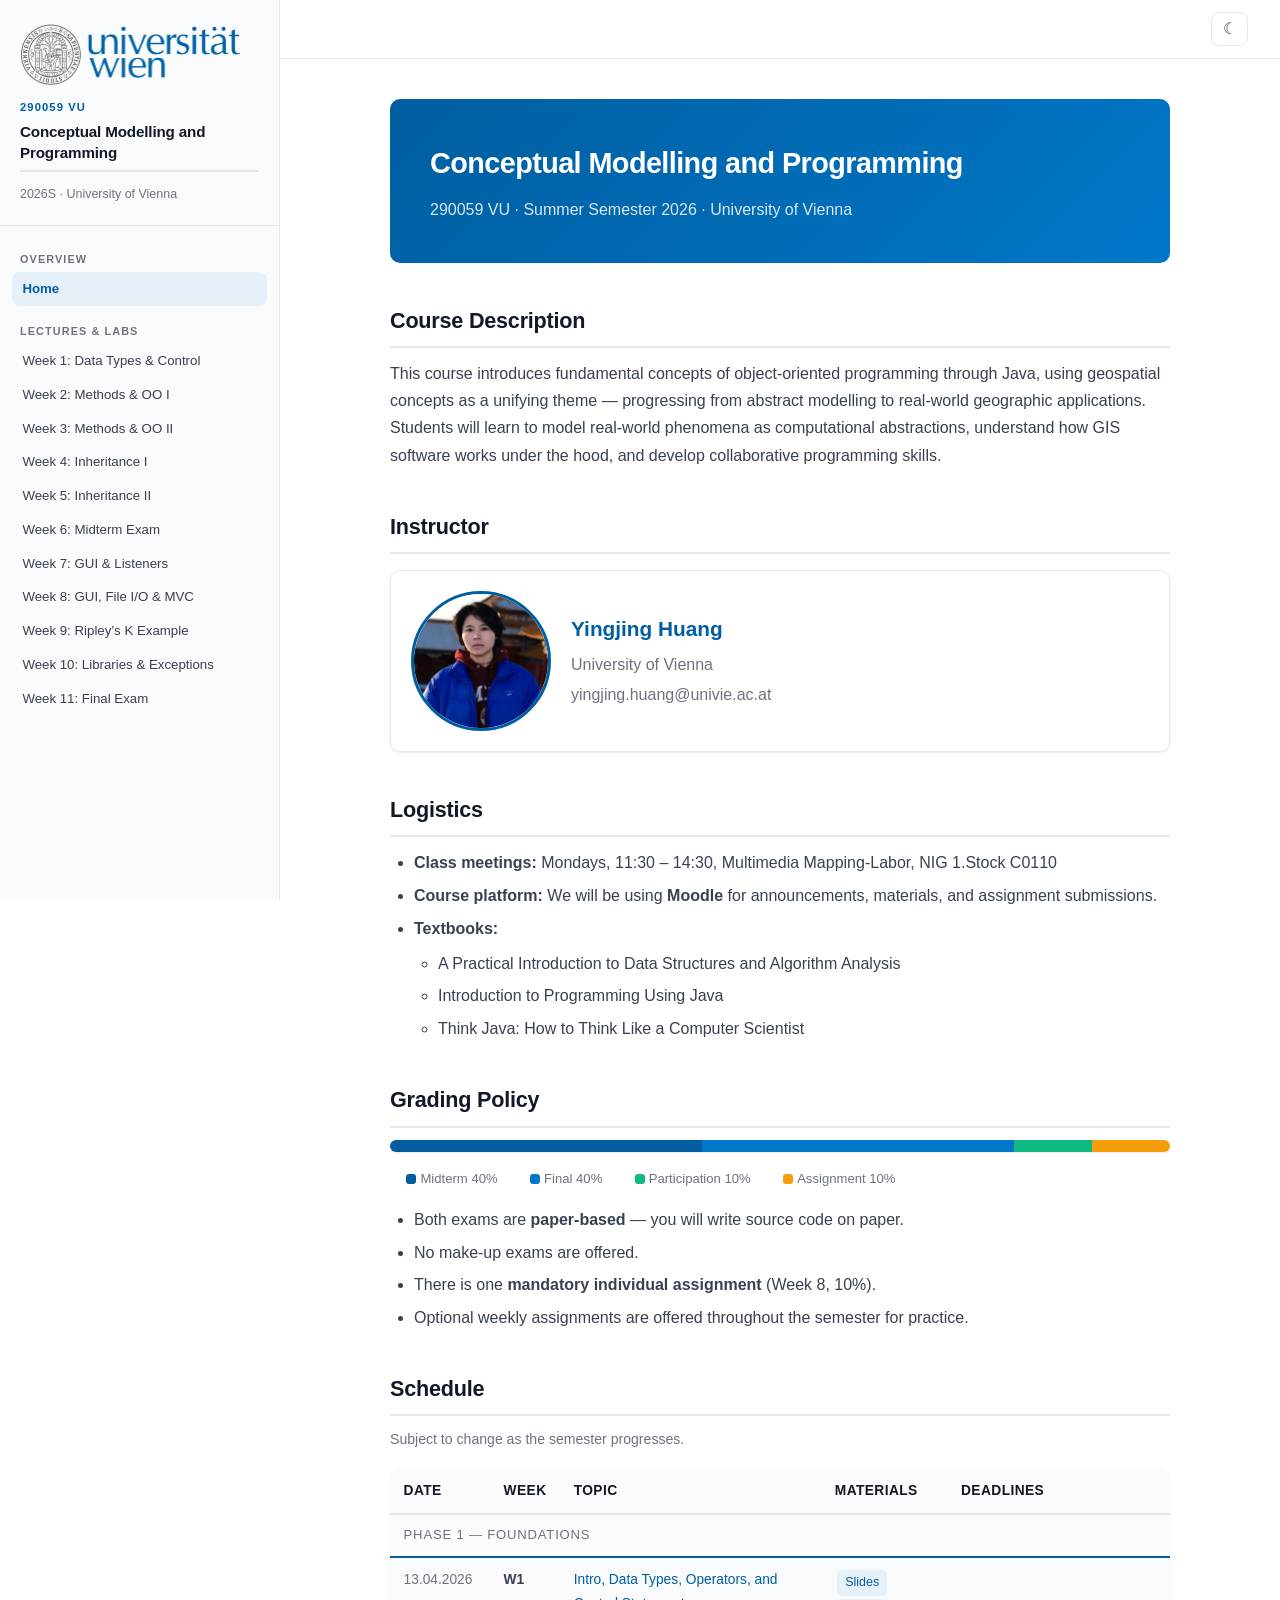
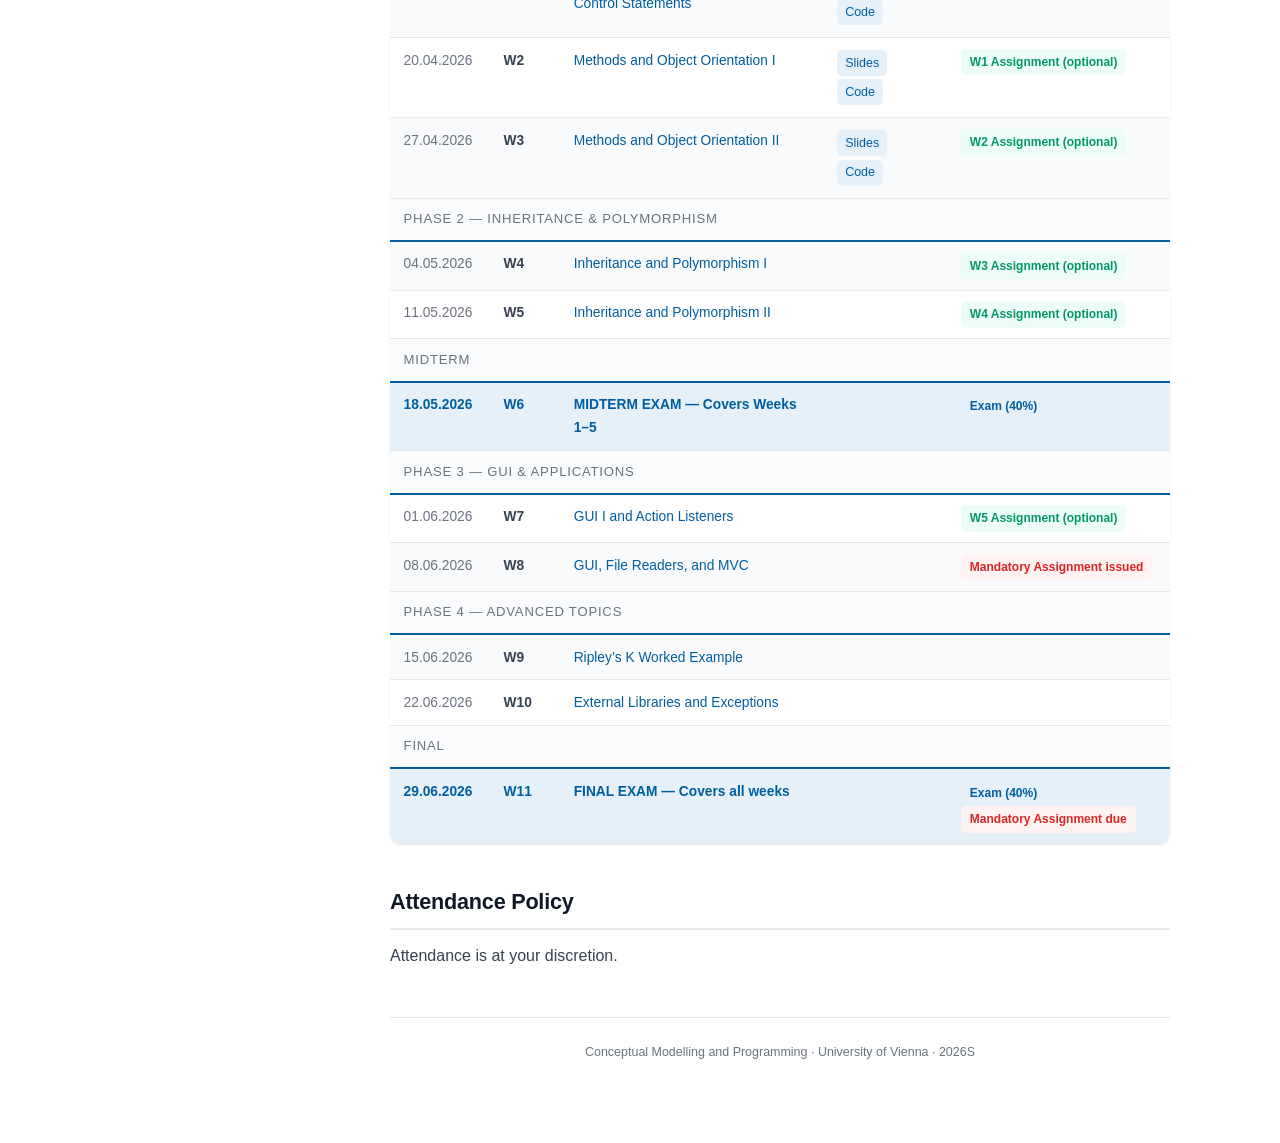
<file: index.html>
<!DOCTYPE html>
<html lang="en">
<head>
  <meta charset="UTF-8">
  <meta name="viewport" content="width=device-width, initial-scale=1.0">
  <title>Conceptual Modelling and Programming (2026S)</title>
  <link rel="stylesheet" href="style.css">
  <style>
    .instructor-card {
      display: flex;
      align-items: center;
      gap: 1.25rem;
      padding: 1.25rem;
      border: 1px solid var(--border);
      border-radius: var(--radius);
      background: var(--bg);
      box-shadow: var(--card-shadow);
      margin: 1rem 0 1.5rem;
    }
    .instructor-card img {
      width: 140px;
      height: 140px;
      border-radius: 50%;
      object-fit: cover;
      border: 3px solid var(--accent);
    }
    .instructor-card .instructor-info h4 {
      font-size: 1.3rem;
      color: var(--heading);
      margin-bottom: 0.3rem;
    }
    .instructor-card .instructor-info p {
      font-size: 1rem;
      color: var(--text-muted);
      margin-bottom: 0.15rem;
    }
    .schedule-table th,
    .schedule-table td {
      vertical-align: top;
      font-size: 0.86rem;
    }
    .schedule-table td:first-child {
      white-space: nowrap;
      font-weight: 500;
      color: var(--text-muted);
      width: 100px;
    }
    .schedule-table td:nth-child(2) {
      white-space: nowrap;
      width: 50px;
      font-weight: 600;
    }
    .phase-header td {
      background: var(--bg-sidebar);
      font-weight: 700;
      font-size: 0.82rem;
      text-transform: uppercase;
      letter-spacing: 0.06em;
      color: var(--accent);
      padding: 0.6rem 0.85rem;
      border-bottom: 2px solid var(--accent);
    }
    .schedule-table .lecture-row td:nth-child(3) {
      color: var(--heading);
      font-weight: 500;
    }
    .schedule-table .exam-row td {
      background: var(--tag-bg);
      font-weight: 600;
      color: var(--accent);
    }
    .material-link {
      display: inline-block;
      font-size: 0.78rem;
      padding: 0.15rem 0.5rem;
      border-radius: 5px;
      background: var(--accent-light);
      color: var(--accent);
      font-weight: 500;
      margin: 0.1rem 0.15rem;
      transition: all 0.15s;
    }
    .material-link:hover {
      background: var(--accent);
      color: white;
      text-decoration: none;
    }
    .deadline-tag {
      display: inline-block;
      font-size: 0.75rem;
      padding: 0.2rem 0.55rem;
      border-radius: 5px;
      font-weight: 600;
    }
    .deadline-optional {
      background: #ecfdf5;
      color: #059669;
    }
    [data-theme="dark"] .deadline-optional {
      background: #022c22;
      color: #6ee7b7;
    }
    .deadline-mandatory {
      background: #fef2f2;
      color: #dc2626;
    }
    [data-theme="dark"] .deadline-mandatory {
      background: #450a0a;
      color: #fca5a5;
    }
    .deadline-exam {
      background: var(--tag-bg);
      color: var(--accent);
    }
  </style>
</head>
<body>

<!-- Sidebar -->
<aside class="sidebar" id="sidebar">
  <div class="sidebar-header">
    <img src="img/uni_logo.png" alt="University of Vienna" class="sidebar-logo">
    <div class="course-id">290059 VU</div>
    <h2>Conceptual Modelling and Programming</h2>
    <div class="semester">2026S &middot; University of Vienna</div>
  </div>
  <nav>
    <div class="nav-section">
      <div class="nav-section-title">Overview</div>
      <a href="index.html" class="active">Home</a>
    </div>
    <div class="nav-section">
      <div class="nav-section-title">Lectures &amp; Labs</div>
      <a href="week1.html">Week 1: Data Types &amp; Control</a>
      <a href="week2.html">Week 2: Methods &amp; OO I</a>
      <a href="week3.html">Week 3: Methods &amp; OO II</a>
      <a href="week4.html">Week 4: Inheritance I</a>
      <a href="week5.html">Week 5: Inheritance II</a>
      <a href="week6.html">Week 6: Midterm Exam</a>
      <a href="week7.html">Week 7: GUI &amp; Listeners</a>
      <a href="week8.html">Week 8: GUI, File I/O &amp; MVC</a>
      <a href="week9.html">Week 9: Ripley&rsquo;s K Example</a>
      <a href="week10.html">Week 10: Libraries &amp; Exceptions</a>
      <a href="week11.html">Week 11: Final Exam</a>
    </div>
  </nav>
</aside>

<!-- Backdrop for mobile -->
<div class="sidebar-backdrop" id="backdrop"></div>

<!-- Main -->
<div class="main">
  <div class="topbar">
    <button class="menu-toggle" id="menuToggle" aria-label="Toggle sidebar">&#9776;</button>
    <button class="theme-toggle" id="themeToggle" aria-label="Toggle dark mode">&#9790;</button>
  </div>

  <div class="content">

    <div class="hero">
      <h1>Conceptual Modelling and Programming</h1>
      <p class="subtitle">290059 VU &middot; Summer Semester 2026 &middot; University of Vienna</p>
    </div>

    <!-- Course Description -->
    <h2>Course Description</h2>
    <p>This course introduces fundamental concepts of object-oriented programming through Java, using geospatial concepts as a unifying theme &mdash; progressing from abstract modelling to real-world geographic applications. Students will learn to model real-world phenomena as computational abstractions, understand how GIS software works under the hood, and develop collaborative programming skills.</p>

    <!-- Instructor -->
    <h2>Instructor</h2>
    <div class="instructor-card">
      <img src="img/Yingjing.jpg" alt="Yingjing Huang">
      <div class="instructor-info">
        <h4><a href="https://yingjinghuang.github.io/" target="_blank">Yingjing Huang</a></h4>
        <p>University of Vienna</p>
        <p>yingjing.huang@univie.ac.at</p>
      </div>
    </div>

    <!-- Logistics -->
    <h2>Logistics</h2>
    <ul>
      <li><strong>Class meetings:</strong> Mondays, 11:30 &ndash; 14:30, Multimedia Mapping-Labor, NIG 1.Stock C0110</li>
      <li><strong>Course platform:</strong> We will be using <strong>Moodle</strong> for announcements, materials, and assignment submissions.</li>
      <li><strong>Textbooks:</strong>
        <ul>
          <li>A Practical Introduction to Data Structures and Algorithm Analysis</li>
          <li>Introduction to Programming Using Java</li>
          <li>Think Java: How to Think Like a Computer Scientist</li>
        </ul>
      </li>
    </ul>

    <!-- Grading Policy -->
    <h2>Grading Policy</h2>
    <div class="grading-bar">
      <div style="width:40%; background:#005ea0;"></div>
      <div style="width:40%; background:#0077c8;"></div>
      <div style="width:10%; background:#10b981;"></div>
      <div style="width:10%; background:#f59e0b;"></div>
    </div>
    <div class="grading-legend">
      <span><span style="background:#005ea0;display:inline-block;width:10px;height:10px;border-radius:3px;margin-right:4px;vertical-align:middle;"></span>Midterm 40%</span>
      <span><span style="background:#0077c8;display:inline-block;width:10px;height:10px;border-radius:3px;margin-right:4px;vertical-align:middle;"></span>Final 40%</span>
      <span><span style="background:#10b981;display:inline-block;width:10px;height:10px;border-radius:3px;margin-right:4px;vertical-align:middle;"></span>Participation 10%</span>
      <span><span style="background:#f59e0b;display:inline-block;width:10px;height:10px;border-radius:3px;margin-right:4px;vertical-align:middle;"></span>Assignment 10%</span>
    </div>
    <ul style="margin-top:1rem;">
      <li>Both exams are <strong>paper-based</strong> &mdash; you will write source code on paper.</li>
      <li>No make-up exams are offered.</li>
      <li>There is one <strong>mandatory individual assignment</strong> (Week 8, 10%).</li>
      <li>Optional weekly assignments are offered throughout the semester for practice.</li>
    </ul>

    <!-- Schedule -->
    <h2>Schedule</h2>
    <p style="font-size:0.88rem; color:var(--text-muted);">Subject to change as the semester progresses.</p>

    <table class="schedule-table">
      <thead>
        <tr>
          <th>Date</th>
          <th>Week</th>
          <th>Topic</th>
          <th>Materials</th>
          <th>Deadlines</th>
        </tr>
      </thead>
      <tbody>
        <tr class="phase-header">
          <td colspan="5">Phase 1 &mdash; Foundations</td>
        </tr>
        <tr class="lecture-row">
          <td>13.04.2026</td>
          <td>W1</td>
          <td><a href="week1.html">Intro, Data Types, Operators, and Control Statements</a></td>
          <td>
            <a href="slides/Week1.pdf" class="material-link" target="_blank">Slides</a>
            <a href="code/week1/Week1.zip" class="material-link" target="_blank">Code</a>
          </td>
          <td></td>
        </tr>
        <tr class="lecture-row">
          <td>20.04.2026</td>
          <td>W2</td>
          <td><a href="week2.html">Methods and Object Orientation I</a></td>
          <td>
            <a href="slides/Week2.pdf" class="material-link" target="_blank">Slides</a>
            <a href="code/week2/Week2.zip" class="material-link" target="_blank">Code</a>
          </td>
          <td><span class="deadline-tag deadline-optional">W1 Assignment (optional)</span></td>
        </tr>
        <tr class="lecture-row">
          <td>27.04.2026</td>
          <td>W3</td>
          <td><a href="week3.html">Methods and Object Orientation II</a></td>
          <td>
            <a href="slides/Week3.pdf" class="material-link" target="_blank">Slides</a>
            <a href="code/week3/Week3.zip" class="material-link" target="_blank">Code</a>
          </td>
          <td><span class="deadline-tag deadline-optional">W2 Assignment (optional)</span></td>
        </tr>

        <tr class="phase-header">
          <td colspan="5">Phase 2 &mdash; Inheritance &amp; Polymorphism</td>
        </tr>
        <tr class="lecture-row">
          <td>04.05.2026</td>
          <td>W4</td>
          <td><a href="week4.html">Inheritance and Polymorphism I</a></td>
          <td></td>
          <td><span class="deadline-tag deadline-optional">W3 Assignment (optional)</span></td>
        </tr>
        <tr class="lecture-row">
          <td>11.05.2026</td>
          <td>W5</td>
          <td><a href="week5.html">Inheritance and Polymorphism II</a></td>
          <td></td>
          <td><span class="deadline-tag deadline-optional">W4 Assignment (optional)</span></td>
        </tr>

        <tr class="phase-header">
          <td colspan="5">Midterm</td>
        </tr>
        <tr class="exam-row">
          <td>18.05.2026</td>
          <td>W6</td>
          <td><a href="week6.html"><strong>MIDTERM EXAM</strong></a> &mdash; Covers Weeks 1&ndash;5</td>
          <td></td>
          <td><span class="deadline-tag deadline-exam">Exam (40%)</span></td>
        </tr>

        <tr class="phase-header">
          <td colspan="5">Phase 3 &mdash; GUI &amp; Applications</td>
        </tr>
        <tr class="lecture-row">
          <td>01.06.2026</td>
          <td>W7</td>
          <td><a href="week7.html">GUI I and Action Listeners</a></td>
          <td></td>
          <td><span class="deadline-tag deadline-optional">W5 Assignment (optional)</span></td>
        </tr>
        <tr class="lecture-row">
          <td>08.06.2026</td>
          <td>W8</td>
          <td><a href="week8.html">GUI, File Readers, and MVC</a></td>
          <td></td>
          <td><span class="deadline-tag deadline-mandatory">Mandatory Assignment issued</span></td>
        </tr>

        <tr class="phase-header">
          <td colspan="5">Phase 4 &mdash; Advanced Topics</td>
        </tr>
        <tr class="lecture-row">
          <td>15.06.2026</td>
          <td>W9</td>
          <td><a href="week9.html">Ripley&rsquo;s K Worked Example</a></td>
          <td></td>
          <td></td>
        </tr>
        <tr class="lecture-row">
          <td>22.06.2026</td>
          <td>W10</td>
          <td><a href="week10.html">External Libraries and Exceptions</a></td>
          <td></td>
          <td></td>
        </tr>

        <tr class="phase-header">
          <td colspan="5">Final</td>
        </tr>
        <tr class="exam-row">
          <td>29.06.2026</td>
          <td>W11</td>
          <td><a href="week11.html"><strong>FINAL EXAM</strong></a> &mdash; Covers all weeks</td>
          <td></td>
          <td><span class="deadline-tag deadline-exam">Exam (40%)</span> <span class="deadline-tag deadline-mandatory">Mandatory Assignment due</span></td>
        </tr>
      </tbody>
    </table>

    <!-- Attendance -->
    <h2>Attendance Policy</h2>
    <p>Attendance is at your discretion.</p>

    <div class="footer">
      <p>Conceptual Modelling and Programming &middot; University of Vienna &middot; 2026S</p>
    </div>
  </div>
</div>

<script src="script.js"></script>
</body>
</html>
</file>
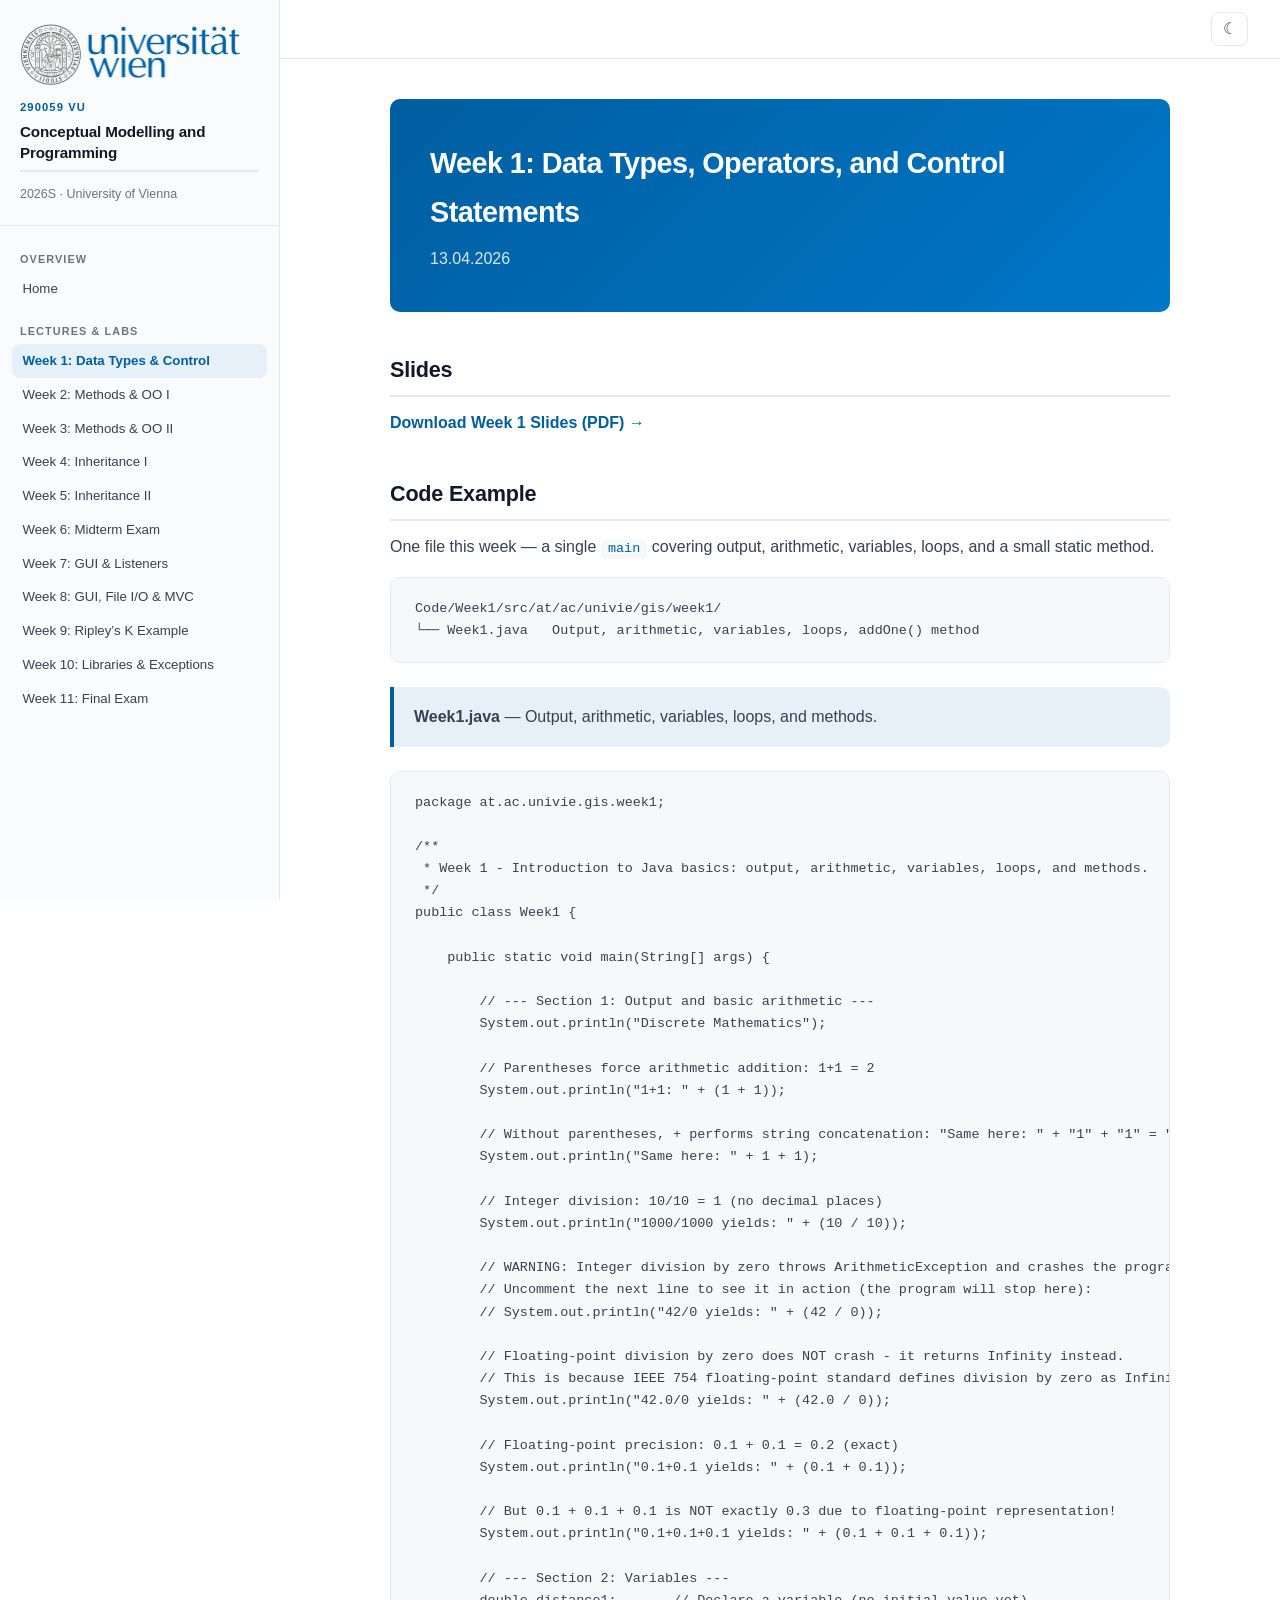
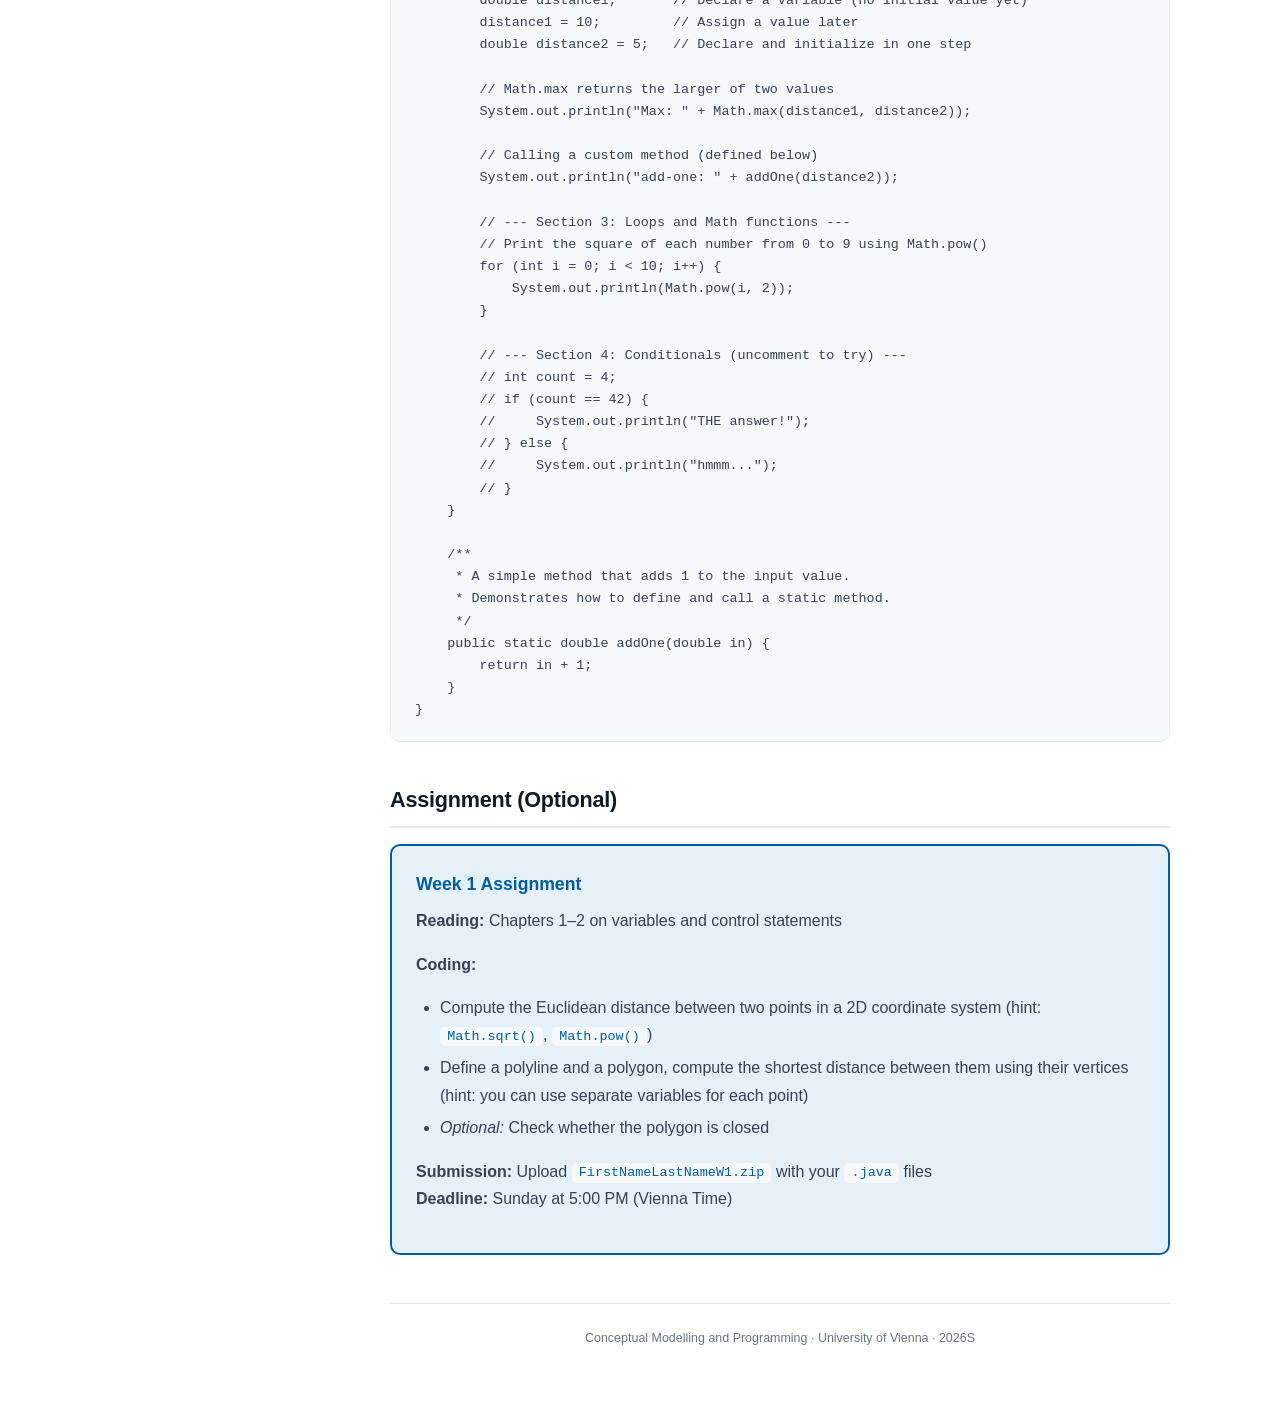
<file: week1.html>
<!DOCTYPE html>
<html lang="en">
<head>
  <meta charset="UTF-8">
  <meta name="viewport" content="width=device-width, initial-scale=1.0">
  <title>Week 1: Data Types, Operators &amp; Control Statements - CMP 2026S</title>
  <link rel="stylesheet" href="style.css">
</head>
<body>

<aside class="sidebar" id="sidebar">
  <div class="sidebar-header">
    <img src="img/uni_logo.png" alt="University of Vienna" class="sidebar-logo">
    <div class="course-id">290059 VU</div>
    <h2>Conceptual Modelling and Programming</h2>
    <div class="semester">2026S &middot; University of Vienna</div>
  </div>
  <nav>
    <div class="nav-section">
      <div class="nav-section-title">Overview</div>
      <a href="index.html">Home</a>
    </div>
    <div class="nav-section">
      <div class="nav-section-title">Lectures &amp; Labs</div>
      <a href="week1.html" class="active">Week 1: Data Types &amp; Control</a>
      <a href="week2.html">Week 2: Methods &amp; OO I</a>
      <a href="week3.html">Week 3: Methods &amp; OO II</a>
      <a href="week4.html">Week 4: Inheritance I</a>
      <a href="week5.html">Week 5: Inheritance II</a>
      <a href="week6.html">Week 6: Midterm Exam</a>
      <a href="week7.html">Week 7: GUI &amp; Listeners</a>
      <a href="week8.html">Week 8: GUI, File I/O &amp; MVC</a>
      <a href="week9.html">Week 9: Ripley&rsquo;s K Example</a>
      <a href="week10.html">Week 10: Libraries &amp; Exceptions</a>
      <a href="week11.html">Week 11: Final Exam</a>
    </div>
  </nav>
</aside>

<div class="sidebar-backdrop" id="backdrop"></div>

<div class="main">
  <div class="topbar">
    <button class="menu-toggle" id="menuToggle" aria-label="Toggle sidebar">&#9776;</button>
    <button class="theme-toggle" id="themeToggle" aria-label="Toggle dark mode">&#9790;</button>
  </div>

  <div class="content">

    <div class="hero">
      <h1>Week 1: Data Types, Operators, and Control Statements</h1>
      <p class="subtitle">13.04.2026</p>
    </div>

    <h2>Slides</h2>
    <p><a href="slides/Week1.pdf" style="font-weight:600;" target="_blank">Download Week 1 Slides (PDF) &rarr;</a></p>

    <h2>Code Example</h2>

    <p>One file this week &mdash; a single <code>main</code> covering output, arithmetic, variables, loops, and a small static method.</p>

    <pre><code>Code/Week1/src/at/ac/univie/gis/week1/
└── Week1.java   Output, arithmetic, variables, loops, addOne() method</code></pre>

    <div class="info-box">
      <p><strong>Week1.java</strong> &mdash; Output, arithmetic, variables, loops, and methods.</p>
    </div>

    <pre><code>package at.ac.univie.gis.week1;

/**
 * Week 1 - Introduction to Java basics: output, arithmetic, variables, loops, and methods.
 */
public class Week1 {

    public static void main(String[] args) {

        // --- Section 1: Output and basic arithmetic ---
        System.out.println("Discrete Mathematics");

        // Parentheses force arithmetic addition: 1+1 = 2
        System.out.println("1+1: " + (1 + 1));

        // Without parentheses, + performs string concatenation: "Same here: " + "1" + "1" = "Same here: 11"
        System.out.println("Same here: " + 1 + 1);

        // Integer division: 10/10 = 1 (no decimal places)
        System.out.println("1000/1000 yields: " + (10 / 10));

        // WARNING: Integer division by zero throws ArithmeticException and crashes the program!
        // Uncomment the next line to see it in action (the program will stop here):
        // System.out.println("42/0 yields: " + (42 / 0));

        // Floating-point division by zero does NOT crash - it returns Infinity instead.
        // This is because IEEE 754 floating-point standard defines division by zero as Infinity.
        System.out.println("42.0/0 yields: " + (42.0 / 0));

        // Floating-point precision: 0.1 + 0.1 = 0.2 (exact)
        System.out.println("0.1+0.1 yields: " + (0.1 + 0.1));

        // But 0.1 + 0.1 + 0.1 is NOT exactly 0.3 due to floating-point representation!
        System.out.println("0.1+0.1+0.1 yields: " + (0.1 + 0.1 + 0.1));

        // --- Section 2: Variables ---
        double distance1;       // Declare a variable (no initial value yet)
        distance1 = 10;         // Assign a value later
        double distance2 = 5;   // Declare and initialize in one step

        // Math.max returns the larger of two values
        System.out.println("Max: " + Math.max(distance1, distance2));

        // Calling a custom method (defined below)
        System.out.println("add-one: " + addOne(distance2));

        // --- Section 3: Loops and Math functions ---
        // Print the square of each number from 0 to 9 using Math.pow()
        for (int i = 0; i &lt; 10; i++) {
            System.out.println(Math.pow(i, 2));
        }

        // --- Section 4: Conditionals (uncomment to try) ---
        // int count = 4;
        // if (count == 42) {
        //     System.out.println("THE answer!");
        // } else {
        //     System.out.println("hmmm...");
        // }
    }

    /**
     * A simple method that adds 1 to the input value.
     * Demonstrates how to define and call a static method.
     */
    public static double addOne(double in) {
        return in + 1;
    }
}</code></pre>

    <h2>Assignment (Optional)</h2>
    <div class="assignment-box">
      <h3>Week 1 Assignment</h3>
      <p><strong>Reading:</strong> Chapters 1&ndash;2 on variables and control statements</p>
      <p><strong>Coding:</strong></p>
      <ul>
        <li>Compute the Euclidean distance between two points in a 2D coordinate system (hint: <code>Math.sqrt()</code>, <code>Math.pow()</code>)</li>
        <li>Define a polyline and a polygon, compute the shortest distance between them using their vertices (hint: you can use separate variables for each point)</li>
        <li><em>Optional:</em> Check whether the polygon is closed</li>
      </ul>
      <p><strong>Submission:</strong> Upload <code>FirstNameLastNameW1.zip</code> with your <code>.java</code> files<br>
      <strong>Deadline:</strong> Sunday at 5:00 PM (Vienna Time)</p>
    </div>

    <div class="footer">
      <p>Conceptual Modelling and Programming &middot; University of Vienna &middot; 2026S</p>
    </div>
  </div>
</div>

<script src="script.js"></script>
</body>
</html>
</file>
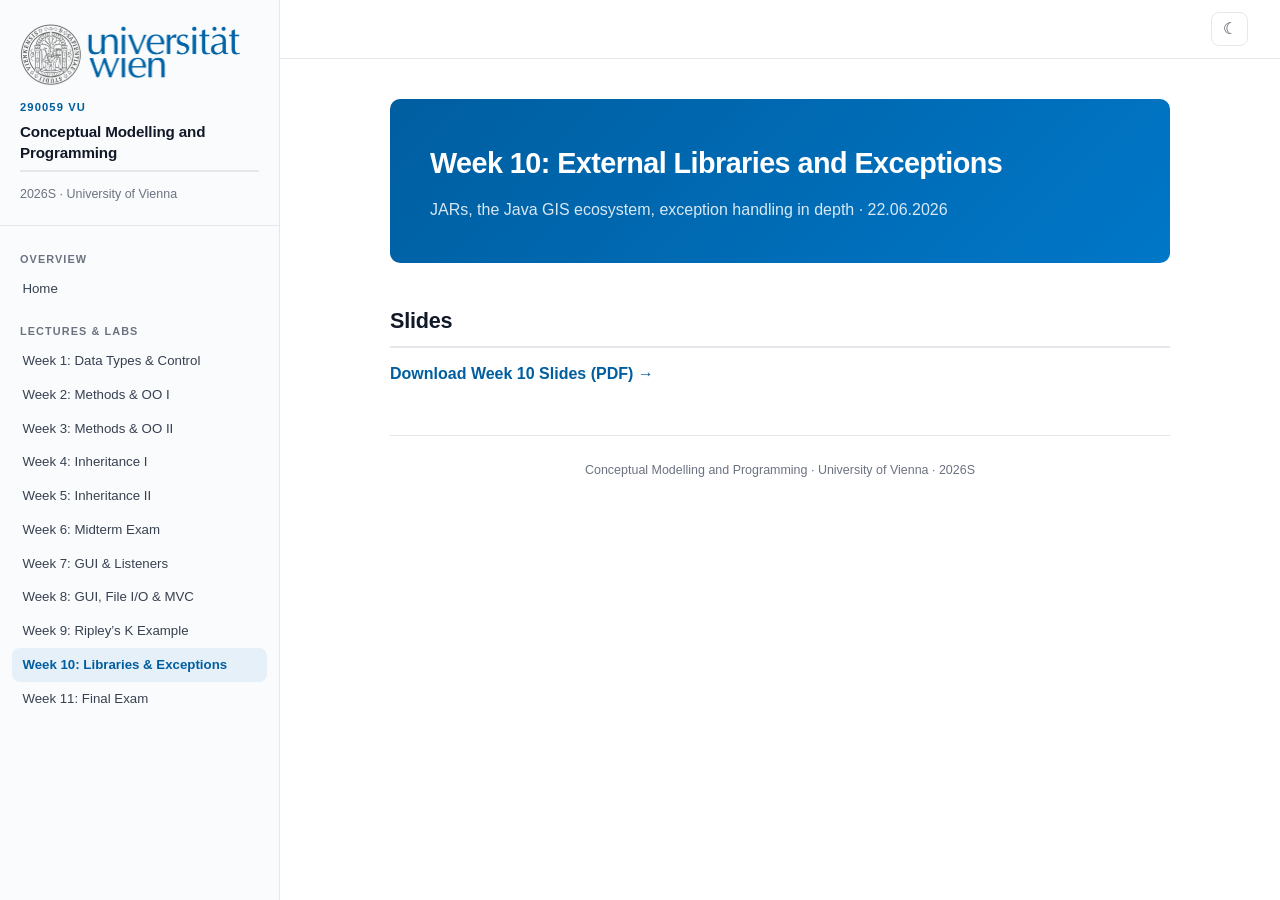
<file: week10.html>
<!DOCTYPE html>
<html lang="en">
<head>
  <meta charset="UTF-8">
  <meta name="viewport" content="width=device-width, initial-scale=1.0">
  <title>Week 10: External Libraries and Exceptions - CMP 2026S</title>
  <link rel="stylesheet" href="style.css">
</head>
<body>

<aside class="sidebar" id="sidebar">
  <div class="sidebar-header">
    <img src="img/uni_logo.png" alt="University of Vienna" class="sidebar-logo">
    <div class="course-id">290059 VU</div>
    <h2>Conceptual Modelling and Programming</h2>
    <div class="semester">2026S &middot; University of Vienna</div>
  </div>
  <nav>
    <div class="nav-section">
      <div class="nav-section-title">Overview</div>
      <a href="index.html">Home</a>
    </div>
    <div class="nav-section">
      <div class="nav-section-title">Lectures &amp; Labs</div>
      <a href="week1.html">Week 1: Data Types &amp; Control</a>
      <a href="week2.html">Week 2: Methods &amp; OO I</a>
      <a href="week3.html">Week 3: Methods &amp; OO II</a>
      <a href="week4.html">Week 4: Inheritance I</a>
      <a href="week5.html">Week 5: Inheritance II</a>
      <a href="week6.html">Week 6: Midterm Exam</a>
      <a href="week7.html">Week 7: GUI &amp; Listeners</a>
      <a href="week8.html">Week 8: GUI, File I/O &amp; MVC</a>
      <a href="week9.html">Week 9: Ripley&rsquo;s K Example</a>
      <a href="week10.html" class="active">Week 10: Libraries &amp; Exceptions</a>
      <a href="week11.html">Week 11: Final Exam</a>
    </div>
  </nav>
</aside>

<div class="sidebar-backdrop" id="backdrop"></div>

<div class="main">
  <div class="topbar">
    <button class="menu-toggle" id="menuToggle" aria-label="Toggle sidebar">&#9776;</button>
    <button class="theme-toggle" id="themeToggle" aria-label="Toggle dark mode">&#9790;</button>
  </div>

  <div class="content">

    <div class="hero">
      <h1>Week 10: External Libraries and Exceptions</h1>
      <p class="subtitle">JARs, the Java GIS ecosystem, exception handling in depth &middot; 22.06.2026</p>
    </div>

    <h2>Slides</h2>
    <p><a href="slides/Week10.pdf" style="font-weight:600;" target="_blank">Download Week 10 Slides (PDF) &rarr;</a></p>

    <!--
    Outline to fill in closer to the lecture date:

    <h2>Topics</h2>
    <ul>
      <li>OpenCSV — reading structured data files into domain objects.</li>
      <li>JMapViewer — geographic data on an OpenStreetMap background.</li>
      <li>Exception handling in depth — Throwable hierarchy, checked vs unchecked,
          try-with-resources, recovery patterns revisited.</li>
      <li>Final exam preview — see week11.html.</li>
    </ul>

    Note on assignments: no separate W10 assignment. The mandatory SIR
    assignment (W8) is due W11, on the day of the final exam.
    -->

    <div class="footer">
      <p>Conceptual Modelling and Programming &middot; University of Vienna &middot; 2026S</p>
    </div>
  </div>
</div>

<script src="script.js"></script>
</body>
</html>
</file>
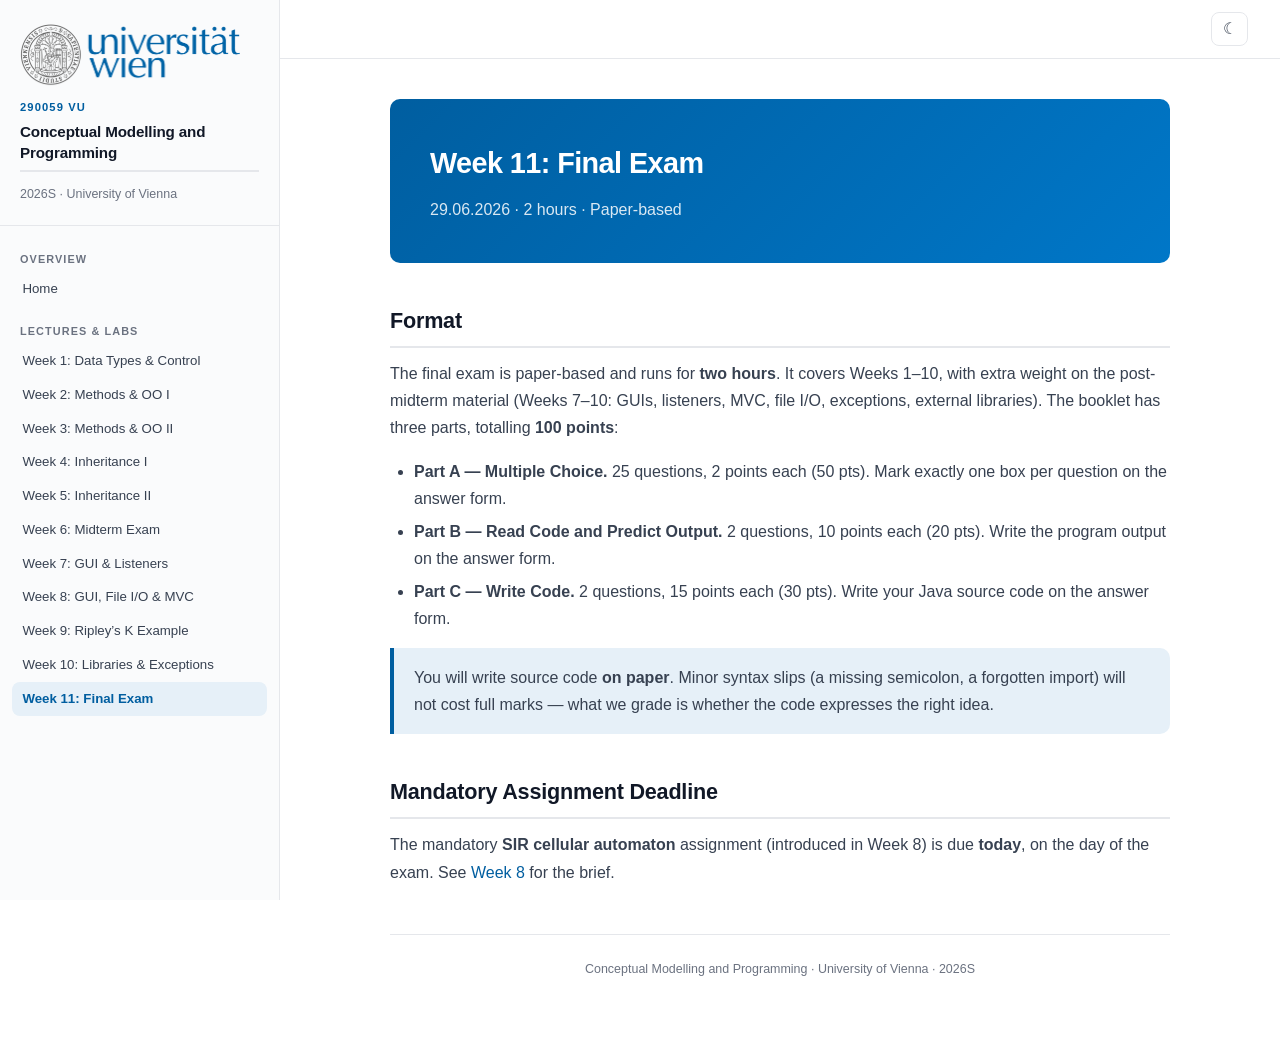
<file: week11.html>
<!DOCTYPE html>
<html lang="en">
<head>
  <meta charset="UTF-8">
  <meta name="viewport" content="width=device-width, initial-scale=1.0">
  <title>Week 11: Final Exam - CMP 2026S</title>
  <link rel="stylesheet" href="style.css">
</head>
<body>

<aside class="sidebar" id="sidebar">
  <div class="sidebar-header">
    <img src="img/uni_logo.png" alt="University of Vienna" class="sidebar-logo">
    <div class="course-id">290059 VU</div>
    <h2>Conceptual Modelling and Programming</h2>
    <div class="semester">2026S &middot; University of Vienna</div>
  </div>
  <nav>
    <div class="nav-section">
      <div class="nav-section-title">Overview</div>
      <a href="index.html">Home</a>
    </div>
    <div class="nav-section">
      <div class="nav-section-title">Lectures &amp; Labs</div>
      <a href="week1.html">Week 1: Data Types &amp; Control</a>
      <a href="week2.html">Week 2: Methods &amp; OO I</a>
      <a href="week3.html">Week 3: Methods &amp; OO II</a>
      <a href="week4.html">Week 4: Inheritance I</a>
      <a href="week5.html">Week 5: Inheritance II</a>
      <a href="week6.html">Week 6: Midterm Exam</a>
      <a href="week7.html">Week 7: GUI &amp; Listeners</a>
      <a href="week8.html">Week 8: GUI, File I/O &amp; MVC</a>
      <a href="week9.html">Week 9: Ripley&rsquo;s K Example</a>
      <a href="week10.html">Week 10: Libraries &amp; Exceptions</a>
      <a href="week11.html" class="active">Week 11: Final Exam</a>
    </div>
  </nav>
</aside>

<div class="sidebar-backdrop" id="backdrop"></div>

<div class="main">
  <div class="topbar">
    <button class="menu-toggle" id="menuToggle" aria-label="Toggle sidebar">&#9776;</button>
    <button class="theme-toggle" id="themeToggle" aria-label="Toggle dark mode">&#9790;</button>
  </div>

  <div class="content">

    <div class="hero">
      <h1>Week 11: Final Exam</h1>
      <p class="subtitle">29.06.2026 &middot; 2 hours &middot; Paper-based</p>
    </div>

    <h2>Format</h2>
    <p>The final exam is paper-based and runs for <strong>two hours</strong>. It covers Weeks 1&ndash;10, with extra weight on the post-midterm material (Weeks 7&ndash;10: GUIs, listeners, MVC, file I/O, exceptions, external libraries). The booklet has three parts, totalling <strong>100 points</strong>:</p>

    <ul>
      <li><strong>Part A &mdash; Multiple Choice.</strong> 25 questions, 2 points each (50 pts). Mark exactly one box per question on the answer form.</li>
      <li><strong>Part B &mdash; Read Code and Predict Output.</strong> 2 questions, 10 points each (20 pts). Write the program output on the answer form.</li>
      <li><strong>Part C &mdash; Write Code.</strong> 2 questions, 15 points each (30 pts). Write your Java source code on the answer form.</li>
    </ul>

    <div class="info-box">
      <p>You will write source code <strong>on paper</strong>. Minor syntax slips (a missing semicolon, a forgotten import) will not cost full marks &mdash; what we grade is whether the code expresses the right idea.</p>
    </div>

    <h2>Mandatory Assignment Deadline</h2>
    <p>The mandatory <strong>SIR cellular automaton</strong> assignment (introduced in Week 8) is due <strong>today</strong>, on the day of the exam. See <a href="week8.html">Week 8</a> for the brief.</p>

    <div class="footer">
      <p>Conceptual Modelling and Programming &middot; University of Vienna &middot; 2026S</p>
    </div>
  </div>
</div>

<script src="script.js"></script>
</body>
</html>
</file>
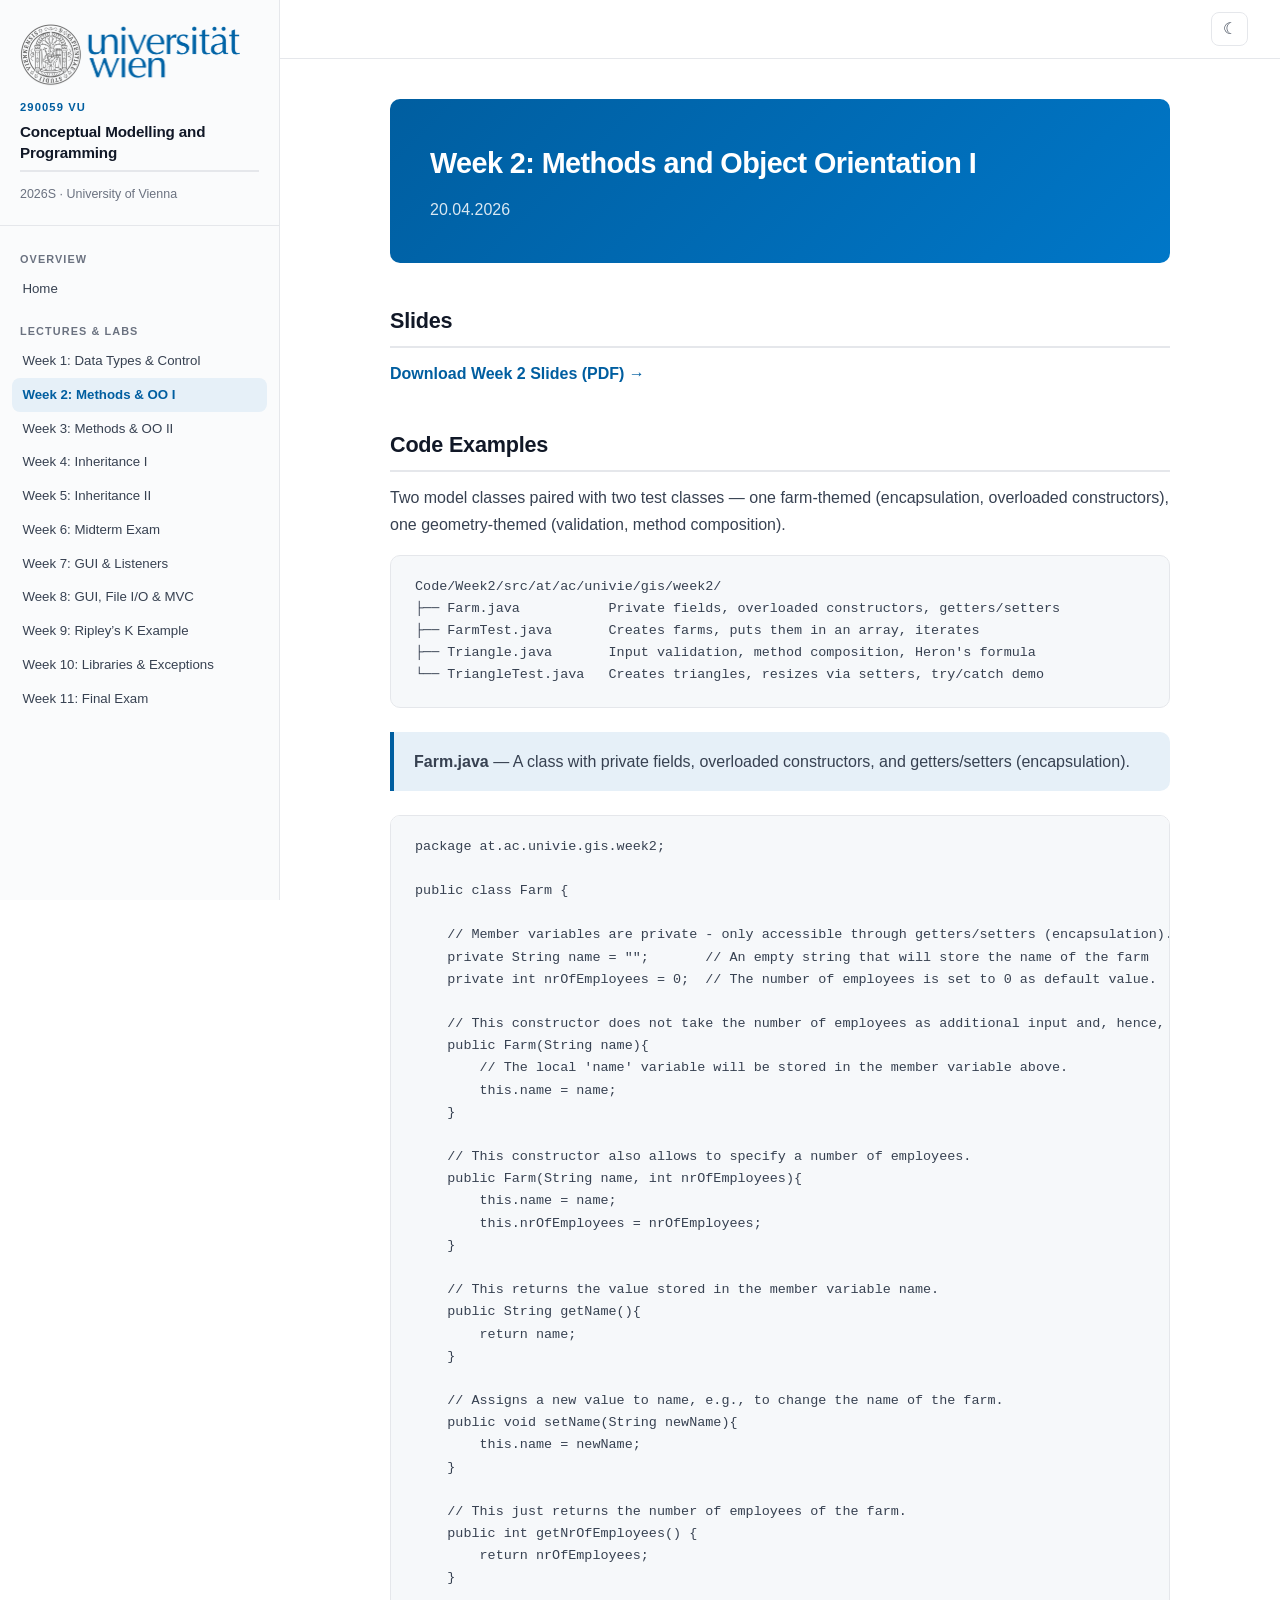
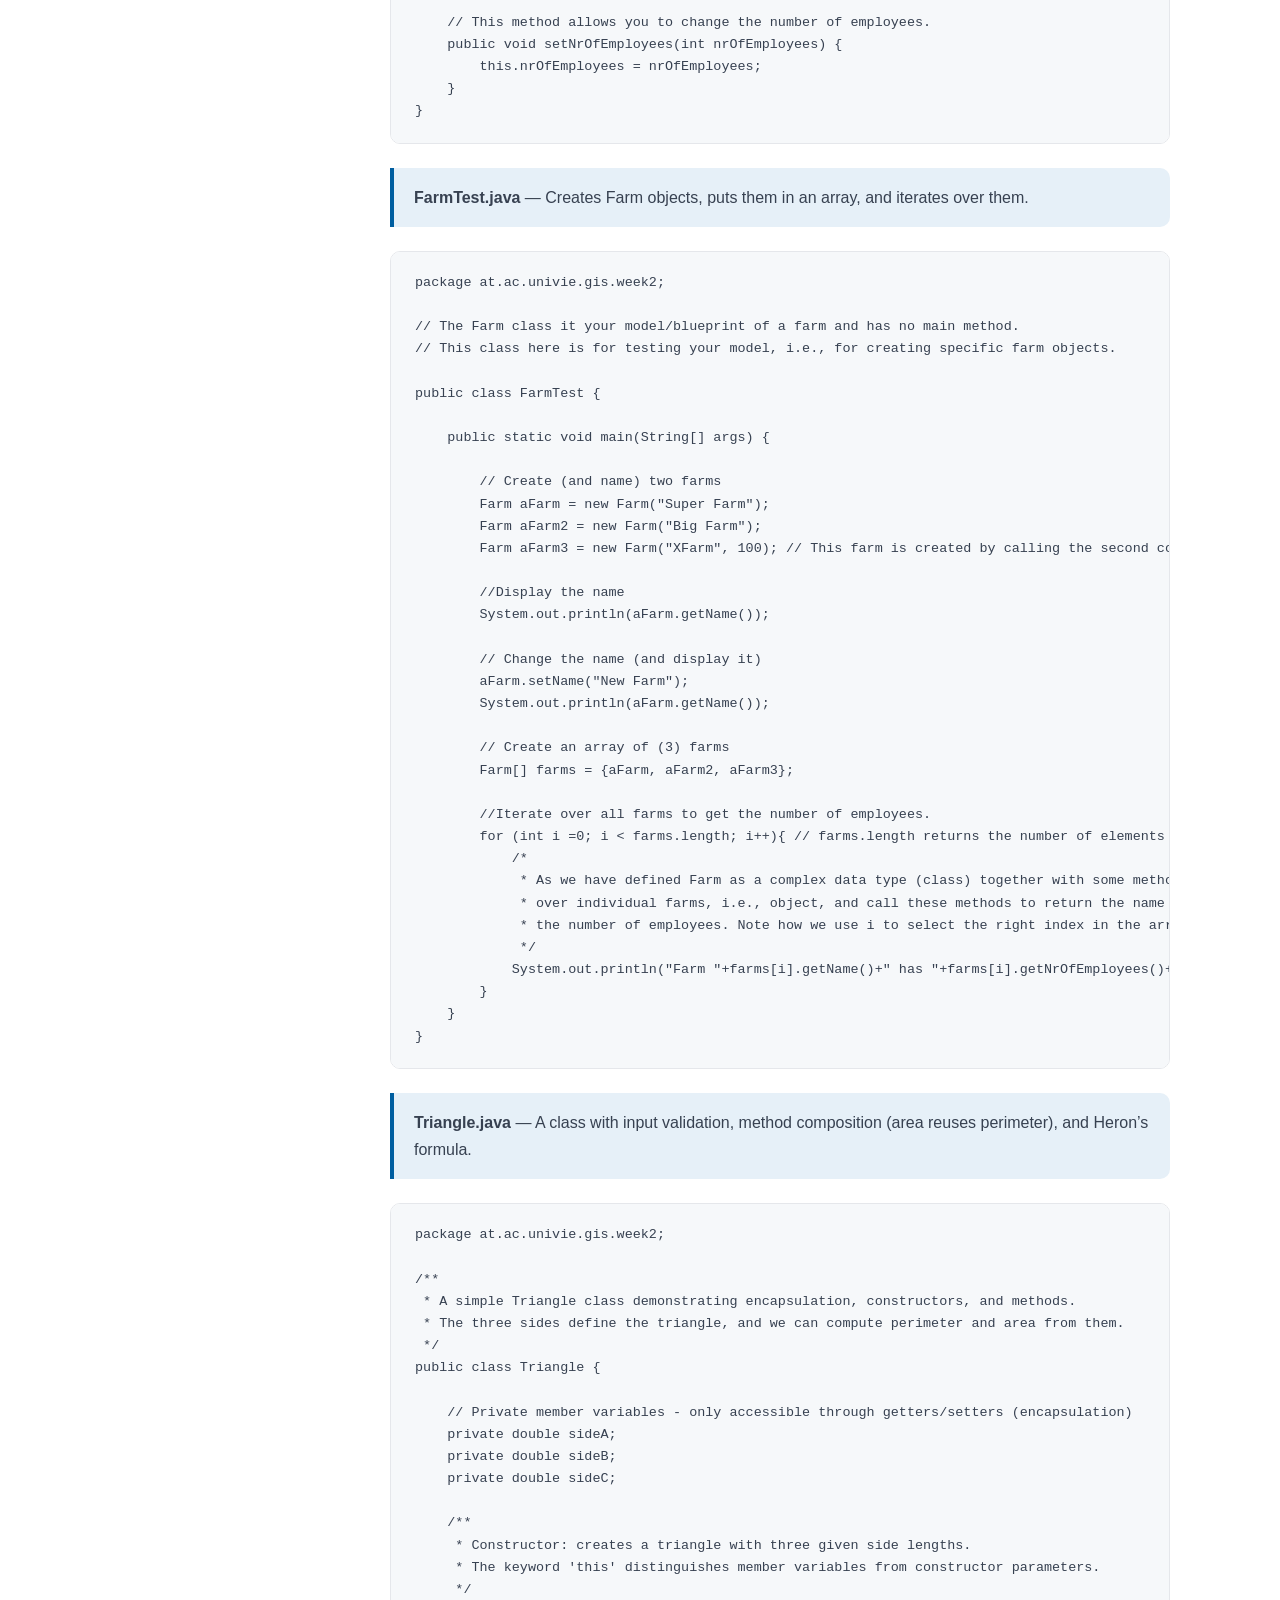
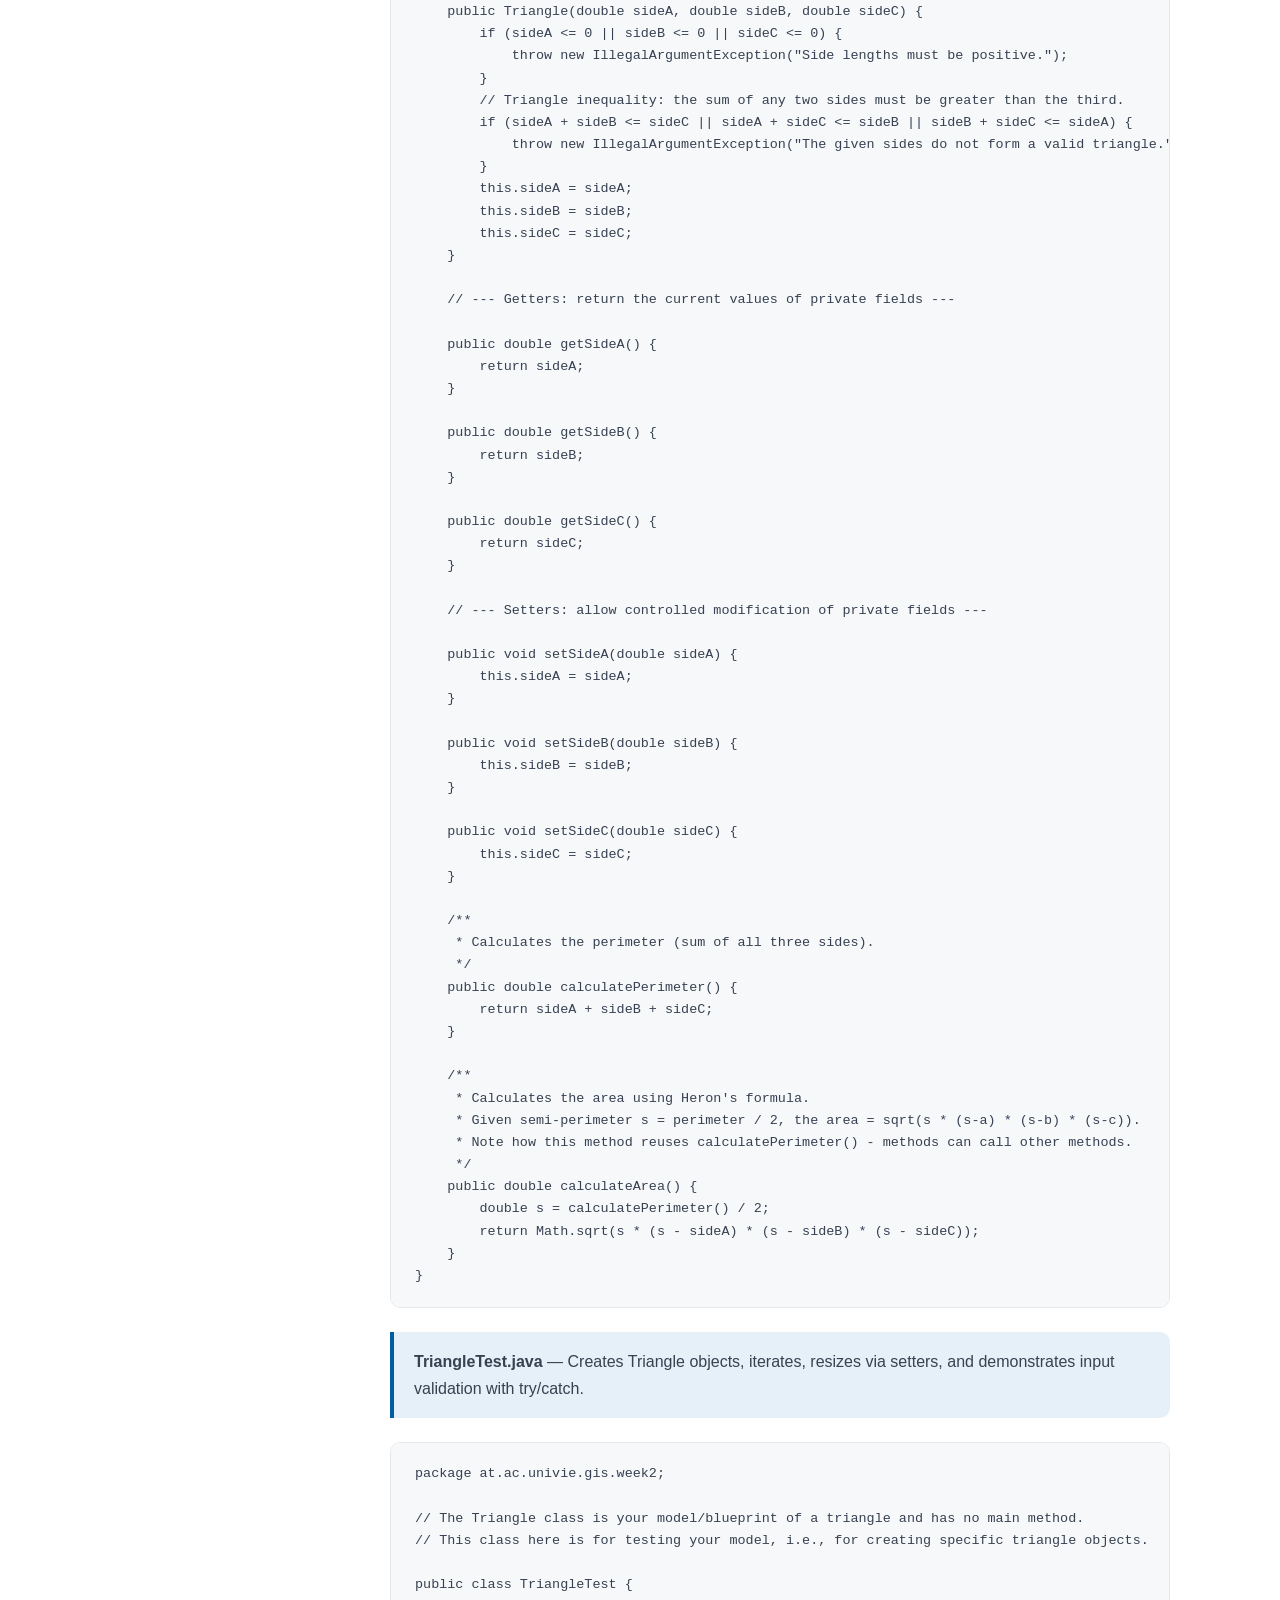
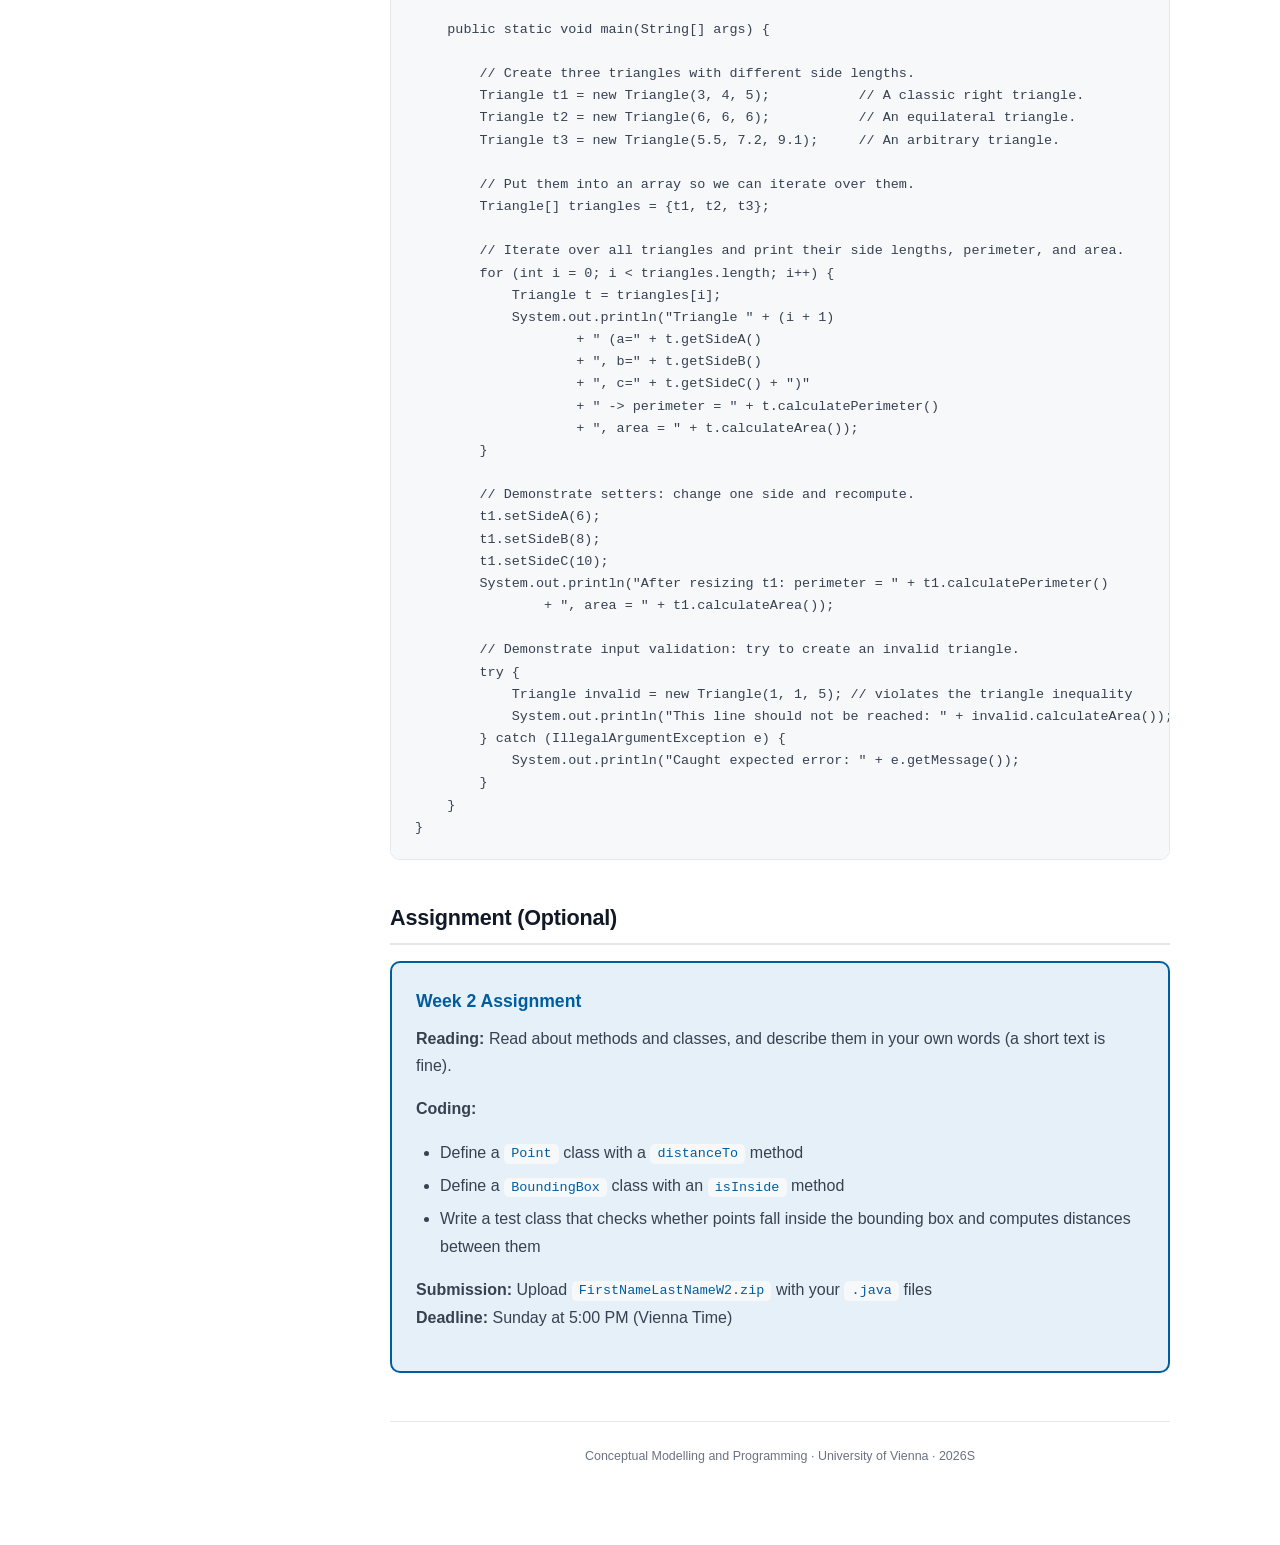
<file: week2.html>
<!DOCTYPE html>
<html lang="en">
<head>
  <meta charset="UTF-8">
  <meta name="viewport" content="width=device-width, initial-scale=1.0">
  <title>Week 2: Methods and Object Orientation I - CMP 2026S</title>
  <link rel="stylesheet" href="style.css">
</head>
<body>

<aside class="sidebar" id="sidebar">
  <div class="sidebar-header">
    <img src="img/uni_logo.png" alt="University of Vienna" class="sidebar-logo">
    <div class="course-id">290059 VU</div>
    <h2>Conceptual Modelling and Programming</h2>
    <div class="semester">2026S &middot; University of Vienna</div>
  </div>
  <nav>
    <div class="nav-section">
      <div class="nav-section-title">Overview</div>
      <a href="index.html">Home</a>
    </div>
    <div class="nav-section">
      <div class="nav-section-title">Lectures &amp; Labs</div>
      <a href="week1.html">Week 1: Data Types &amp; Control</a>
      <a href="week2.html" class="active">Week 2: Methods &amp; OO I</a>
      <a href="week3.html">Week 3: Methods &amp; OO II</a>
      <a href="week4.html">Week 4: Inheritance I</a>
      <a href="week5.html">Week 5: Inheritance II</a>
      <a href="week6.html">Week 6: Midterm Exam</a>
      <a href="week7.html">Week 7: GUI &amp; Listeners</a>
      <a href="week8.html">Week 8: GUI, File I/O &amp; MVC</a>
      <a href="week9.html">Week 9: Ripley&rsquo;s K Example</a>
      <a href="week10.html">Week 10: Libraries &amp; Exceptions</a>
      <a href="week11.html">Week 11: Final Exam</a>
    </div>
  </nav>
</aside>

<div class="sidebar-backdrop" id="backdrop"></div>

<div class="main">
  <div class="topbar">
    <button class="menu-toggle" id="menuToggle" aria-label="Toggle sidebar">&#9776;</button>
    <button class="theme-toggle" id="themeToggle" aria-label="Toggle dark mode">&#9790;</button>
  </div>

  <div class="content">

    <div class="hero">
      <h1>Week 2: Methods and Object Orientation I</h1>
      <p class="subtitle">20.04.2026</p>
    </div>

    <h2>Slides</h2>
    <p><a href="slides/Week2.pdf" style="font-weight:600;" target="_blank">Download Week 2 Slides (PDF) &rarr;</a></p>

    <h2>Code Examples</h2>

    <p>Two model classes paired with two test classes &mdash; one farm-themed (encapsulation, overloaded constructors), one geometry-themed (validation, method composition).</p>

    <pre><code>Code/Week2/src/at/ac/univie/gis/week2/
├── Farm.java           Private fields, overloaded constructors, getters/setters
├── FarmTest.java       Creates farms, puts them in an array, iterates
├── Triangle.java       Input validation, method composition, Heron's formula
└── TriangleTest.java   Creates triangles, resizes via setters, try/catch demo</code></pre>

    <div class="info-box">
      <p><strong>Farm.java</strong> &mdash; A class with private fields, overloaded constructors, and getters/setters (encapsulation).</p>
    </div>

    <pre><code>package at.ac.univie.gis.week2;

public class Farm {

    // Member variables are private - only accessible through getters/setters (encapsulation).
    private String name = "";       // An empty string that will store the name of the farm
    private int nrOfEmployees = 0;  // The number of employees is set to 0 as default value.

    // This constructor does not take the number of employees as additional input and, hence, it will remain 0.
    public Farm(String name){
        // The local 'name' variable will be stored in the member variable above.
        this.name = name;
    }

    // This constructor also allows to specify a number of employees.
    public Farm(String name, int nrOfEmployees){
        this.name = name;
        this.nrOfEmployees = nrOfEmployees;
    }

    // This returns the value stored in the member variable name.
    public String getName(){
        return name;
    }

    // Assigns a new value to name, e.g., to change the name of the farm.
    public void setName(String newName){
        this.name = newName;
    }

    // This just returns the number of employees of the farm.
    public int getNrOfEmployees() {
        return nrOfEmployees;
    }

    // This method allows you to change the number of employees.
    public void setNrOfEmployees(int nrOfEmployees) {
        this.nrOfEmployees = nrOfEmployees;
    }
}</code></pre>

    <div class="info-box">
      <p><strong>FarmTest.java</strong> &mdash; Creates Farm objects, puts them in an array, and iterates over them.</p>
    </div>

    <pre><code>package at.ac.univie.gis.week2;

// The Farm class it your model/blueprint of a farm and has no main method.
// This class here is for testing your model, i.e., for creating specific farm objects.

public class FarmTest {

    public static void main(String[] args) {

        // Create (and name) two farms
        Farm aFarm = new Farm("Super Farm");
        Farm aFarm2 = new Farm("Big Farm");
        Farm aFarm3 = new Farm("XFarm", 100); // This farm is created by calling the second constructor.

        //Display the name
        System.out.println(aFarm.getName());

        // Change the name (and display it)
        aFarm.setName("New Farm");
        System.out.println(aFarm.getName());

        // Create an array of (3) farms
        Farm[] farms = {aFarm, aFarm2, aFarm3};

        //Iterate over all farms to get the number of employees.
        for (int i =0; i &lt; farms.length; i++){ // farms.length returns the number of elements in the array
            /*
             * As we have defined Farm as a complex data type (class) together with some method, we can iterate
             * over individual farms, i.e., object, and call these methods to return the name of the farms and
             * the number of employees. Note how we use i to select the right index in the array of farms.
             */
            System.out.println("Farm "+farms[i].getName()+" has "+farms[i].getNrOfEmployees()+" employees.");
        }
    }
}</code></pre>

    <div class="info-box">
      <p><strong>Triangle.java</strong> &mdash; A class with input validation, method composition (area reuses perimeter), and Heron&rsquo;s formula.</p>
    </div>

    <pre><code>package at.ac.univie.gis.week2;

/**
 * A simple Triangle class demonstrating encapsulation, constructors, and methods.
 * The three sides define the triangle, and we can compute perimeter and area from them.
 */
public class Triangle {

    // Private member variables - only accessible through getters/setters (encapsulation)
    private double sideA;
    private double sideB;
    private double sideC;

    /**
     * Constructor: creates a triangle with three given side lengths.
     * The keyword 'this' distinguishes member variables from constructor parameters.
     */
    public Triangle(double sideA, double sideB, double sideC) {
        if (sideA &lt;= 0 || sideB &lt;= 0 || sideC &lt;= 0) {
            throw new IllegalArgumentException("Side lengths must be positive.");
        }
        // Triangle inequality: the sum of any two sides must be greater than the third.
        if (sideA + sideB &lt;= sideC || sideA + sideC &lt;= sideB || sideB + sideC &lt;= sideA) {
            throw new IllegalArgumentException("The given sides do not form a valid triangle.");
        }
        this.sideA = sideA;
        this.sideB = sideB;
        this.sideC = sideC;
    }

    // --- Getters: return the current values of private fields ---

    public double getSideA() {
        return sideA;
    }

    public double getSideB() {
        return sideB;
    }

    public double getSideC() {
        return sideC;
    }

    // --- Setters: allow controlled modification of private fields ---

    public void setSideA(double sideA) {
        this.sideA = sideA;
    }

    public void setSideB(double sideB) {
        this.sideB = sideB;
    }

    public void setSideC(double sideC) {
        this.sideC = sideC;
    }

    /**
     * Calculates the perimeter (sum of all three sides).
     */
    public double calculatePerimeter() {
        return sideA + sideB + sideC;
    }

    /**
     * Calculates the area using Heron's formula.
     * Given semi-perimeter s = perimeter / 2, the area = sqrt(s * (s-a) * (s-b) * (s-c)).
     * Note how this method reuses calculatePerimeter() - methods can call other methods.
     */
    public double calculateArea() {
        double s = calculatePerimeter() / 2;
        return Math.sqrt(s * (s - sideA) * (s - sideB) * (s - sideC));
    }
}</code></pre>

    <div class="info-box">
      <p><strong>TriangleTest.java</strong> &mdash; Creates Triangle objects, iterates, resizes via setters, and demonstrates input validation with try/catch.</p>
    </div>

    <pre><code>package at.ac.univie.gis.week2;

// The Triangle class is your model/blueprint of a triangle and has no main method.
// This class here is for testing your model, i.e., for creating specific triangle objects.

public class TriangleTest {

    public static void main(String[] args) {

        // Create three triangles with different side lengths.
        Triangle t1 = new Triangle(3, 4, 5);           // A classic right triangle.
        Triangle t2 = new Triangle(6, 6, 6);           // An equilateral triangle.
        Triangle t3 = new Triangle(5.5, 7.2, 9.1);     // An arbitrary triangle.

        // Put them into an array so we can iterate over them.
        Triangle[] triangles = {t1, t2, t3};

        // Iterate over all triangles and print their side lengths, perimeter, and area.
        for (int i = 0; i &lt; triangles.length; i++) {
            Triangle t = triangles[i];
            System.out.println("Triangle " + (i + 1)
                    + " (a=" + t.getSideA()
                    + ", b=" + t.getSideB()
                    + ", c=" + t.getSideC() + ")"
                    + " -> perimeter = " + t.calculatePerimeter()
                    + ", area = " + t.calculateArea());
        }

        // Demonstrate setters: change one side and recompute.
        t1.setSideA(6);
        t1.setSideB(8);
        t1.setSideC(10);
        System.out.println("After resizing t1: perimeter = " + t1.calculatePerimeter()
                + ", area = " + t1.calculateArea());

        // Demonstrate input validation: try to create an invalid triangle.
        try {
            Triangle invalid = new Triangle(1, 1, 5); // violates the triangle inequality
            System.out.println("This line should not be reached: " + invalid.calculateArea());
        } catch (IllegalArgumentException e) {
            System.out.println("Caught expected error: " + e.getMessage());
        }
    }
}</code></pre>

    <h2>Assignment (Optional)</h2>
    <div class="assignment-box">
      <h3>Week 2 Assignment</h3>
      <p><strong>Reading:</strong> Read about methods and classes, and describe them in your own words (a short text is fine).</p>
      <p><strong>Coding:</strong></p>
      <ul>
        <li>Define a <code>Point</code> class with a <code>distanceTo</code> method</li>
        <li>Define a <code>BoundingBox</code> class with an <code>isInside</code> method</li>
        <li>Write a test class that checks whether points fall inside the bounding box and computes distances between them</li>
      </ul>
      <p><strong>Submission:</strong> Upload <code>FirstNameLastNameW2.zip</code> with your <code>.java</code> files<br>
      <strong>Deadline:</strong> Sunday at 5:00 PM (Vienna Time)</p>
    </div>

    <div class="footer">
      <p>Conceptual Modelling and Programming &middot; University of Vienna &middot; 2026S</p>
    </div>
  </div>
</div>

<script src="script.js"></script>
</body>
</html>
</file>
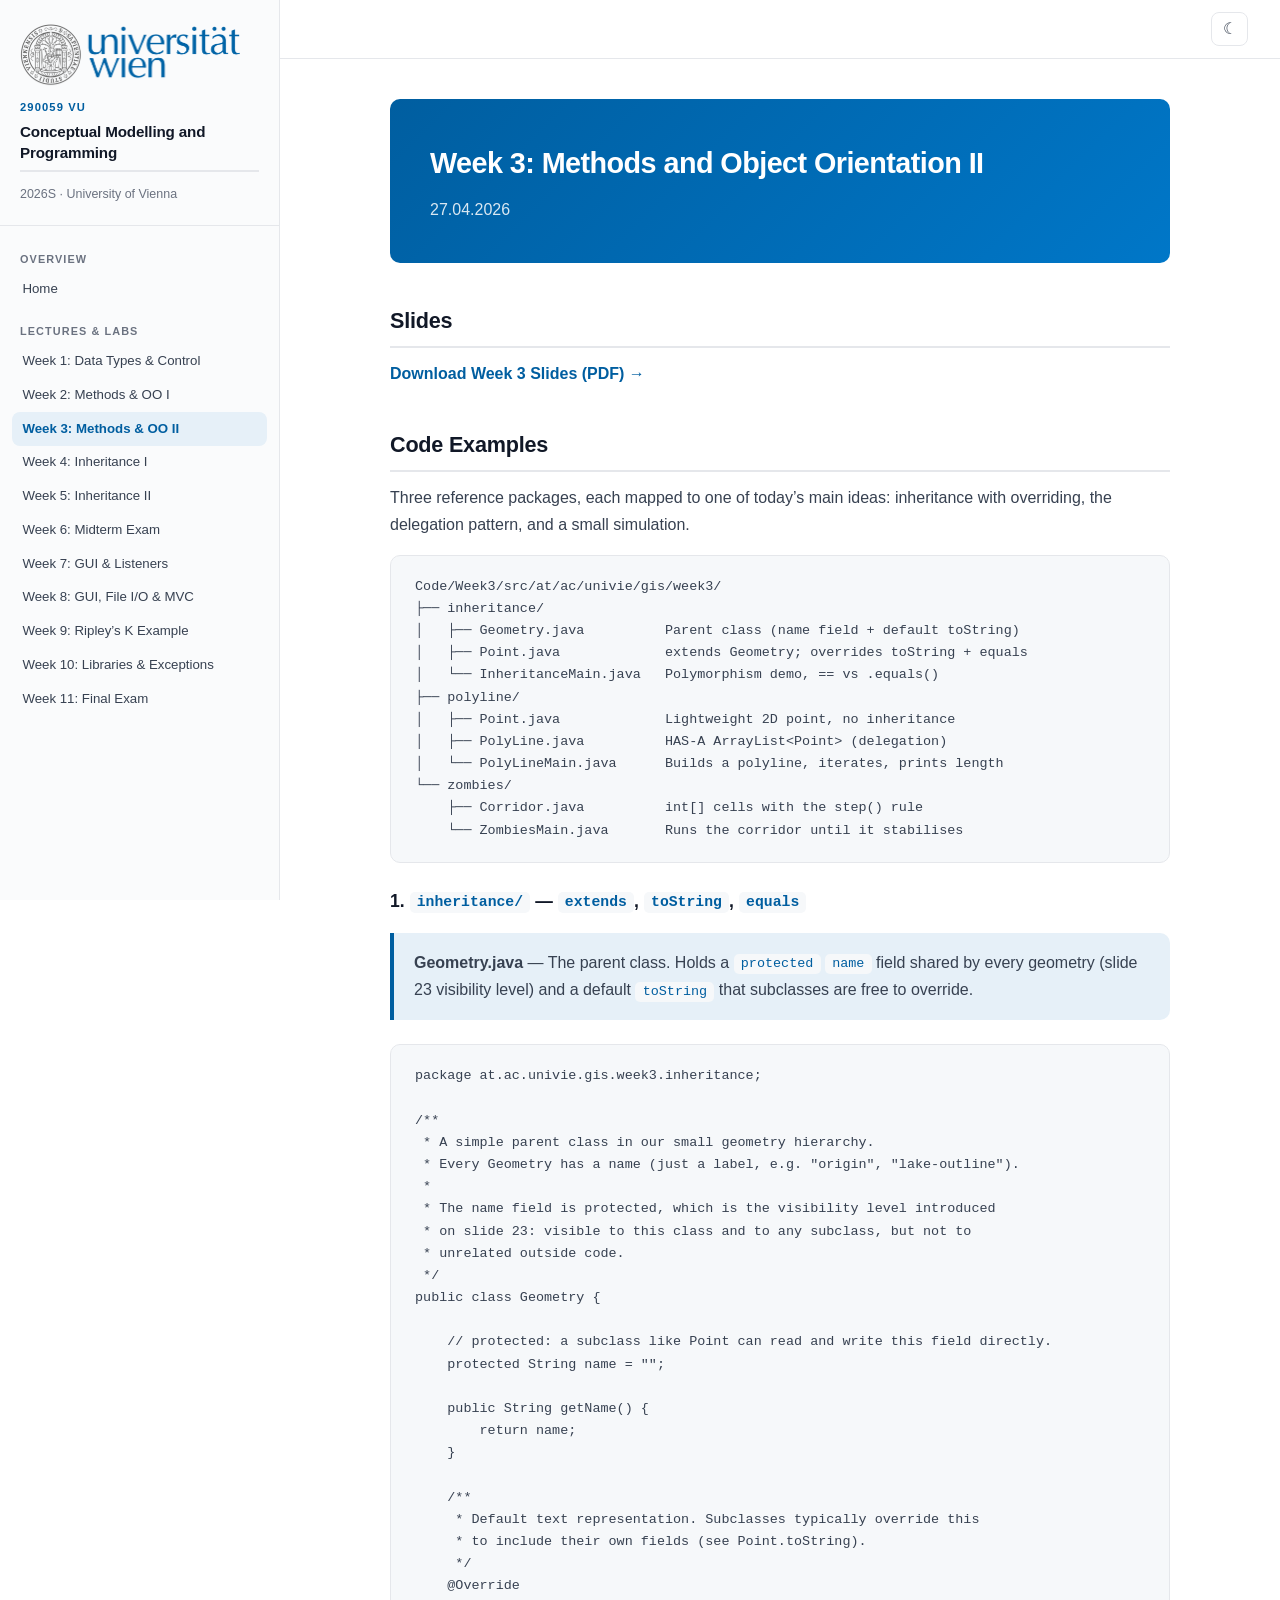
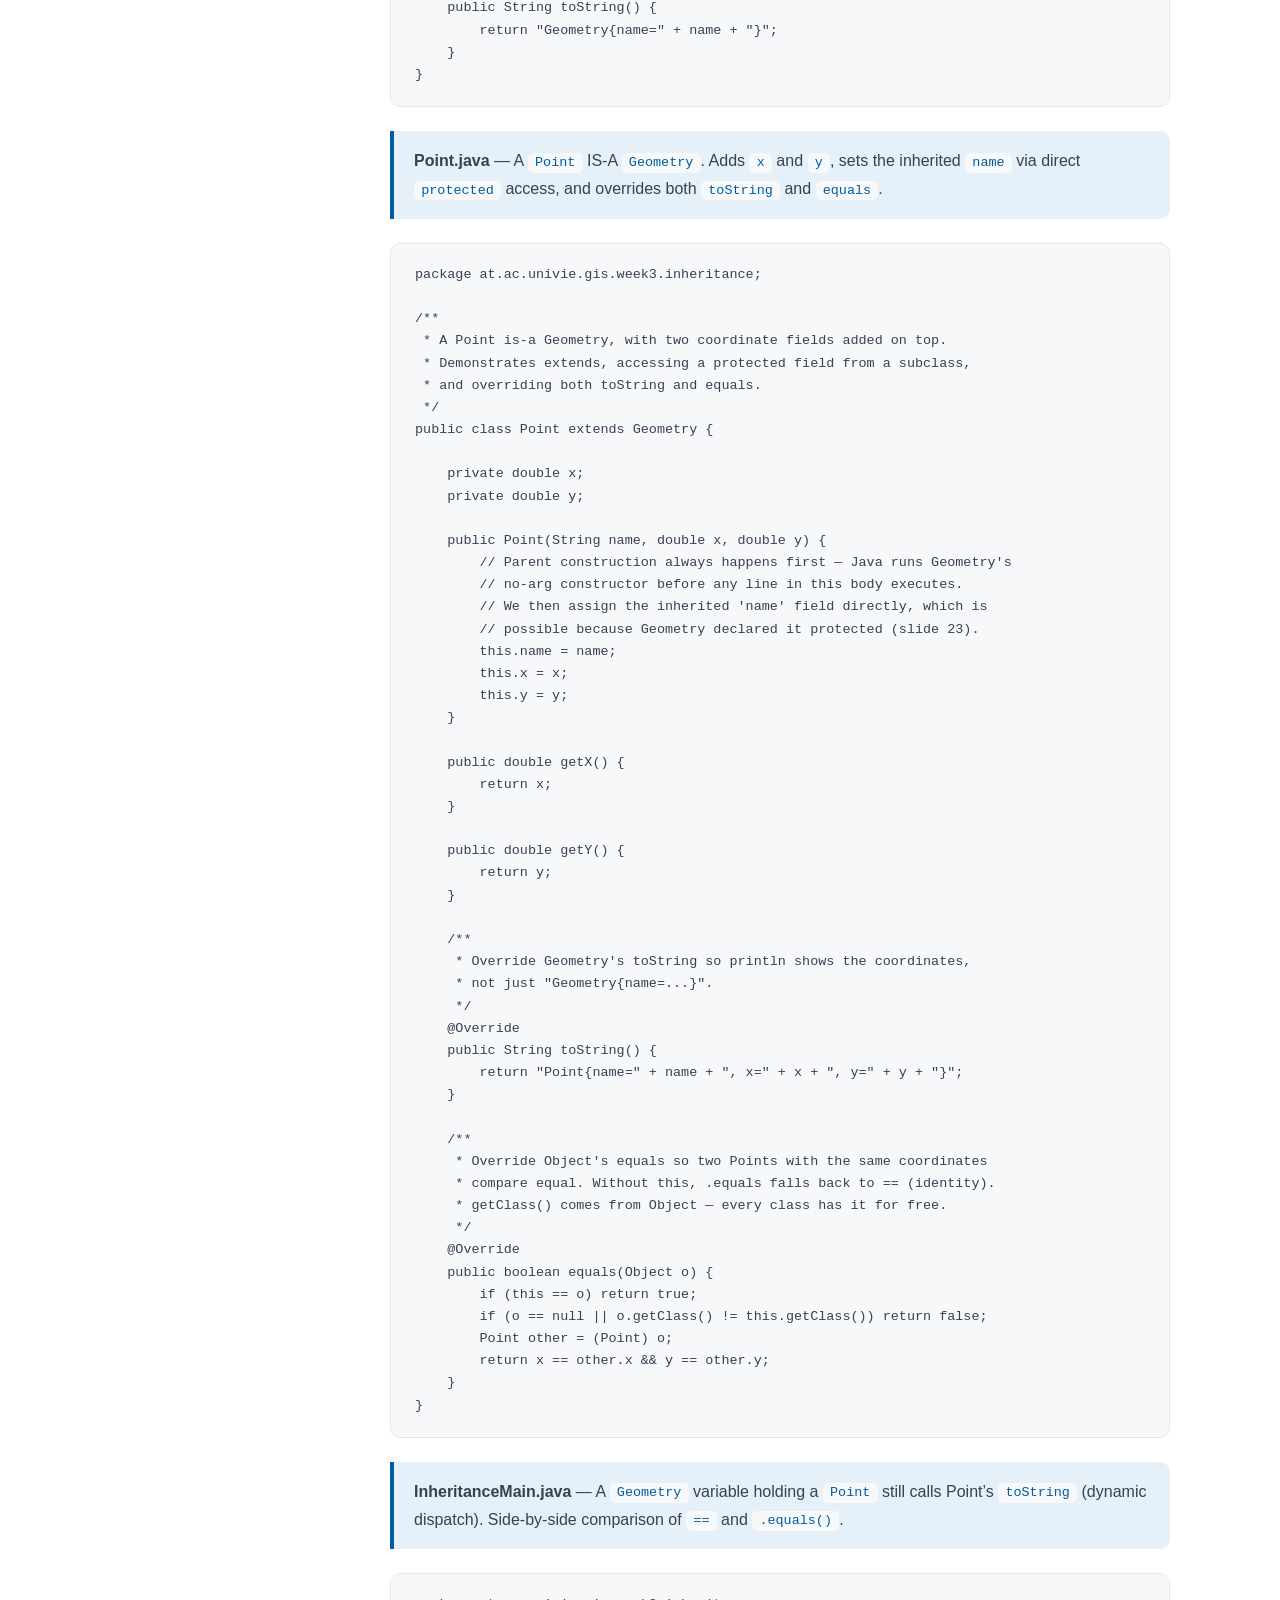
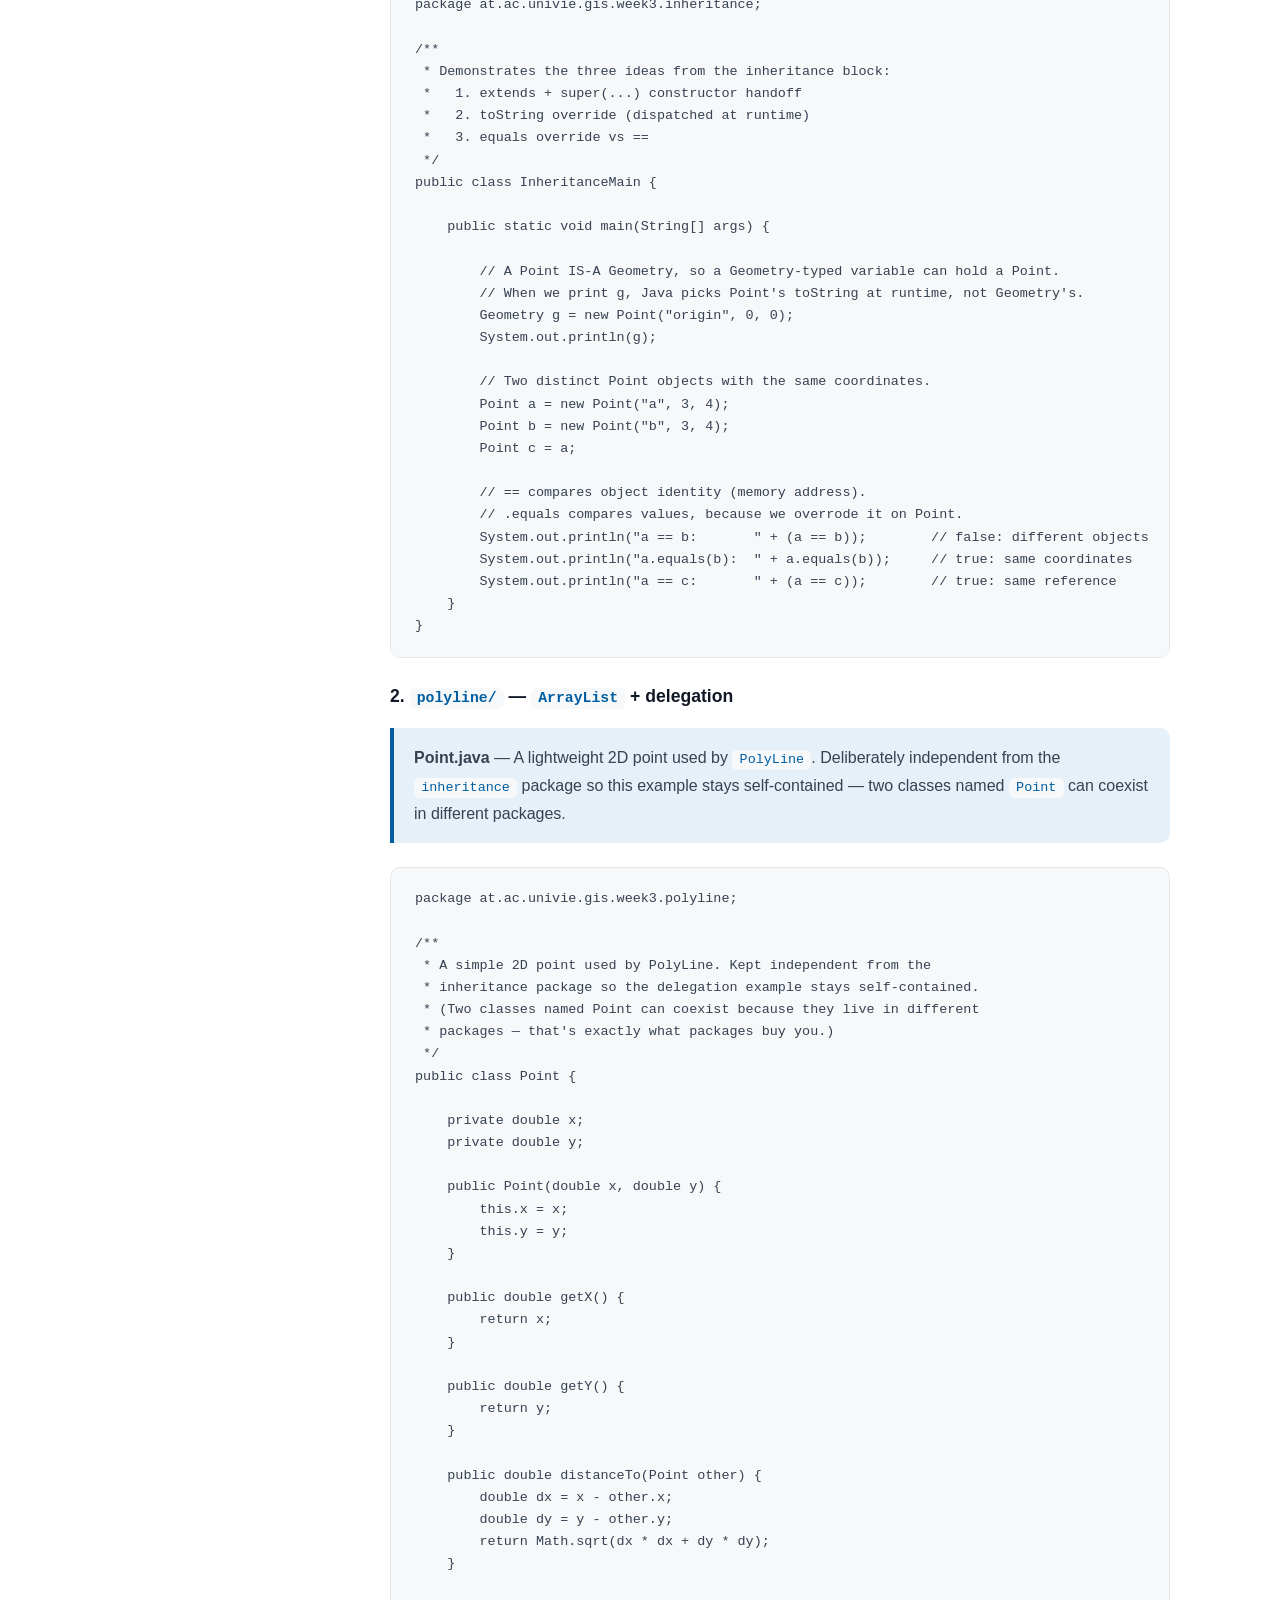
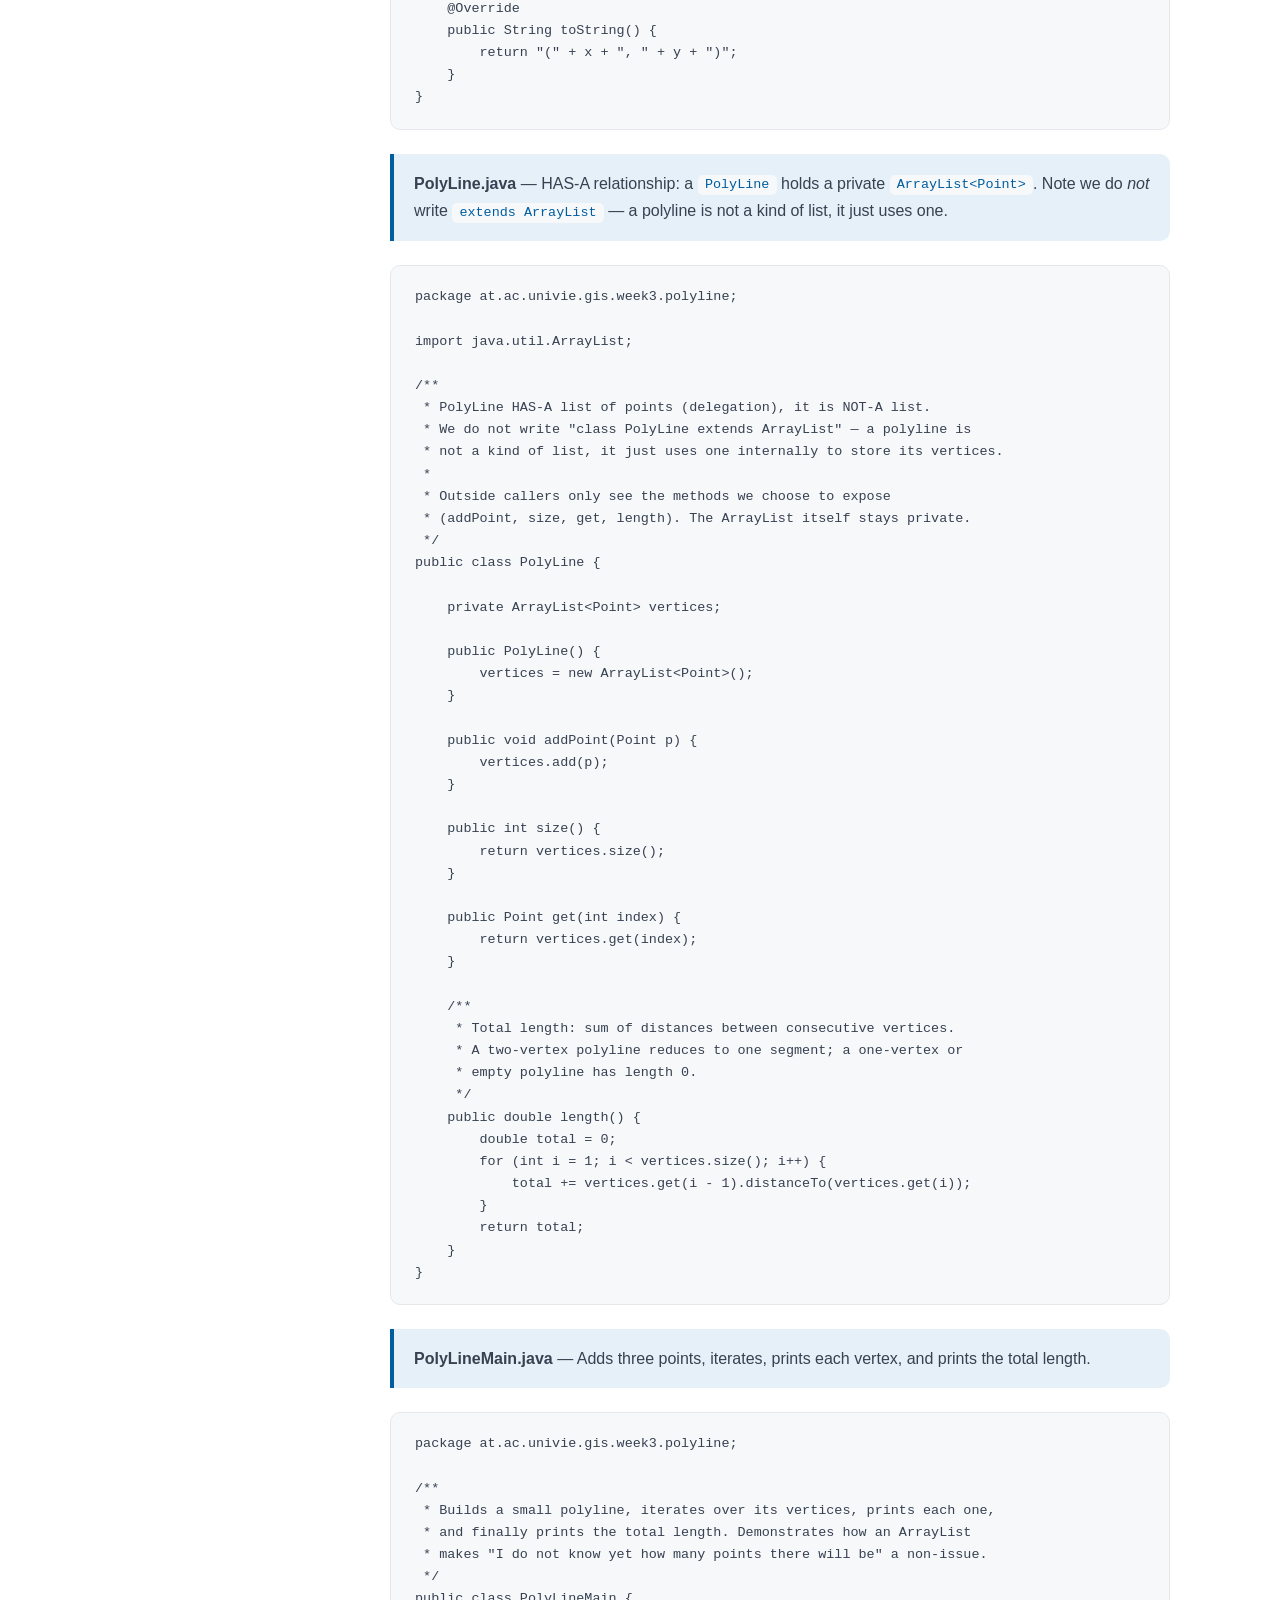
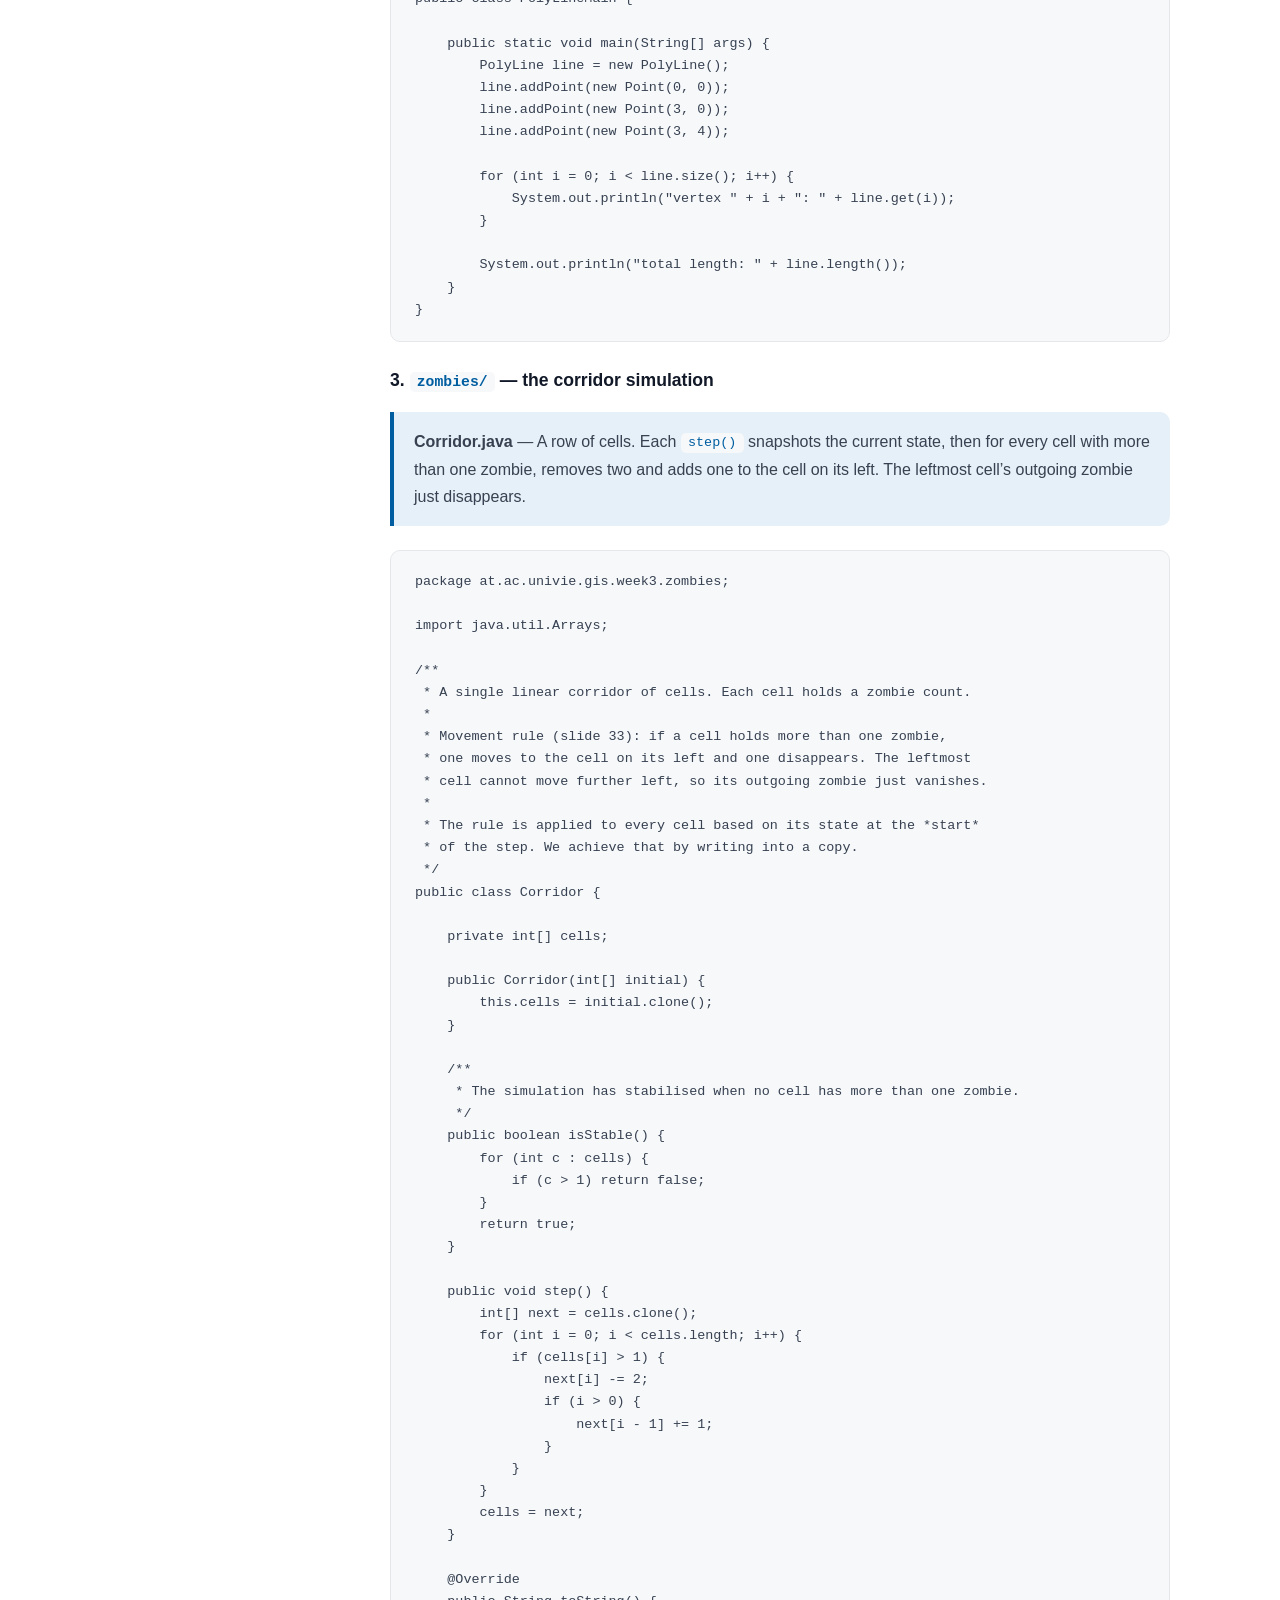
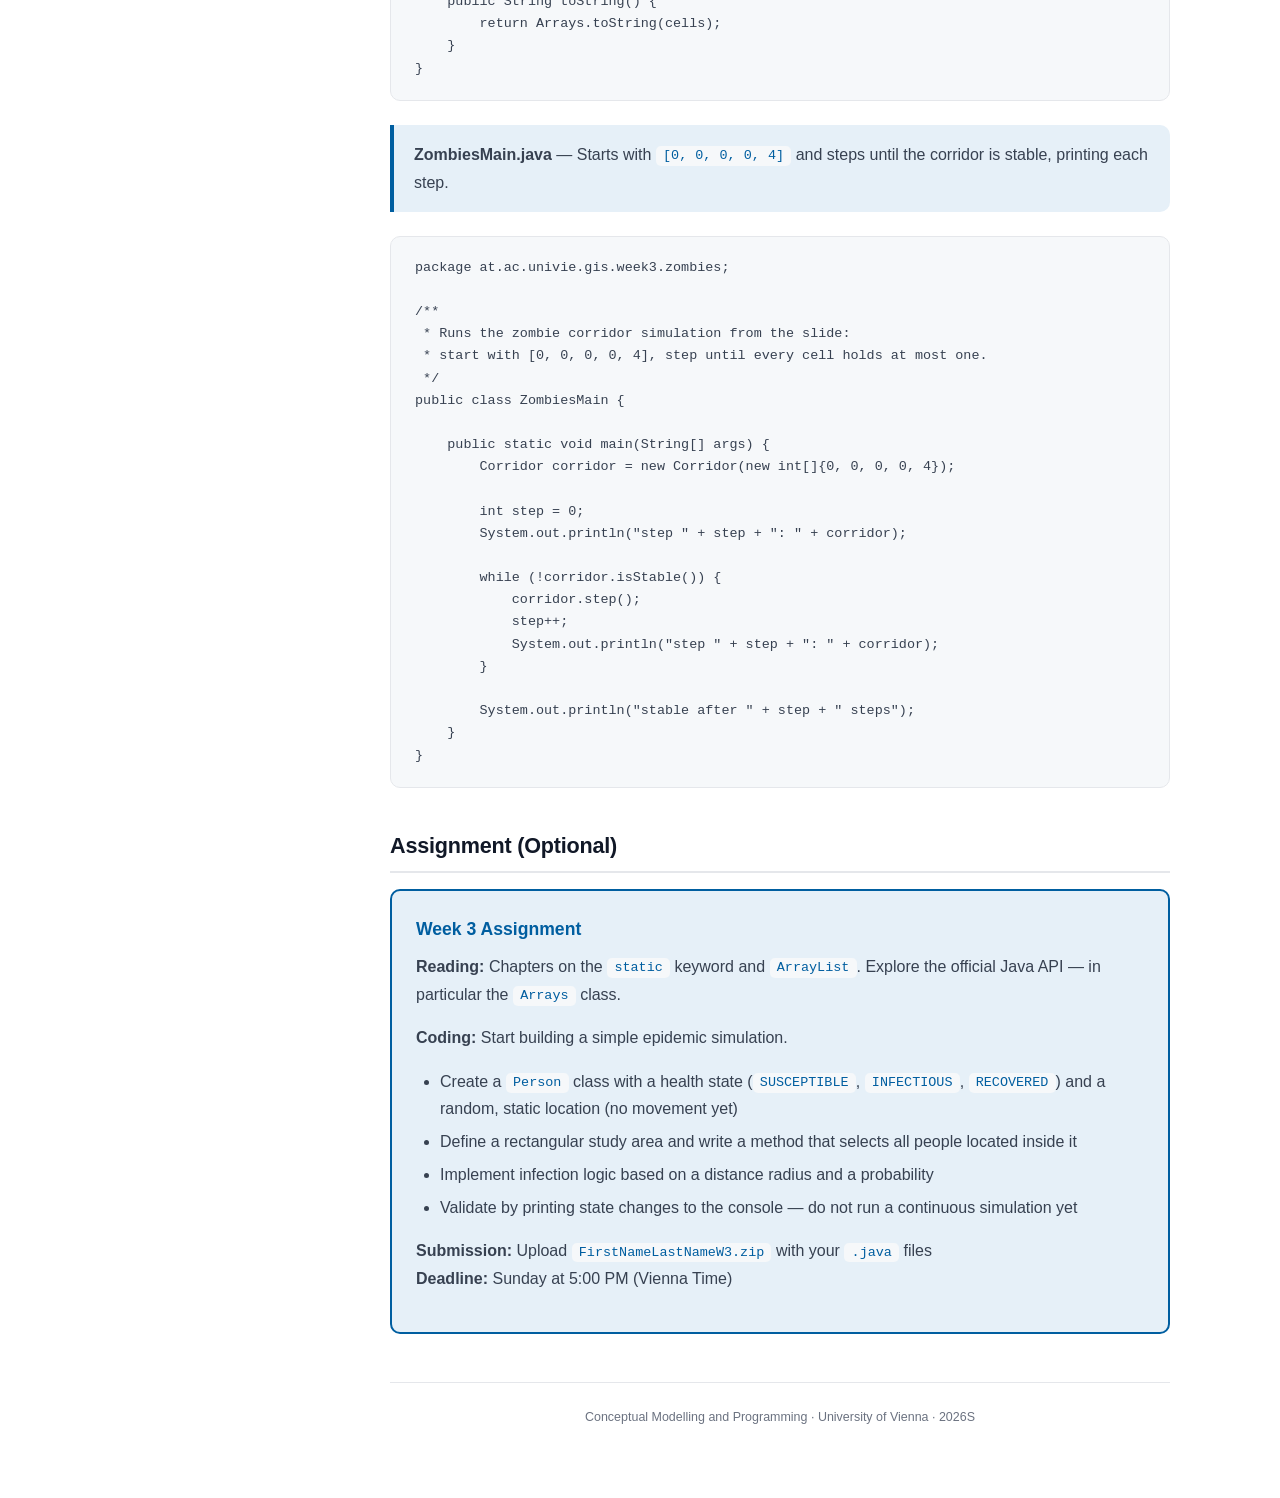
<file: week3.html>
<!DOCTYPE html>
<html lang="en">
<head>
  <meta charset="UTF-8">
  <meta name="viewport" content="width=device-width, initial-scale=1.0">
  <title>Week 3: Methods and Object Orientation II - CMP 2026S</title>
  <link rel="stylesheet" href="style.css">
</head>
<body>

<aside class="sidebar" id="sidebar">
  <div class="sidebar-header">
    <img src="img/uni_logo.png" alt="University of Vienna" class="sidebar-logo">
    <div class="course-id">290059 VU</div>
    <h2>Conceptual Modelling and Programming</h2>
    <div class="semester">2026S &middot; University of Vienna</div>
  </div>
  <nav>
    <div class="nav-section">
      <div class="nav-section-title">Overview</div>
      <a href="index.html">Home</a>
    </div>
    <div class="nav-section">
      <div class="nav-section-title">Lectures &amp; Labs</div>
      <a href="week1.html">Week 1: Data Types &amp; Control</a>
      <a href="week2.html">Week 2: Methods &amp; OO I</a>
      <a href="week3.html" class="active">Week 3: Methods &amp; OO II</a>
      <a href="week4.html">Week 4: Inheritance I</a>
      <a href="week5.html">Week 5: Inheritance II</a>
      <a href="week6.html">Week 6: Midterm Exam</a>
      <a href="week7.html">Week 7: GUI &amp; Listeners</a>
      <a href="week8.html">Week 8: GUI, File I/O &amp; MVC</a>
      <a href="week9.html">Week 9: Ripley&rsquo;s K Example</a>
      <a href="week10.html">Week 10: Libraries &amp; Exceptions</a>
      <a href="week11.html">Week 11: Final Exam</a>
    </div>
  </nav>
</aside>

<div class="sidebar-backdrop" id="backdrop"></div>

<div class="main">
  <div class="topbar">
    <button class="menu-toggle" id="menuToggle" aria-label="Toggle sidebar">&#9776;</button>
    <button class="theme-toggle" id="themeToggle" aria-label="Toggle dark mode">&#9790;</button>
  </div>

  <div class="content">

    <div class="hero">
      <h1>Week 3: Methods and Object Orientation II</h1>
      <p class="subtitle">27.04.2026</p>
    </div>

    <h2>Slides</h2>
    <p><a href="slides/Week3.pdf" style="font-weight:600;" target="_blank">Download Week 3 Slides (PDF) &rarr;</a></p>

    <h2>Code Examples</h2>

    <p>Three reference packages, each mapped to one of today&rsquo;s main ideas: inheritance with overriding, the delegation pattern, and a small simulation.</p>

    <pre><code>Code/Week3/src/at/ac/univie/gis/week3/
├── inheritance/
│   ├── Geometry.java          Parent class (name field + default toString)
│   ├── Point.java             extends Geometry; overrides toString + equals
│   └── InheritanceMain.java   Polymorphism demo, == vs .equals()
├── polyline/
│   ├── Point.java             Lightweight 2D point, no inheritance
│   ├── PolyLine.java          HAS-A ArrayList&lt;Point&gt; (delegation)
│   └── PolyLineMain.java      Builds a polyline, iterates, prints length
└── zombies/
    ├── Corridor.java          int[] cells with the step() rule
    └── ZombiesMain.java       Runs the corridor until it stabilises</code></pre>

    <h3>1. <code>inheritance/</code> &mdash; <code>extends</code>, <code>toString</code>, <code>equals</code></h3>

    <div class="info-box">
      <p><strong>Geometry.java</strong> &mdash; The parent class. Holds a <code>protected</code> <code>name</code> field shared by every geometry (slide 23 visibility level) and a default <code>toString</code> that subclasses are free to override.</p>
    </div>

    <pre><code>package at.ac.univie.gis.week3.inheritance;

/**
 * A simple parent class in our small geometry hierarchy.
 * Every Geometry has a name (just a label, e.g. "origin", "lake-outline").
 *
 * The name field is protected, which is the visibility level introduced
 * on slide 23: visible to this class and to any subclass, but not to
 * unrelated outside code.
 */
public class Geometry {

    // protected: a subclass like Point can read and write this field directly.
    protected String name = "";

    public String getName() {
        return name;
    }

    /**
     * Default text representation. Subclasses typically override this
     * to include their own fields (see Point.toString).
     */
    @Override
    public String toString() {
        return "Geometry{name=" + name + "}";
    }
}</code></pre>

    <div class="info-box">
      <p><strong>Point.java</strong> &mdash; A <code>Point</code> IS-A <code>Geometry</code>. Adds <code>x</code> and <code>y</code>, sets the inherited <code>name</code> via direct <code>protected</code> access, and overrides both <code>toString</code> and <code>equals</code>.</p>
    </div>

    <pre><code>package at.ac.univie.gis.week3.inheritance;

/**
 * A Point is-a Geometry, with two coordinate fields added on top.
 * Demonstrates extends, accessing a protected field from a subclass,
 * and overriding both toString and equals.
 */
public class Point extends Geometry {

    private double x;
    private double y;

    public Point(String name, double x, double y) {
        // Parent construction always happens first — Java runs Geometry's
        // no-arg constructor before any line in this body executes.
        // We then assign the inherited 'name' field directly, which is
        // possible because Geometry declared it protected (slide 23).
        this.name = name;
        this.x = x;
        this.y = y;
    }

    public double getX() {
        return x;
    }

    public double getY() {
        return y;
    }

    /**
     * Override Geometry's toString so println shows the coordinates,
     * not just "Geometry{name=...}".
     */
    @Override
    public String toString() {
        return "Point{name=" + name + ", x=" + x + ", y=" + y + "}";
    }

    /**
     * Override Object's equals so two Points with the same coordinates
     * compare equal. Without this, .equals falls back to == (identity).
     * getClass() comes from Object — every class has it for free.
     */
    @Override
    public boolean equals(Object o) {
        if (this == o) return true;
        if (o == null || o.getClass() != this.getClass()) return false;
        Point other = (Point) o;
        return x == other.x &amp;&amp; y == other.y;
    }
}</code></pre>

    <div class="info-box">
      <p><strong>InheritanceMain.java</strong> &mdash; A <code>Geometry</code> variable holding a <code>Point</code> still calls Point&rsquo;s <code>toString</code> (dynamic dispatch). Side-by-side comparison of <code>==</code> and <code>.equals()</code>.</p>
    </div>

    <pre><code>package at.ac.univie.gis.week3.inheritance;

/**
 * Demonstrates the three ideas from the inheritance block:
 *   1. extends + super(...) constructor handoff
 *   2. toString override (dispatched at runtime)
 *   3. equals override vs ==
 */
public class InheritanceMain {

    public static void main(String[] args) {

        // A Point IS-A Geometry, so a Geometry-typed variable can hold a Point.
        // When we print g, Java picks Point's toString at runtime, not Geometry's.
        Geometry g = new Point("origin", 0, 0);
        System.out.println(g);

        // Two distinct Point objects with the same coordinates.
        Point a = new Point("a", 3, 4);
        Point b = new Point("b", 3, 4);
        Point c = a;

        // == compares object identity (memory address).
        // .equals compares values, because we overrode it on Point.
        System.out.println("a == b:       " + (a == b));        // false: different objects
        System.out.println("a.equals(b):  " + a.equals(b));     // true: same coordinates
        System.out.println("a == c:       " + (a == c));        // true: same reference
    }
}</code></pre>

    <h3>2. <code>polyline/</code> &mdash; <code>ArrayList</code> + delegation</h3>

    <div class="info-box">
      <p><strong>Point.java</strong> &mdash; A lightweight 2D point used by <code>PolyLine</code>. Deliberately independent from the <code>inheritance</code> package so this example stays self-contained &mdash; two classes named <code>Point</code> can coexist in different packages.</p>
    </div>

    <pre><code>package at.ac.univie.gis.week3.polyline;

/**
 * A simple 2D point used by PolyLine. Kept independent from the
 * inheritance package so the delegation example stays self-contained.
 * (Two classes named Point can coexist because they live in different
 * packages — that's exactly what packages buy you.)
 */
public class Point {

    private double x;
    private double y;

    public Point(double x, double y) {
        this.x = x;
        this.y = y;
    }

    public double getX() {
        return x;
    }

    public double getY() {
        return y;
    }

    public double distanceTo(Point other) {
        double dx = x - other.x;
        double dy = y - other.y;
        return Math.sqrt(dx * dx + dy * dy);
    }

    @Override
    public String toString() {
        return "(" + x + ", " + y + ")";
    }
}</code></pre>

    <div class="info-box">
      <p><strong>PolyLine.java</strong> &mdash; HAS-A relationship: a <code>PolyLine</code> holds a private <code>ArrayList&lt;Point&gt;</code>. Note we do <em>not</em> write <code>extends ArrayList</code> &mdash; a polyline is not a kind of list, it just uses one.</p>
    </div>

    <pre><code>package at.ac.univie.gis.week3.polyline;

import java.util.ArrayList;

/**
 * PolyLine HAS-A list of points (delegation), it is NOT-A list.
 * We do not write "class PolyLine extends ArrayList" — a polyline is
 * not a kind of list, it just uses one internally to store its vertices.
 *
 * Outside callers only see the methods we choose to expose
 * (addPoint, size, get, length). The ArrayList itself stays private.
 */
public class PolyLine {

    private ArrayList&lt;Point&gt; vertices;

    public PolyLine() {
        vertices = new ArrayList&lt;Point&gt;();
    }

    public void addPoint(Point p) {
        vertices.add(p);
    }

    public int size() {
        return vertices.size();
    }

    public Point get(int index) {
        return vertices.get(index);
    }

    /**
     * Total length: sum of distances between consecutive vertices.
     * A two-vertex polyline reduces to one segment; a one-vertex or
     * empty polyline has length 0.
     */
    public double length() {
        double total = 0;
        for (int i = 1; i &lt; vertices.size(); i++) {
            total += vertices.get(i - 1).distanceTo(vertices.get(i));
        }
        return total;
    }
}</code></pre>

    <div class="info-box">
      <p><strong>PolyLineMain.java</strong> &mdash; Adds three points, iterates, prints each vertex, and prints the total length.</p>
    </div>

    <pre><code>package at.ac.univie.gis.week3.polyline;

/**
 * Builds a small polyline, iterates over its vertices, prints each one,
 * and finally prints the total length. Demonstrates how an ArrayList
 * makes "I do not know yet how many points there will be" a non-issue.
 */
public class PolyLineMain {

    public static void main(String[] args) {
        PolyLine line = new PolyLine();
        line.addPoint(new Point(0, 0));
        line.addPoint(new Point(3, 0));
        line.addPoint(new Point(3, 4));

        for (int i = 0; i &lt; line.size(); i++) {
            System.out.println("vertex " + i + ": " + line.get(i));
        }

        System.out.println("total length: " + line.length());
    }
}</code></pre>

    <h3>3. <code>zombies/</code> &mdash; the corridor simulation</h3>

    <div class="info-box">
      <p><strong>Corridor.java</strong> &mdash; A row of cells. Each <code>step()</code> snapshots the current state, then for every cell with more than one zombie, removes two and adds one to the cell on its left. The leftmost cell&rsquo;s outgoing zombie just disappears.</p>
    </div>

    <pre><code>package at.ac.univie.gis.week3.zombies;

import java.util.Arrays;

/**
 * A single linear corridor of cells. Each cell holds a zombie count.
 *
 * Movement rule (slide 33): if a cell holds more than one zombie,
 * one moves to the cell on its left and one disappears. The leftmost
 * cell cannot move further left, so its outgoing zombie just vanishes.
 *
 * The rule is applied to every cell based on its state at the *start*
 * of the step. We achieve that by writing into a copy.
 */
public class Corridor {

    private int[] cells;

    public Corridor(int[] initial) {
        this.cells = initial.clone();
    }

    /**
     * The simulation has stabilised when no cell has more than one zombie.
     */
    public boolean isStable() {
        for (int c : cells) {
            if (c &gt; 1) return false;
        }
        return true;
    }

    public void step() {
        int[] next = cells.clone();
        for (int i = 0; i &lt; cells.length; i++) {
            if (cells[i] &gt; 1) {
                next[i] -= 2;
                if (i &gt; 0) {
                    next[i - 1] += 1;
                }
            }
        }
        cells = next;
    }

    @Override
    public String toString() {
        return Arrays.toString(cells);
    }
}</code></pre>

    <div class="info-box">
      <p><strong>ZombiesMain.java</strong> &mdash; Starts with <code>[0, 0, 0, 0, 4]</code> and steps until the corridor is stable, printing each step.</p>
    </div>

    <pre><code>package at.ac.univie.gis.week3.zombies;

/**
 * Runs the zombie corridor simulation from the slide:
 * start with [0, 0, 0, 0, 4], step until every cell holds at most one.
 */
public class ZombiesMain {

    public static void main(String[] args) {
        Corridor corridor = new Corridor(new int[]{0, 0, 0, 0, 4});

        int step = 0;
        System.out.println("step " + step + ": " + corridor);

        while (!corridor.isStable()) {
            corridor.step();
            step++;
            System.out.println("step " + step + ": " + corridor);
        }

        System.out.println("stable after " + step + " steps");
    }
}</code></pre>

    <h2>Assignment (Optional)</h2>
    <div class="assignment-box">
      <h3>Week 3 Assignment</h3>
      <p><strong>Reading:</strong> Chapters on the <code>static</code> keyword and <code>ArrayList</code>. Explore the official Java API &mdash; in particular the <code>Arrays</code> class.</p>
      <p><strong>Coding:</strong> Start building a simple epidemic simulation.</p>
      <ul>
        <li>Create a <code>Person</code> class with a health state (<code>SUSCEPTIBLE</code>, <code>INFECTIOUS</code>, <code>RECOVERED</code>) and a random, static location (no movement yet)</li>
        <li>Define a rectangular study area and write a method that selects all people located inside it</li>
        <li>Implement infection logic based on a distance radius and a probability</li>
        <li>Validate by printing state changes to the console &mdash; do not run a continuous simulation yet</li>
      </ul>
      <p><strong>Submission:</strong> Upload <code>FirstNameLastNameW3.zip</code> with your <code>.java</code> files<br>
      <strong>Deadline:</strong> Sunday at 5:00 PM (Vienna Time)</p>
    </div>

    <div class="footer">
      <p>Conceptual Modelling and Programming &middot; University of Vienna &middot; 2026S</p>
    </div>
  </div>
</div>

<script src="script.js"></script>
</body>
</html>
</file>
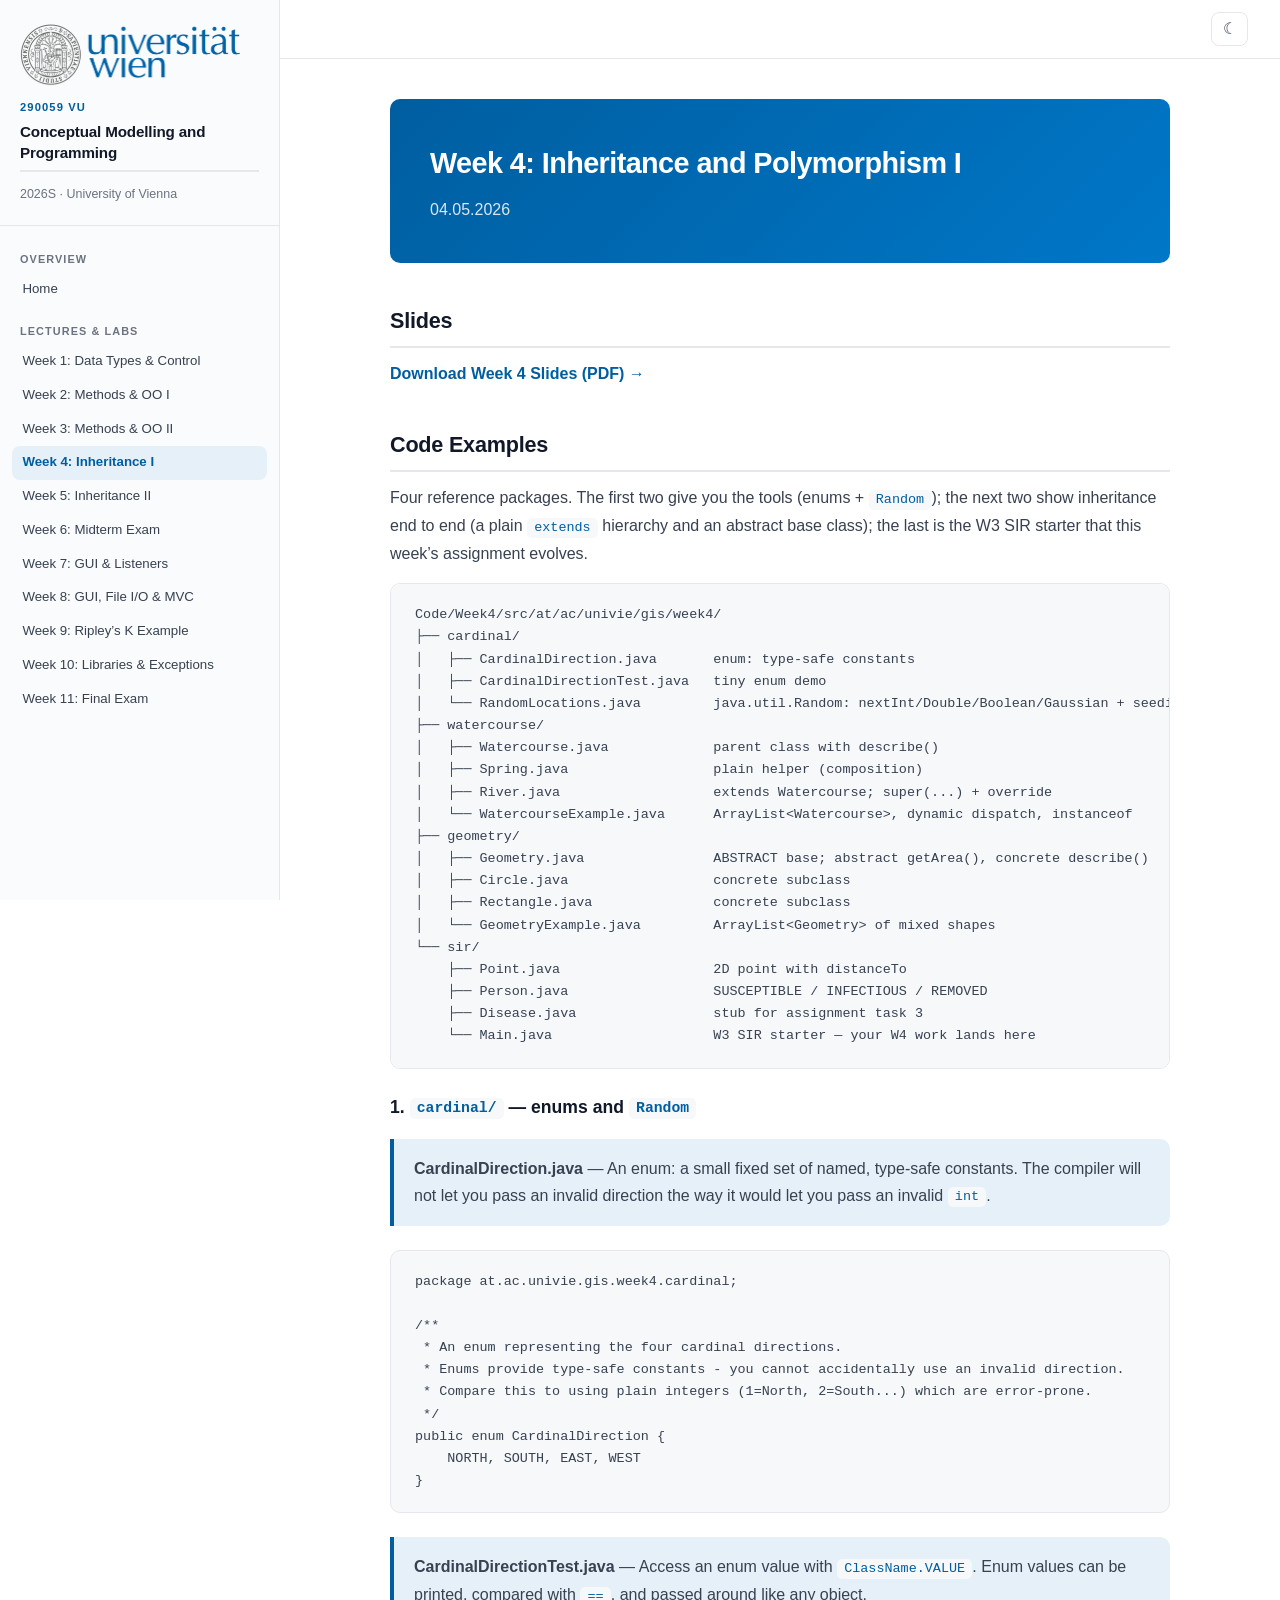
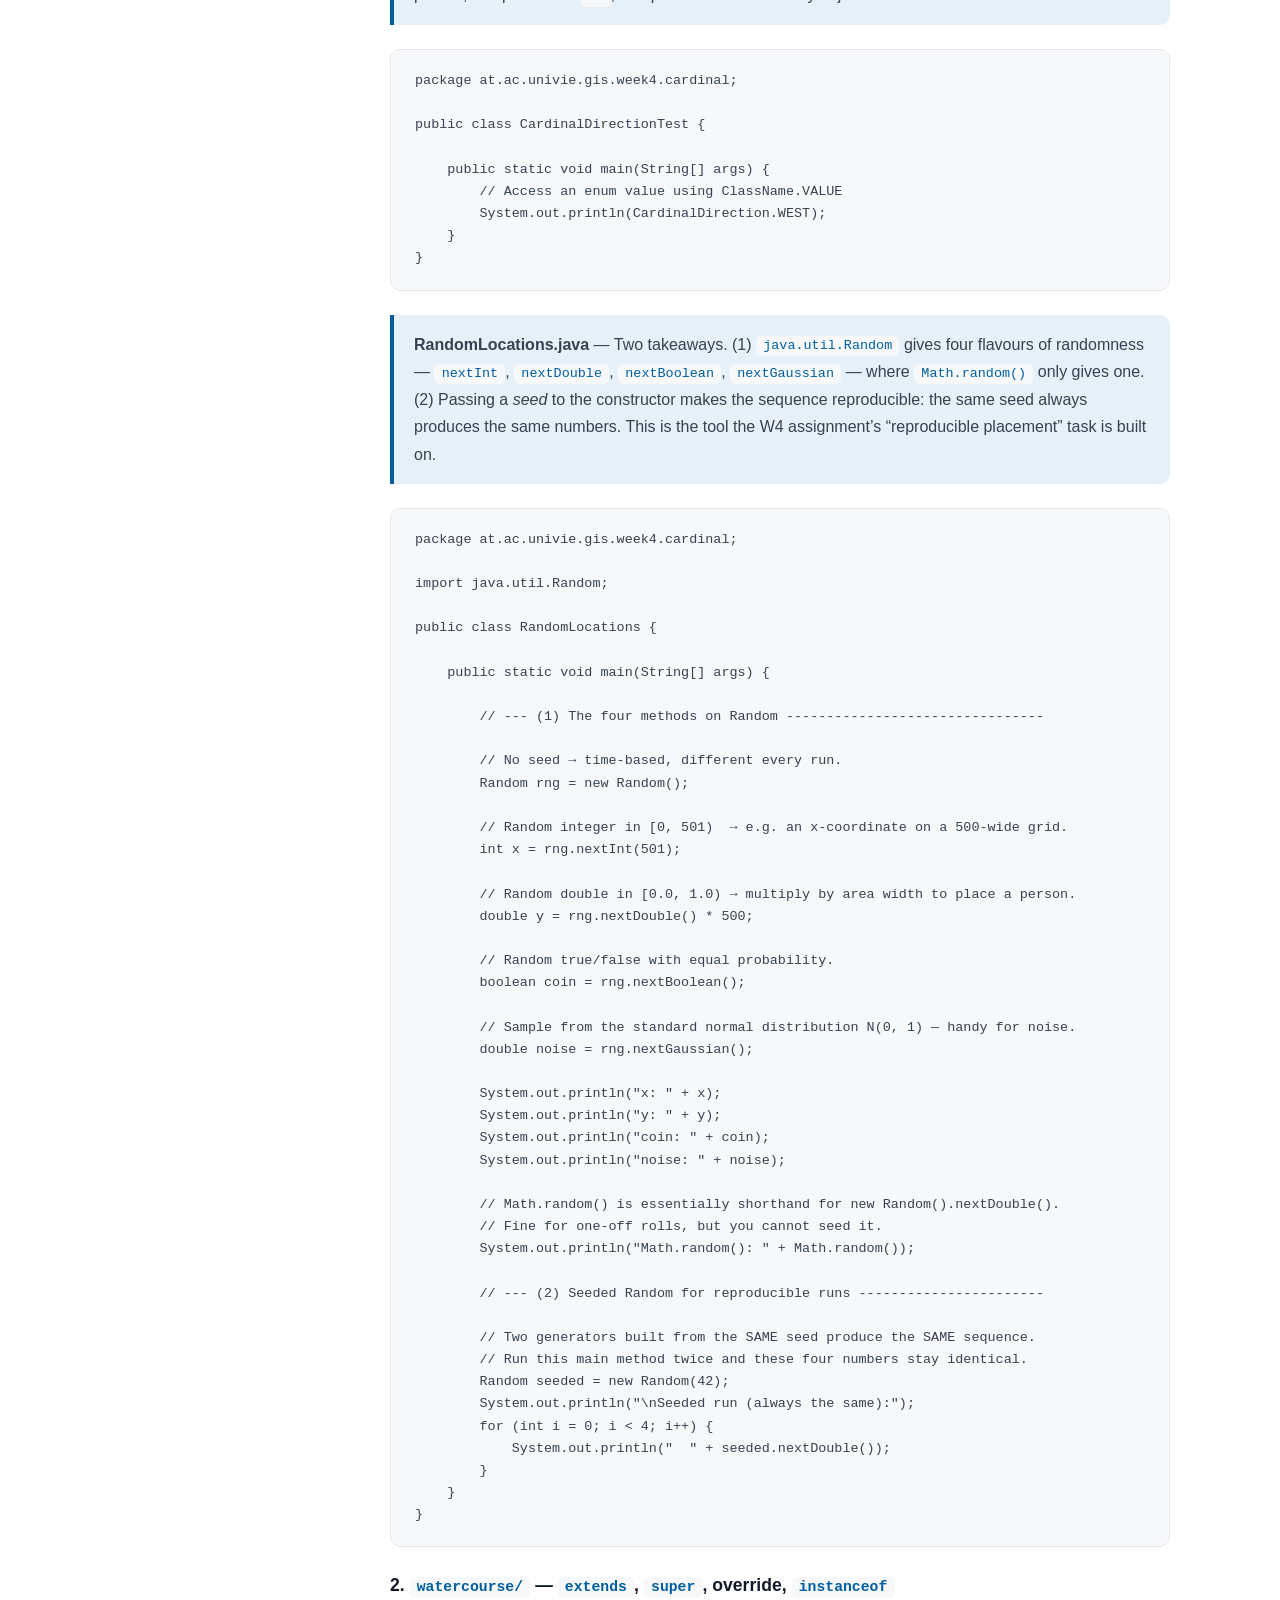
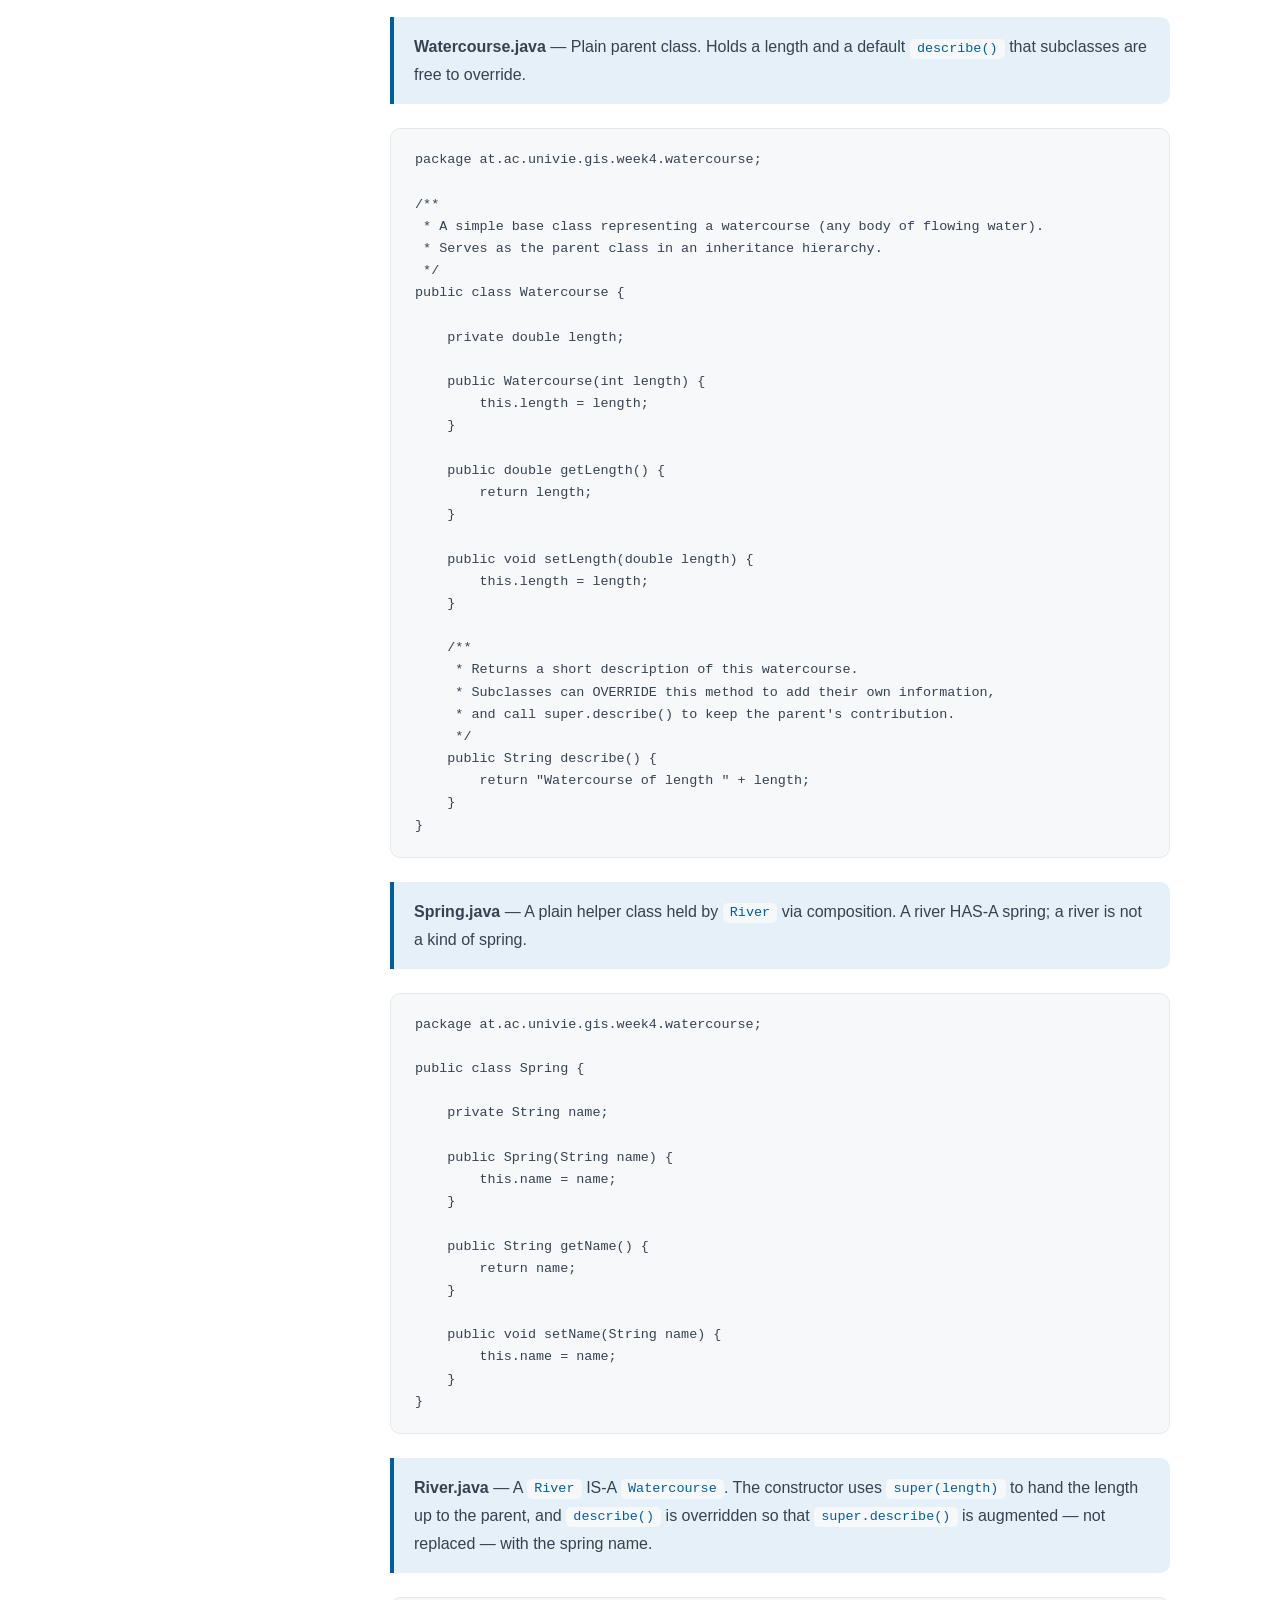
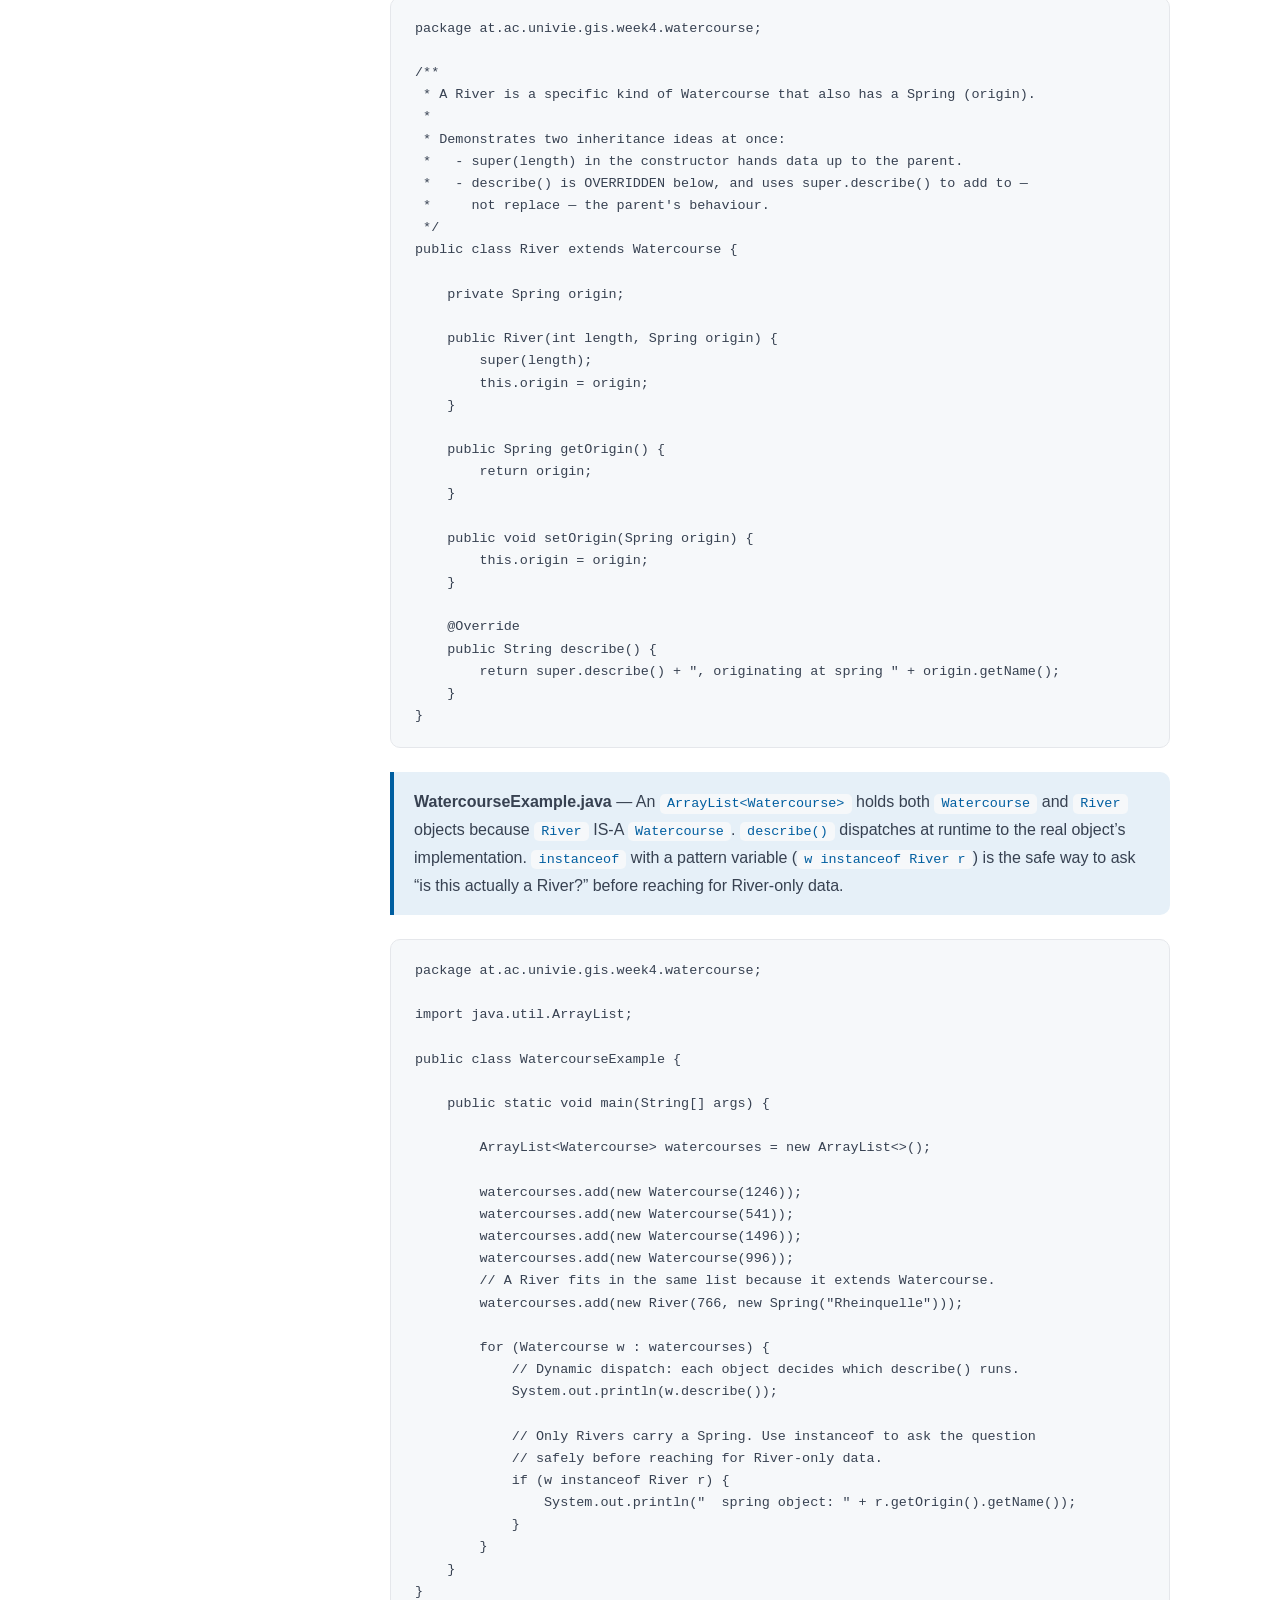
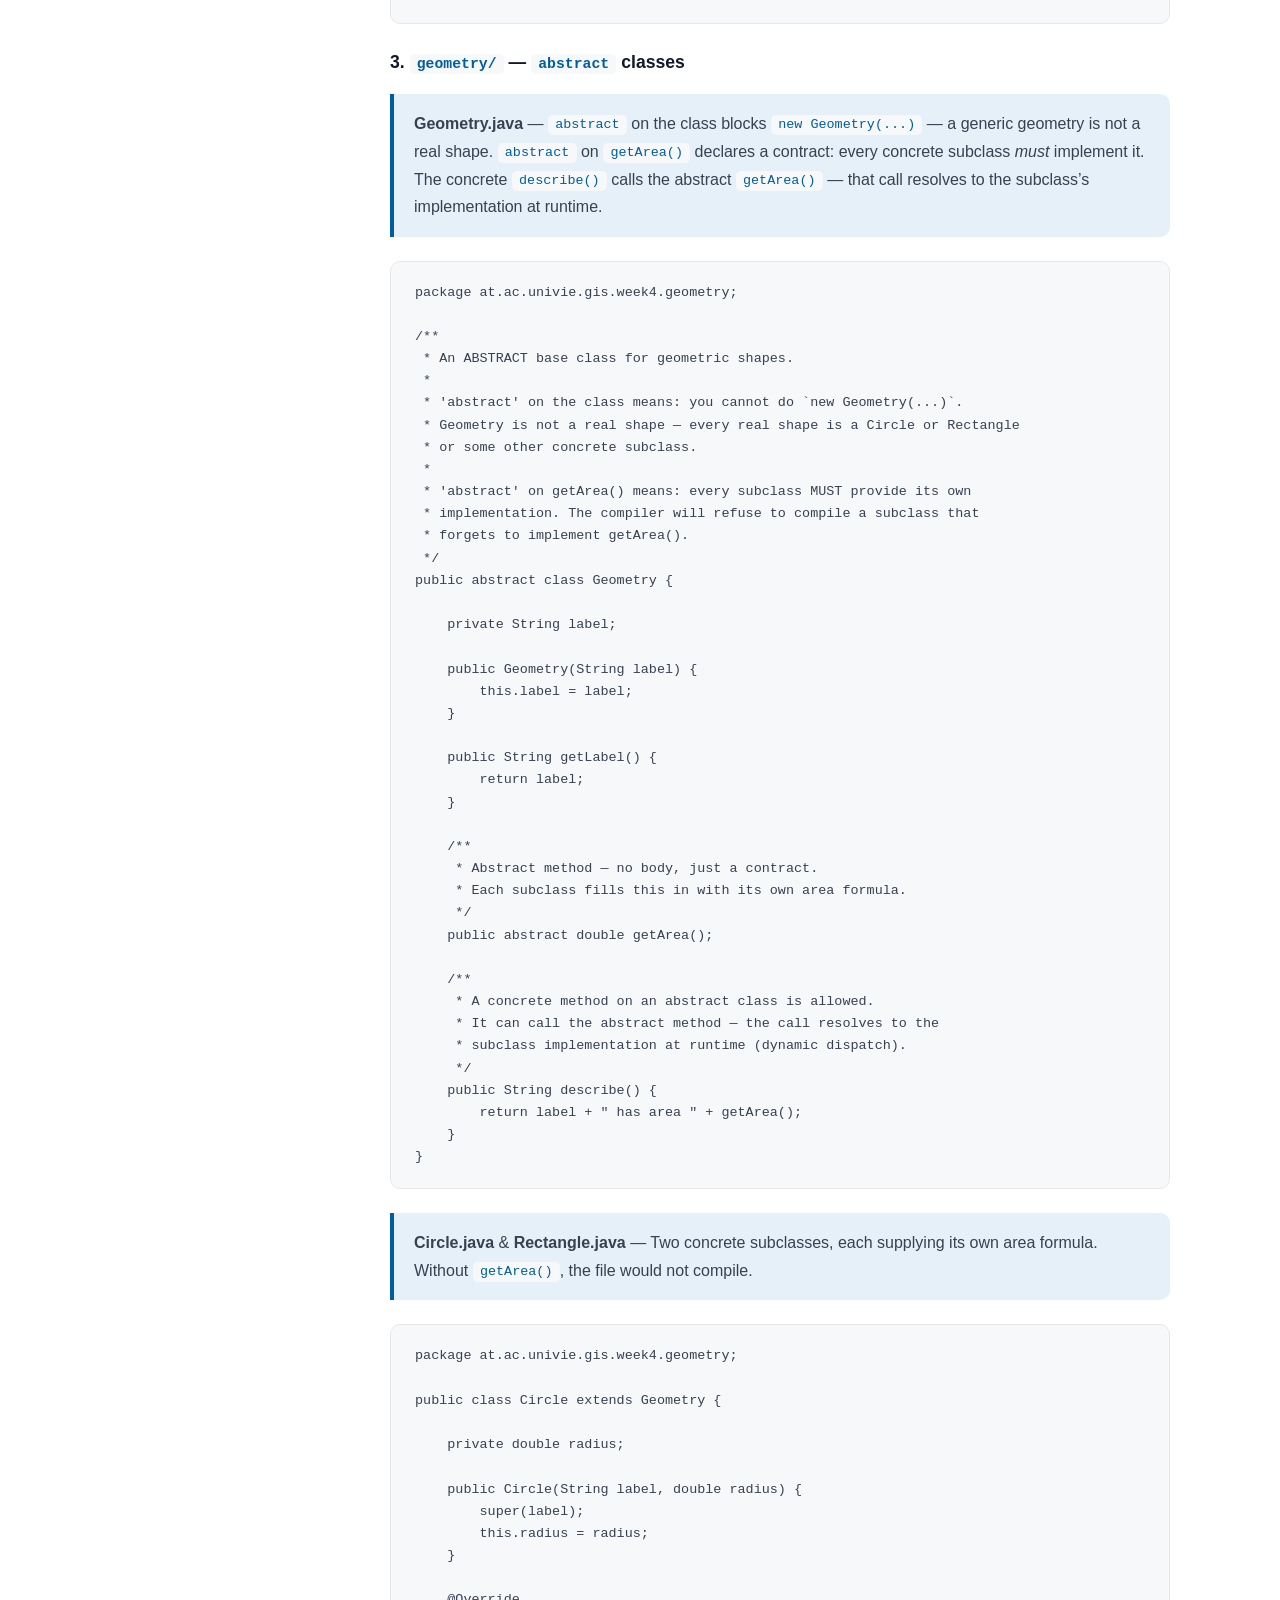
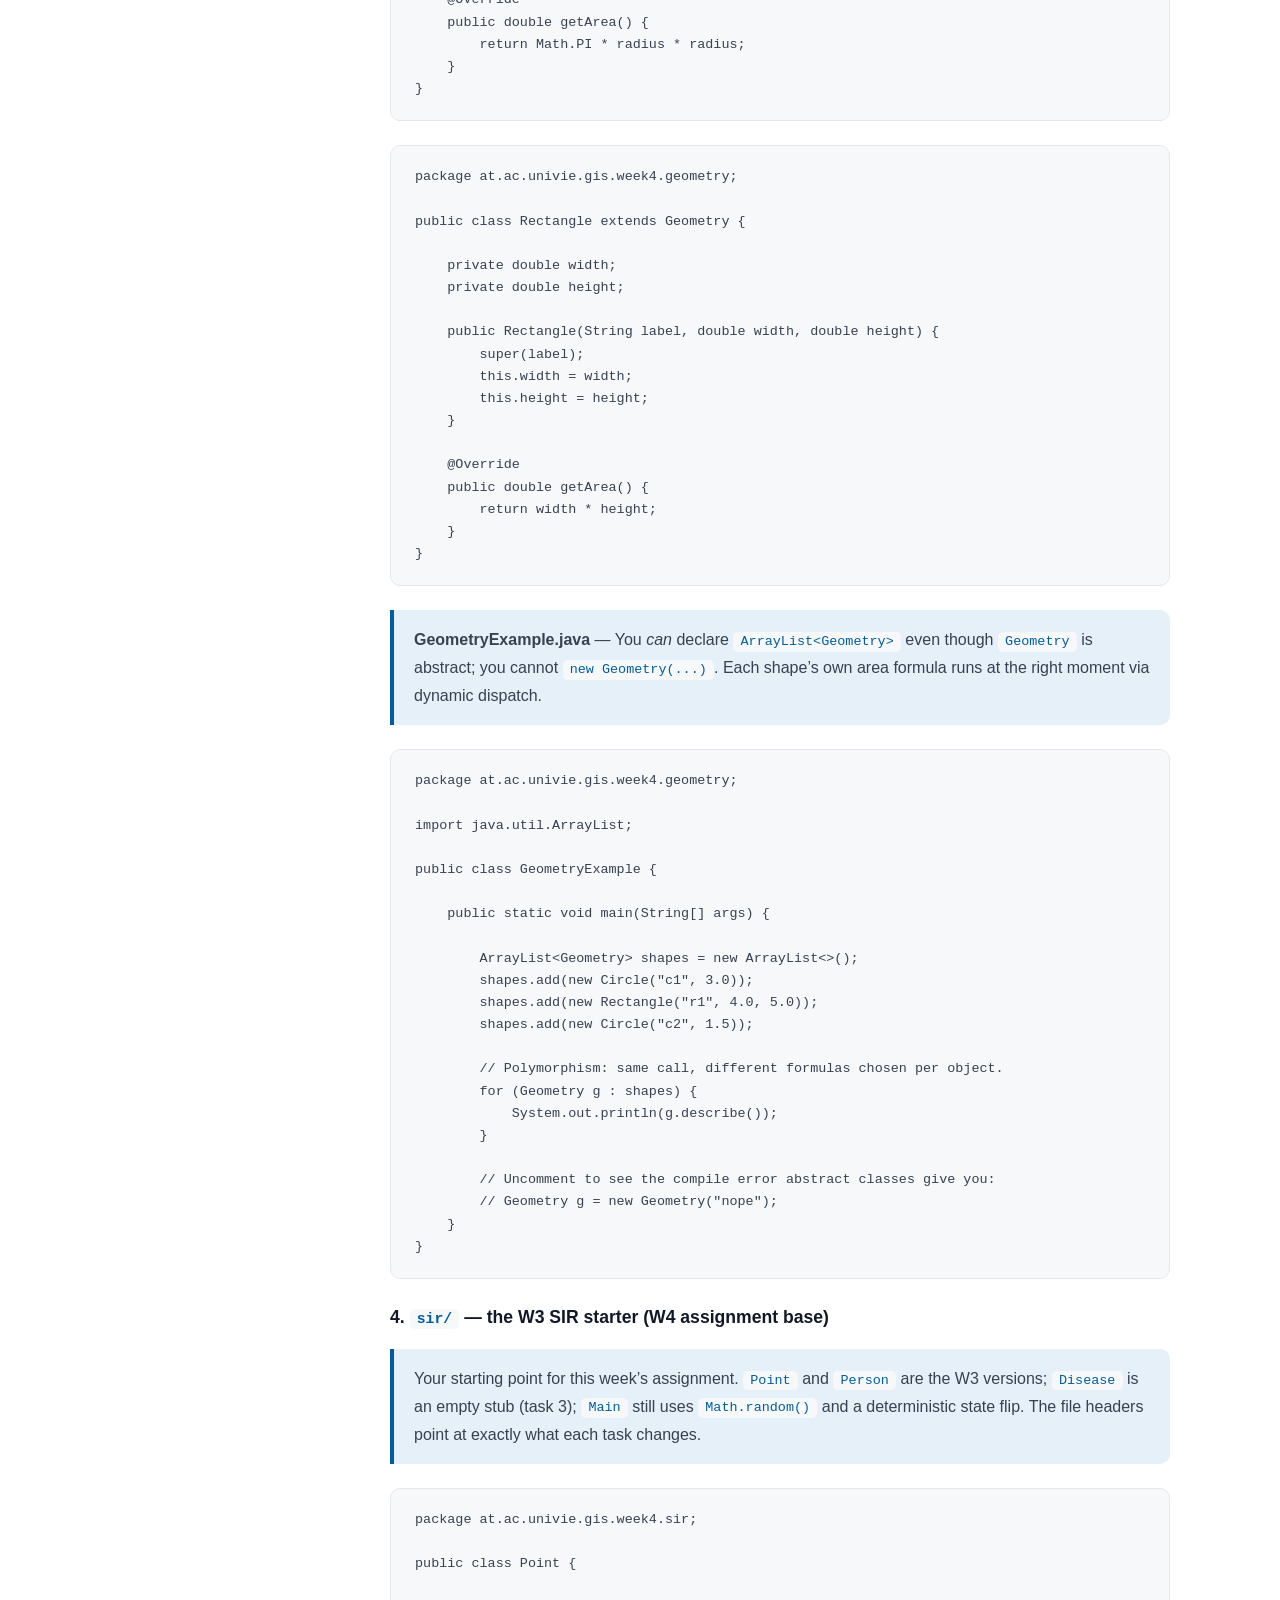
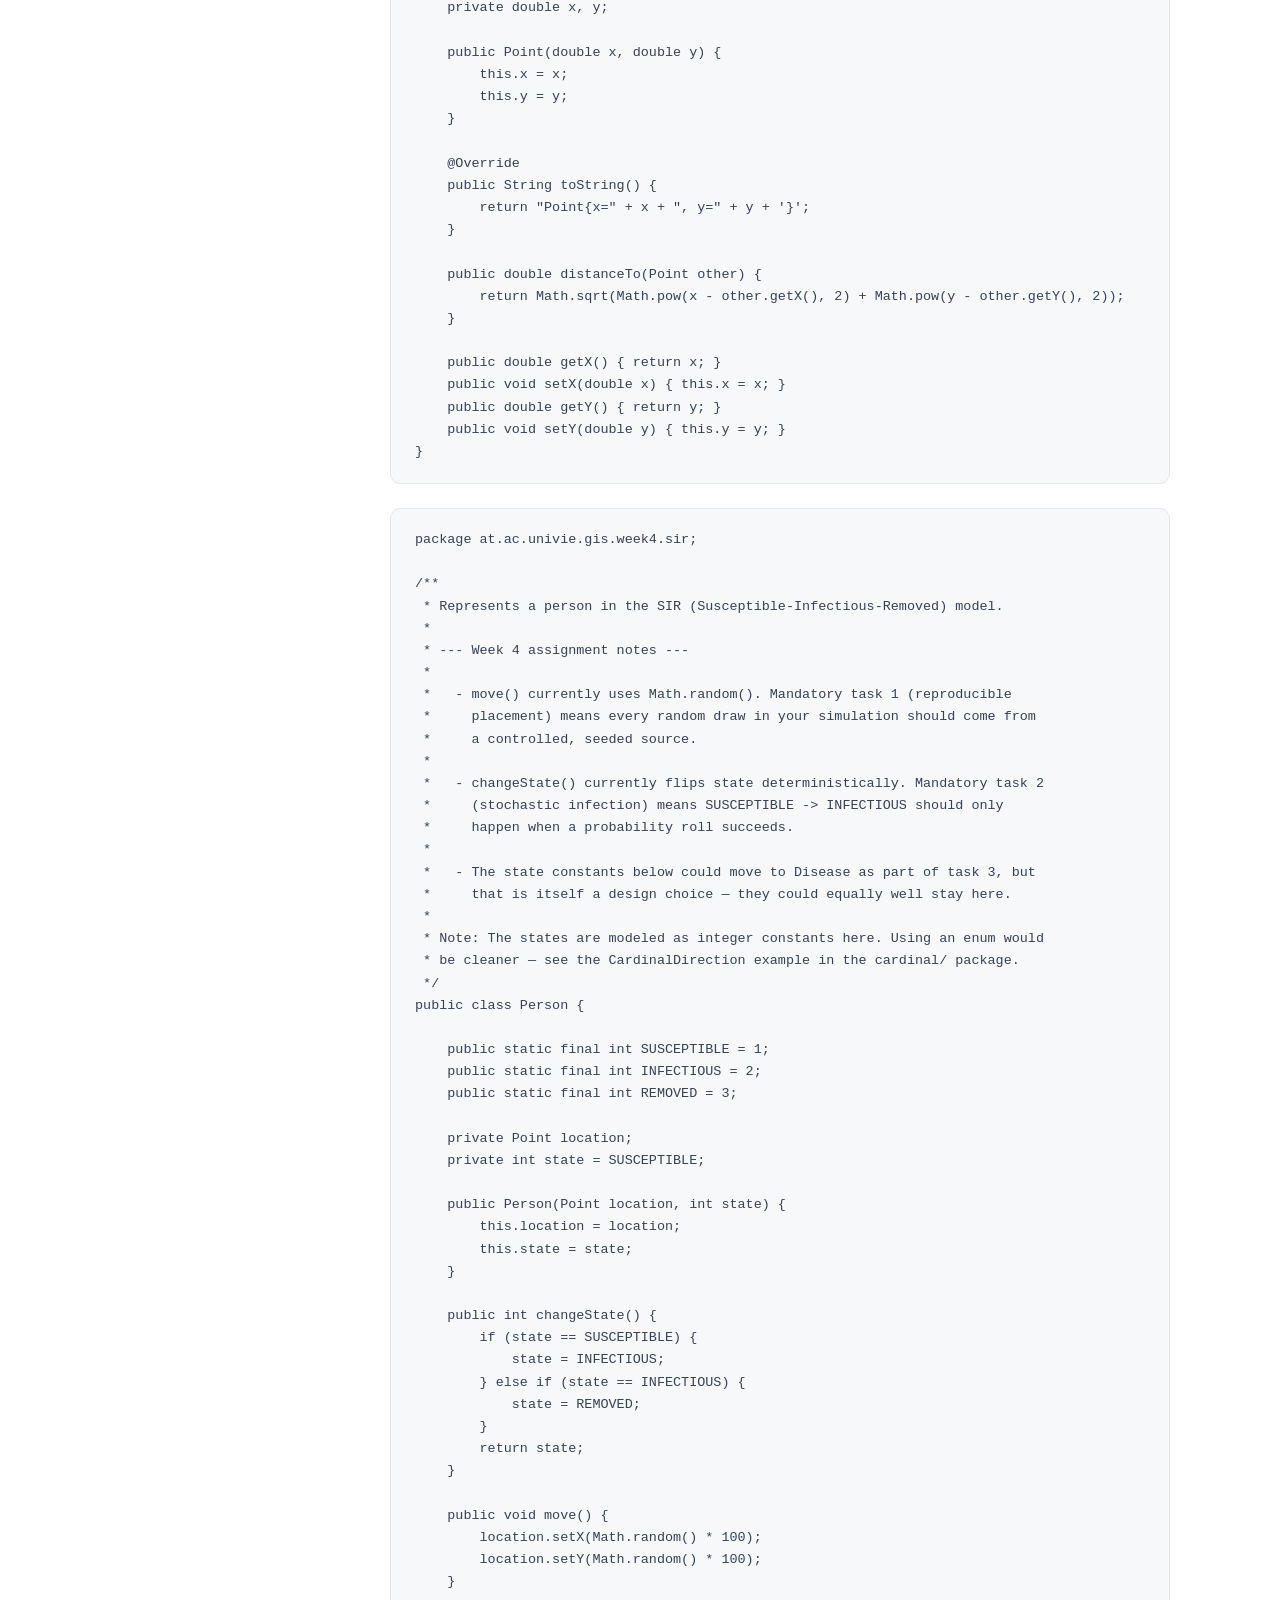
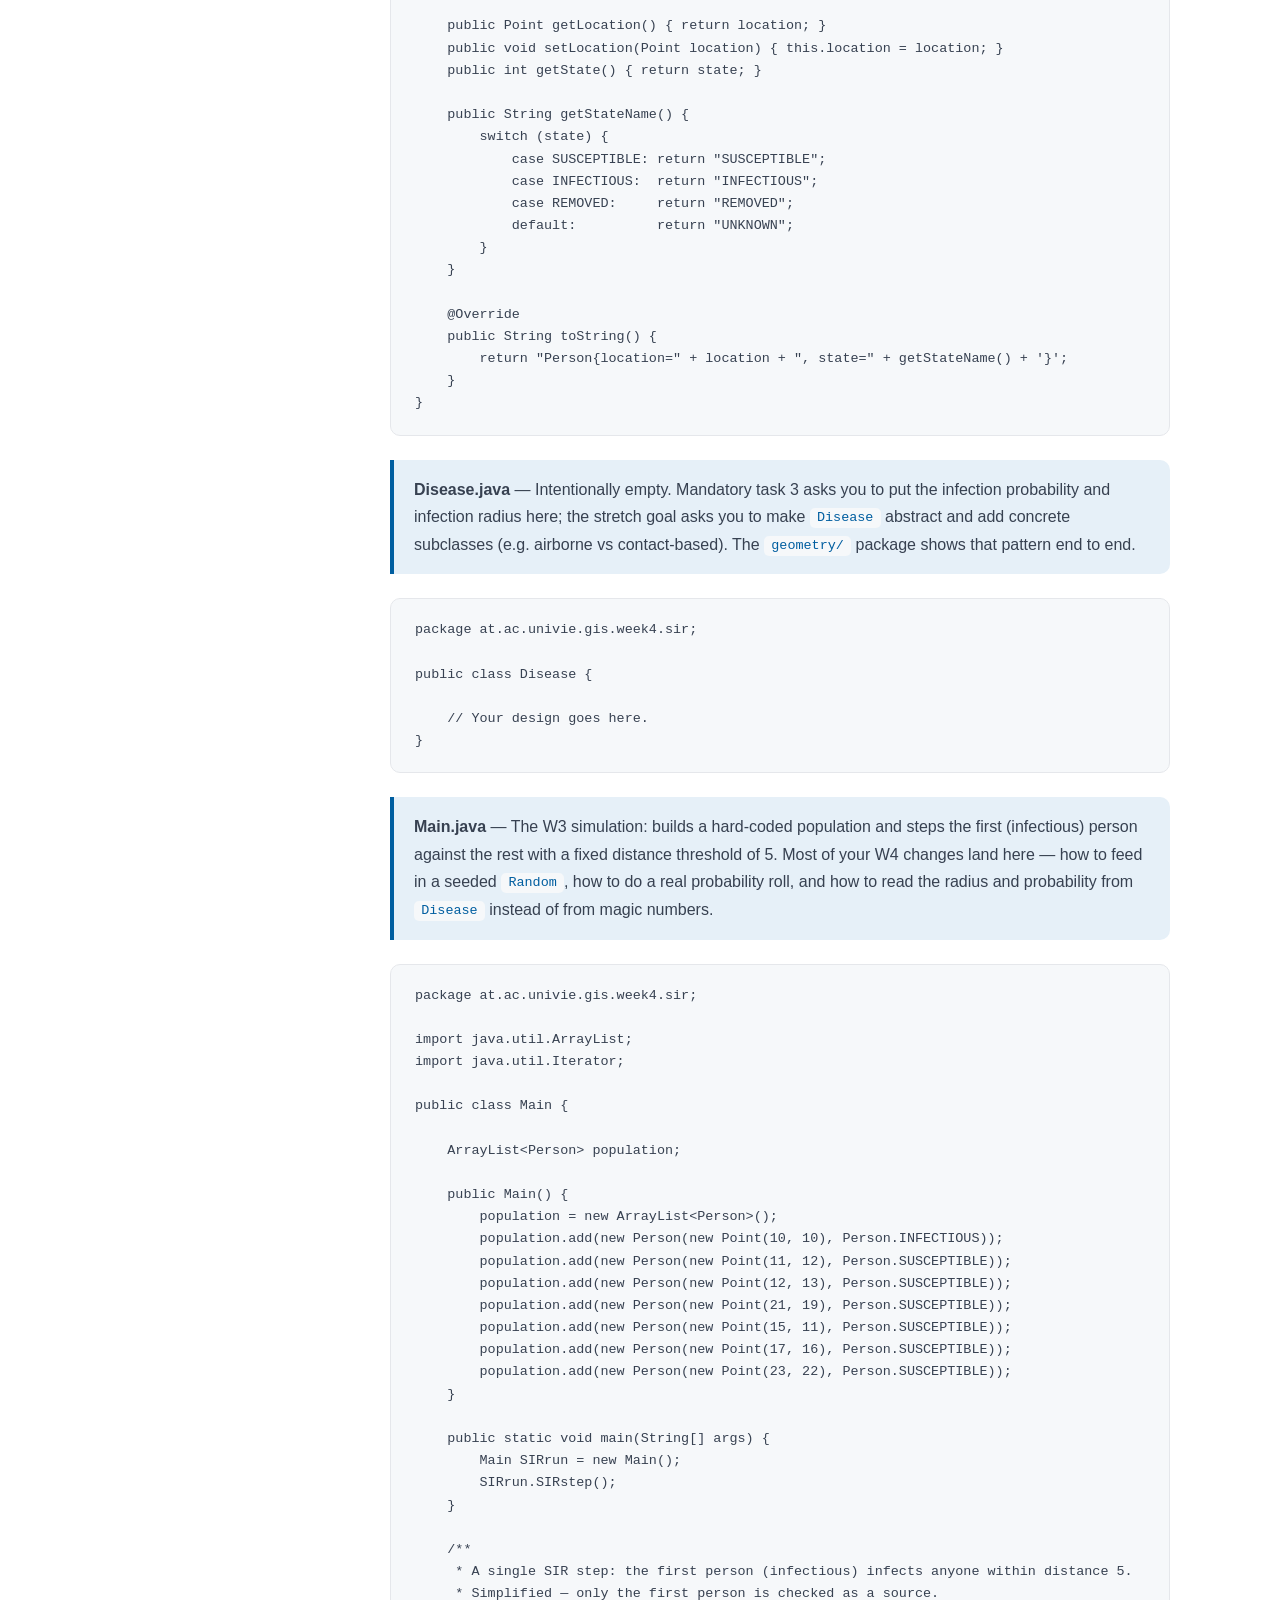
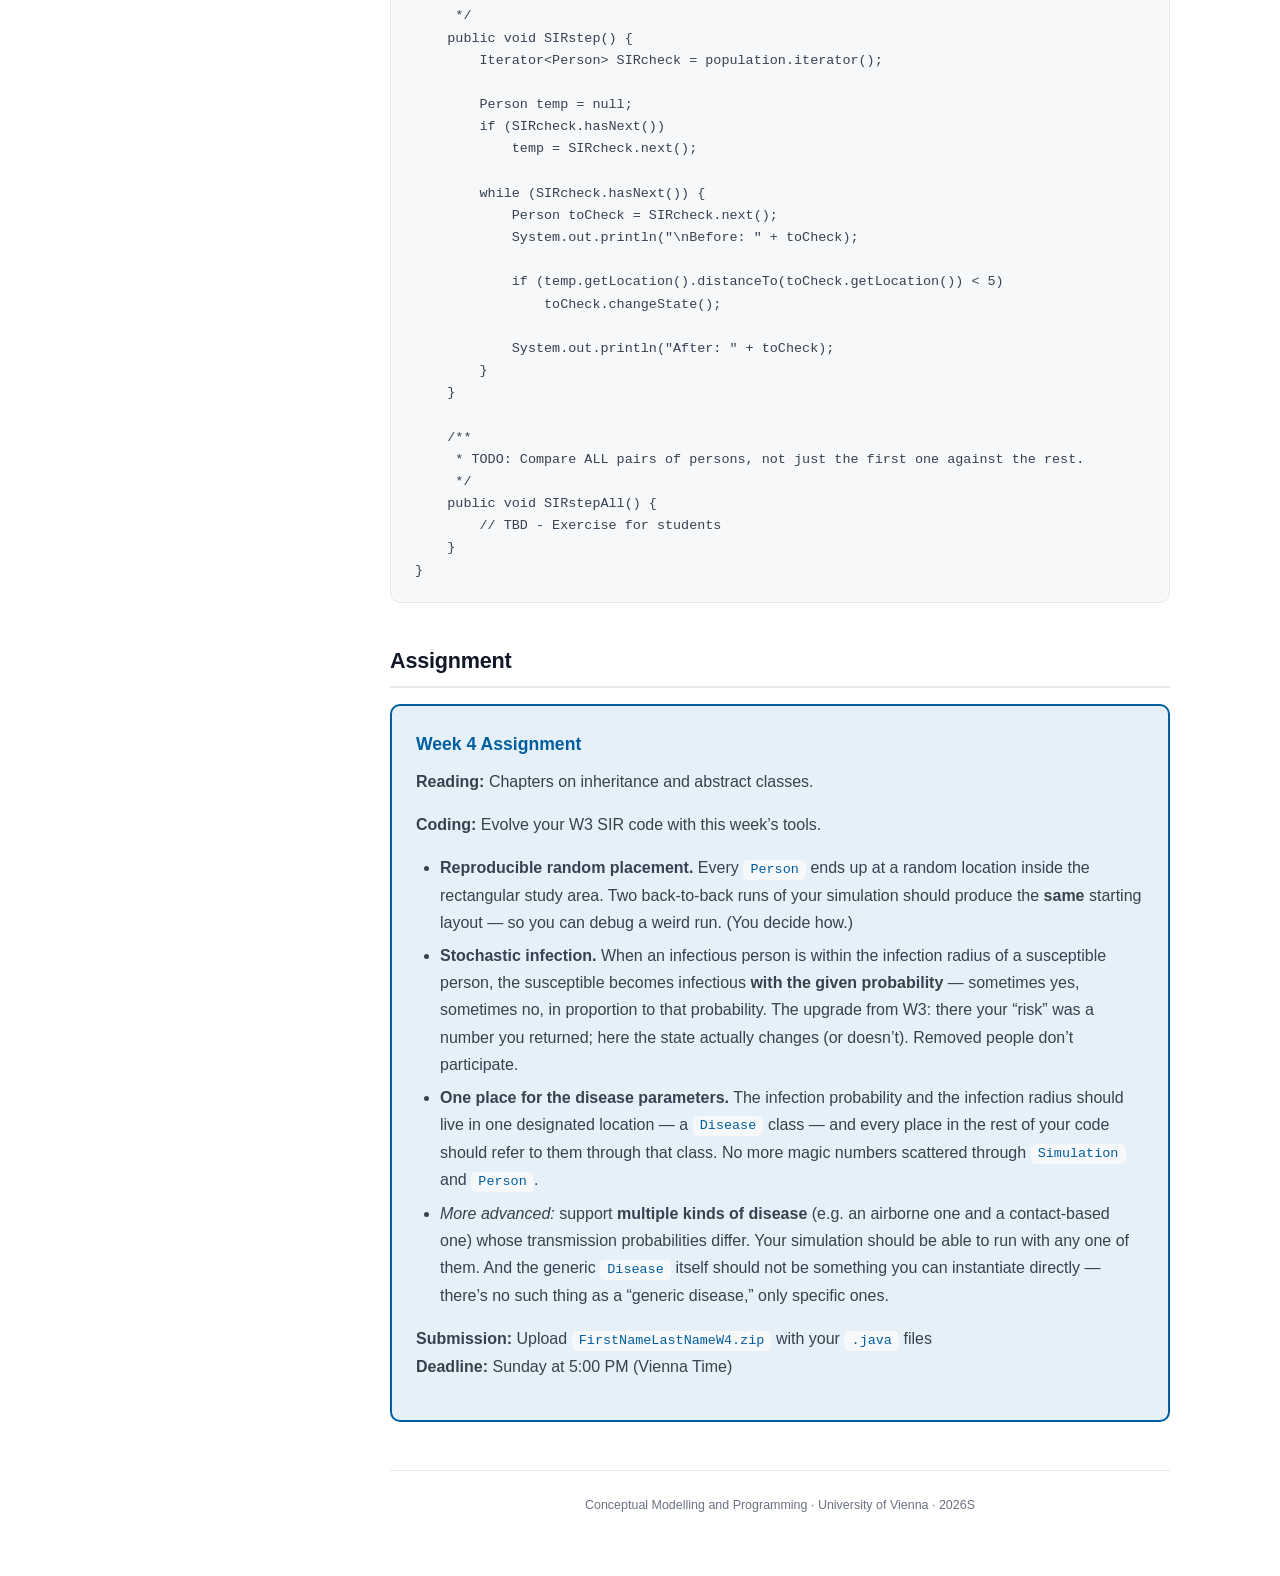
<file: week4.html>
<!DOCTYPE html>
<html lang="en">
<head>
  <meta charset="UTF-8">
  <meta name="viewport" content="width=device-width, initial-scale=1.0">
  <title>Week 4: Inheritance and Polymorphism I - CMP 2026S</title>
  <link rel="stylesheet" href="style.css">
</head>
<body>

<aside class="sidebar" id="sidebar">
  <div class="sidebar-header">
    <img src="img/uni_logo.png" alt="University of Vienna" class="sidebar-logo">
    <div class="course-id">290059 VU</div>
    <h2>Conceptual Modelling and Programming</h2>
    <div class="semester">2026S &middot; University of Vienna</div>
  </div>
  <nav>
    <div class="nav-section">
      <div class="nav-section-title">Overview</div>
      <a href="index.html">Home</a>
    </div>
    <div class="nav-section">
      <div class="nav-section-title">Lectures &amp; Labs</div>
      <a href="week1.html">Week 1: Data Types &amp; Control</a>
      <a href="week2.html">Week 2: Methods &amp; OO I</a>
      <a href="week3.html">Week 3: Methods &amp; OO II</a>
      <a href="week4.html" class="active">Week 4: Inheritance I</a>
      <a href="week5.html">Week 5: Inheritance II</a>
      <a href="week6.html">Week 6: Midterm Exam</a>
      <a href="week7.html">Week 7: GUI &amp; Listeners</a>
      <a href="week8.html">Week 8: GUI, File I/O &amp; MVC</a>
      <a href="week9.html">Week 9: Ripley&rsquo;s K Example</a>
      <a href="week10.html">Week 10: Libraries &amp; Exceptions</a>
      <a href="week11.html">Week 11: Final Exam</a>
    </div>
  </nav>
</aside>

<div class="sidebar-backdrop" id="backdrop"></div>

<div class="main">
  <div class="topbar">
    <button class="menu-toggle" id="menuToggle" aria-label="Toggle sidebar">&#9776;</button>
    <button class="theme-toggle" id="themeToggle" aria-label="Toggle dark mode">&#9790;</button>
  </div>

  <div class="content">

    <div class="hero">
      <h1>Week 4: Inheritance and Polymorphism I</h1>
      <p class="subtitle">04.05.2026</p>
    </div>

    <h2>Slides</h2>
    <p><a href="slides/Week4.pdf" style="font-weight:600;" target="_blank">Download Week 4 Slides (PDF) &rarr;</a></p>

    <h2>Code Examples</h2>

    <p>Four reference packages. The first two give you the tools (enums + <code>Random</code>); the next two show inheritance end to end (a plain <code>extends</code> hierarchy and an abstract base class); the last is the W3 SIR starter that this week&rsquo;s assignment evolves.</p>

    <pre><code>Code/Week4/src/at/ac/univie/gis/week4/
├── cardinal/
│   ├── CardinalDirection.java       enum: type-safe constants
│   ├── CardinalDirectionTest.java   tiny enum demo
│   └── RandomLocations.java         java.util.Random: nextInt/Double/Boolean/Gaussian + seeding
├── watercourse/
│   ├── Watercourse.java             parent class with describe()
│   ├── Spring.java                  plain helper (composition)
│   ├── River.java                   extends Watercourse; super(...) + override
│   └── WatercourseExample.java      ArrayList&lt;Watercourse&gt;, dynamic dispatch, instanceof
├── geometry/
│   ├── Geometry.java                ABSTRACT base; abstract getArea(), concrete describe()
│   ├── Circle.java                  concrete subclass
│   ├── Rectangle.java               concrete subclass
│   └── GeometryExample.java         ArrayList&lt;Geometry&gt; of mixed shapes
└── sir/
    ├── Point.java                   2D point with distanceTo
    ├── Person.java                  SUSCEPTIBLE / INFECTIOUS / REMOVED
    ├── Disease.java                 stub for assignment task 3
    └── Main.java                    W3 SIR starter — your W4 work lands here</code></pre>

    <h3>1. <code>cardinal/</code> &mdash; enums and <code>Random</code></h3>

    <div class="info-box">
      <p><strong>CardinalDirection.java</strong> &mdash; An enum: a small fixed set of named, type-safe constants. The compiler will not let you pass an invalid direction the way it would let you pass an invalid <code>int</code>.</p>
    </div>

    <pre><code>package at.ac.univie.gis.week4.cardinal;

/**
 * An enum representing the four cardinal directions.
 * Enums provide type-safe constants - you cannot accidentally use an invalid direction.
 * Compare this to using plain integers (1=North, 2=South...) which are error-prone.
 */
public enum CardinalDirection {
    NORTH, SOUTH, EAST, WEST
}</code></pre>

    <div class="info-box">
      <p><strong>CardinalDirectionTest.java</strong> &mdash; Access an enum value with <code>ClassName.VALUE</code>. Enum values can be printed, compared with <code>==</code>, and passed around like any object.</p>
    </div>

    <pre><code>package at.ac.univie.gis.week4.cardinal;

public class CardinalDirectionTest {

    public static void main(String[] args) {
        // Access an enum value using ClassName.VALUE
        System.out.println(CardinalDirection.WEST);
    }
}</code></pre>

    <div class="info-box">
      <p><strong>RandomLocations.java</strong> &mdash; Two takeaways. (1) <code>java.util.Random</code> gives four flavours of randomness &mdash; <code>nextInt</code>, <code>nextDouble</code>, <code>nextBoolean</code>, <code>nextGaussian</code> &mdash; where <code>Math.random()</code> only gives one. (2) Passing a <em>seed</em> to the constructor makes the sequence reproducible: the same seed always produces the same numbers. This is the tool the W4 assignment&rsquo;s &ldquo;reproducible placement&rdquo; task is built on.</p>
    </div>

    <pre><code>package at.ac.univie.gis.week4.cardinal;

import java.util.Random;

public class RandomLocations {

    public static void main(String[] args) {

        // --- (1) The four methods on Random --------------------------------

        // No seed → time-based, different every run.
        Random rng = new Random();

        // Random integer in [0, 501)  → e.g. an x-coordinate on a 500-wide grid.
        int x = rng.nextInt(501);

        // Random double in [0.0, 1.0) → multiply by area width to place a person.
        double y = rng.nextDouble() * 500;

        // Random true/false with equal probability.
        boolean coin = rng.nextBoolean();

        // Sample from the standard normal distribution N(0, 1) — handy for noise.
        double noise = rng.nextGaussian();

        System.out.println("x: " + x);
        System.out.println("y: " + y);
        System.out.println("coin: " + coin);
        System.out.println("noise: " + noise);

        // Math.random() is essentially shorthand for new Random().nextDouble().
        // Fine for one-off rolls, but you cannot seed it.
        System.out.println("Math.random(): " + Math.random());

        // --- (2) Seeded Random for reproducible runs -----------------------

        // Two generators built from the SAME seed produce the SAME sequence.
        // Run this main method twice and these four numbers stay identical.
        Random seeded = new Random(42);
        System.out.println("\nSeeded run (always the same):");
        for (int i = 0; i &lt; 4; i++) {
            System.out.println("  " + seeded.nextDouble());
        }
    }
}</code></pre>

    <h3>2. <code>watercourse/</code> &mdash; <code>extends</code>, <code>super</code>, override, <code>instanceof</code></h3>

    <div class="info-box">
      <p><strong>Watercourse.java</strong> &mdash; Plain parent class. Holds a length and a default <code>describe()</code> that subclasses are free to override.</p>
    </div>

    <pre><code>package at.ac.univie.gis.week4.watercourse;

/**
 * A simple base class representing a watercourse (any body of flowing water).
 * Serves as the parent class in an inheritance hierarchy.
 */
public class Watercourse {

    private double length;

    public Watercourse(int length) {
        this.length = length;
    }

    public double getLength() {
        return length;
    }

    public void setLength(double length) {
        this.length = length;
    }

    /**
     * Returns a short description of this watercourse.
     * Subclasses can OVERRIDE this method to add their own information,
     * and call super.describe() to keep the parent's contribution.
     */
    public String describe() {
        return "Watercourse of length " + length;
    }
}</code></pre>

    <div class="info-box">
      <p><strong>Spring.java</strong> &mdash; A plain helper class held by <code>River</code> via composition. A river HAS-A spring; a river is not a kind of spring.</p>
    </div>

    <pre><code>package at.ac.univie.gis.week4.watercourse;

public class Spring {

    private String name;

    public Spring(String name) {
        this.name = name;
    }

    public String getName() {
        return name;
    }

    public void setName(String name) {
        this.name = name;
    }
}</code></pre>

    <div class="info-box">
      <p><strong>River.java</strong> &mdash; A <code>River</code> IS-A <code>Watercourse</code>. The constructor uses <code>super(length)</code> to hand the length up to the parent, and <code>describe()</code> is overridden so that <code>super.describe()</code> is augmented &mdash; not replaced &mdash; with the spring name.</p>
    </div>

    <pre><code>package at.ac.univie.gis.week4.watercourse;

/**
 * A River is a specific kind of Watercourse that also has a Spring (origin).
 *
 * Demonstrates two inheritance ideas at once:
 *   - super(length) in the constructor hands data up to the parent.
 *   - describe() is OVERRIDDEN below, and uses super.describe() to add to —
 *     not replace — the parent's behaviour.
 */
public class River extends Watercourse {

    private Spring origin;

    public River(int length, Spring origin) {
        super(length);
        this.origin = origin;
    }

    public Spring getOrigin() {
        return origin;
    }

    public void setOrigin(Spring origin) {
        this.origin = origin;
    }

    @Override
    public String describe() {
        return super.describe() + ", originating at spring " + origin.getName();
    }
}</code></pre>

    <div class="info-box">
      <p><strong>WatercourseExample.java</strong> &mdash; An <code>ArrayList&lt;Watercourse&gt;</code> holds both <code>Watercourse</code> and <code>River</code> objects because <code>River</code> IS-A <code>Watercourse</code>. <code>describe()</code> dispatches at runtime to the real object&rsquo;s implementation. <code>instanceof</code> with a pattern variable (<code>w instanceof River r</code>) is the safe way to ask &ldquo;is this actually a River?&rdquo; before reaching for River-only data.</p>
    </div>

    <pre><code>package at.ac.univie.gis.week4.watercourse;

import java.util.ArrayList;

public class WatercourseExample {

    public static void main(String[] args) {

        ArrayList&lt;Watercourse&gt; watercourses = new ArrayList&lt;&gt;();

        watercourses.add(new Watercourse(1246));
        watercourses.add(new Watercourse(541));
        watercourses.add(new Watercourse(1496));
        watercourses.add(new Watercourse(996));
        // A River fits in the same list because it extends Watercourse.
        watercourses.add(new River(766, new Spring("Rheinquelle")));

        for (Watercourse w : watercourses) {
            // Dynamic dispatch: each object decides which describe() runs.
            System.out.println(w.describe());

            // Only Rivers carry a Spring. Use instanceof to ask the question
            // safely before reaching for River-only data.
            if (w instanceof River r) {
                System.out.println("  spring object: " + r.getOrigin().getName());
            }
        }
    }
}</code></pre>

    <h3>3. <code>geometry/</code> &mdash; <code>abstract</code> classes</h3>

    <div class="info-box">
      <p><strong>Geometry.java</strong> &mdash; <code>abstract</code> on the class blocks <code>new Geometry(...)</code> &mdash; a generic geometry is not a real shape. <code>abstract</code> on <code>getArea()</code> declares a contract: every concrete subclass <em>must</em> implement it. The concrete <code>describe()</code> calls the abstract <code>getArea()</code> &mdash; that call resolves to the subclass&rsquo;s implementation at runtime.</p>
    </div>

    <pre><code>package at.ac.univie.gis.week4.geometry;

/**
 * An ABSTRACT base class for geometric shapes.
 *
 * 'abstract' on the class means: you cannot do `new Geometry(...)`.
 * Geometry is not a real shape — every real shape is a Circle or Rectangle
 * or some other concrete subclass.
 *
 * 'abstract' on getArea() means: every subclass MUST provide its own
 * implementation. The compiler will refuse to compile a subclass that
 * forgets to implement getArea().
 */
public abstract class Geometry {

    private String label;

    public Geometry(String label) {
        this.label = label;
    }

    public String getLabel() {
        return label;
    }

    /**
     * Abstract method — no body, just a contract.
     * Each subclass fills this in with its own area formula.
     */
    public abstract double getArea();

    /**
     * A concrete method on an abstract class is allowed.
     * It can call the abstract method — the call resolves to the
     * subclass implementation at runtime (dynamic dispatch).
     */
    public String describe() {
        return label + " has area " + getArea();
    }
}</code></pre>

    <div class="info-box">
      <p><strong>Circle.java</strong> &amp; <strong>Rectangle.java</strong> &mdash; Two concrete subclasses, each supplying its own area formula. Without <code>getArea()</code>, the file would not compile.</p>
    </div>

    <pre><code>package at.ac.univie.gis.week4.geometry;

public class Circle extends Geometry {

    private double radius;

    public Circle(String label, double radius) {
        super(label);
        this.radius = radius;
    }

    @Override
    public double getArea() {
        return Math.PI * radius * radius;
    }
}</code></pre>

    <pre><code>package at.ac.univie.gis.week4.geometry;

public class Rectangle extends Geometry {

    private double width;
    private double height;

    public Rectangle(String label, double width, double height) {
        super(label);
        this.width = width;
        this.height = height;
    }

    @Override
    public double getArea() {
        return width * height;
    }
}</code></pre>

    <div class="info-box">
      <p><strong>GeometryExample.java</strong> &mdash; You <em>can</em> declare <code>ArrayList&lt;Geometry&gt;</code> even though <code>Geometry</code> is abstract; you cannot <code>new Geometry(...)</code>. Each shape&rsquo;s own area formula runs at the right moment via dynamic dispatch.</p>
    </div>

    <pre><code>package at.ac.univie.gis.week4.geometry;

import java.util.ArrayList;

public class GeometryExample {

    public static void main(String[] args) {

        ArrayList&lt;Geometry&gt; shapes = new ArrayList&lt;&gt;();
        shapes.add(new Circle("c1", 3.0));
        shapes.add(new Rectangle("r1", 4.0, 5.0));
        shapes.add(new Circle("c2", 1.5));

        // Polymorphism: same call, different formulas chosen per object.
        for (Geometry g : shapes) {
            System.out.println(g.describe());
        }

        // Uncomment to see the compile error abstract classes give you:
        // Geometry g = new Geometry("nope");
    }
}</code></pre>

    <h3>4. <code>sir/</code> &mdash; the W3 SIR starter (W4 assignment base)</h3>

    <div class="info-box">
      <p>Your starting point for this week&rsquo;s assignment. <code>Point</code> and <code>Person</code> are the W3 versions; <code>Disease</code> is an empty stub (task 3); <code>Main</code> still uses <code>Math.random()</code> and a deterministic state flip. The file headers point at exactly what each task changes.</p>
    </div>

    <pre><code>package at.ac.univie.gis.week4.sir;

public class Point {

    private double x, y;

    public Point(double x, double y) {
        this.x = x;
        this.y = y;
    }

    @Override
    public String toString() {
        return "Point{x=" + x + ", y=" + y + '}';
    }

    public double distanceTo(Point other) {
        return Math.sqrt(Math.pow(x - other.getX(), 2) + Math.pow(y - other.getY(), 2));
    }

    public double getX() { return x; }
    public void setX(double x) { this.x = x; }
    public double getY() { return y; }
    public void setY(double y) { this.y = y; }
}</code></pre>

    <pre><code>package at.ac.univie.gis.week4.sir;

/**
 * Represents a person in the SIR (Susceptible-Infectious-Removed) model.
 *
 * --- Week 4 assignment notes ---
 *
 *   - move() currently uses Math.random(). Mandatory task 1 (reproducible
 *     placement) means every random draw in your simulation should come from
 *     a controlled, seeded source.
 *
 *   - changeState() currently flips state deterministically. Mandatory task 2
 *     (stochastic infection) means SUSCEPTIBLE -> INFECTIOUS should only
 *     happen when a probability roll succeeds.
 *
 *   - The state constants below could move to Disease as part of task 3, but
 *     that is itself a design choice — they could equally well stay here.
 *
 * Note: The states are modeled as integer constants here. Using an enum would
 * be cleaner — see the CardinalDirection example in the cardinal/ package.
 */
public class Person {

    public static final int SUSCEPTIBLE = 1;
    public static final int INFECTIOUS = 2;
    public static final int REMOVED = 3;

    private Point location;
    private int state = SUSCEPTIBLE;

    public Person(Point location, int state) {
        this.location = location;
        this.state = state;
    }

    public int changeState() {
        if (state == SUSCEPTIBLE) {
            state = INFECTIOUS;
        } else if (state == INFECTIOUS) {
            state = REMOVED;
        }
        return state;
    }

    public void move() {
        location.setX(Math.random() * 100);
        location.setY(Math.random() * 100);
    }

    public Point getLocation() { return location; }
    public void setLocation(Point location) { this.location = location; }
    public int getState() { return state; }

    public String getStateName() {
        switch (state) {
            case SUSCEPTIBLE: return "SUSCEPTIBLE";
            case INFECTIOUS:  return "INFECTIOUS";
            case REMOVED:     return "REMOVED";
            default:          return "UNKNOWN";
        }
    }

    @Override
    public String toString() {
        return "Person{location=" + location + ", state=" + getStateName() + '}';
    }
}</code></pre>

    <div class="info-box">
      <p><strong>Disease.java</strong> &mdash; Intentionally empty. Mandatory task 3 asks you to put the infection probability and infection radius here; the stretch goal asks you to make <code>Disease</code> abstract and add concrete subclasses (e.g. airborne vs contact-based). The <code>geometry/</code> package shows that pattern end to end.</p>
    </div>

    <pre><code>package at.ac.univie.gis.week4.sir;

public class Disease {

    // Your design goes here.
}</code></pre>

    <div class="info-box">
      <p><strong>Main.java</strong> &mdash; The W3 simulation: builds a hard-coded population and steps the first (infectious) person against the rest with a fixed distance threshold of 5. Most of your W4 changes land here &mdash; how to feed in a seeded <code>Random</code>, how to do a real probability roll, and how to read the radius and probability from <code>Disease</code> instead of from magic numbers.</p>
    </div>

    <pre><code>package at.ac.univie.gis.week4.sir;

import java.util.ArrayList;
import java.util.Iterator;

public class Main {

    ArrayList&lt;Person&gt; population;

    public Main() {
        population = new ArrayList&lt;Person&gt;();
        population.add(new Person(new Point(10, 10), Person.INFECTIOUS));
        population.add(new Person(new Point(11, 12), Person.SUSCEPTIBLE));
        population.add(new Person(new Point(12, 13), Person.SUSCEPTIBLE));
        population.add(new Person(new Point(21, 19), Person.SUSCEPTIBLE));
        population.add(new Person(new Point(15, 11), Person.SUSCEPTIBLE));
        population.add(new Person(new Point(17, 16), Person.SUSCEPTIBLE));
        population.add(new Person(new Point(23, 22), Person.SUSCEPTIBLE));
    }

    public static void main(String[] args) {
        Main SIRrun = new Main();
        SIRrun.SIRstep();
    }

    /**
     * A single SIR step: the first person (infectious) infects anyone within distance 5.
     * Simplified — only the first person is checked as a source.
     */
    public void SIRstep() {
        Iterator&lt;Person&gt; SIRcheck = population.iterator();

        Person temp = null;
        if (SIRcheck.hasNext())
            temp = SIRcheck.next();

        while (SIRcheck.hasNext()) {
            Person toCheck = SIRcheck.next();
            System.out.println("\nBefore: " + toCheck);

            if (temp.getLocation().distanceTo(toCheck.getLocation()) &lt; 5)
                toCheck.changeState();

            System.out.println("After: " + toCheck);
        }
    }

    /**
     * TODO: Compare ALL pairs of persons, not just the first one against the rest.
     */
    public void SIRstepAll() {
        // TBD - Exercise for students
    }
}</code></pre>

    <h2>Assignment</h2>
    <div class="assignment-box">
      <h3>Week 4 Assignment</h3>
      <p><strong>Reading:</strong> Chapters on inheritance and abstract classes.</p>
      <p><strong>Coding:</strong> Evolve your W3 SIR code with this week&rsquo;s tools.</p>
      <ul>
        <li><strong>Reproducible random placement.</strong> Every <code>Person</code> ends up at a random location inside the rectangular study area. Two back-to-back runs of your simulation should produce the <strong>same</strong> starting layout &mdash; so you can debug a weird run. (You decide how.)</li>
        <li><strong>Stochastic infection.</strong> When an infectious person is within the infection radius of a susceptible person, the susceptible becomes infectious <strong>with the given probability</strong> &mdash; sometimes yes, sometimes no, in proportion to that probability. The upgrade from W3: there your &ldquo;risk&rdquo; was a number you returned; here the state actually changes (or doesn&rsquo;t). Removed people don&rsquo;t participate.</li>
        <li><strong>One place for the disease parameters.</strong> The infection probability and the infection radius should live in one designated location &mdash; a <code>Disease</code> class &mdash; and every place in the rest of your code should refer to them through that class. No more magic numbers scattered through <code>Simulation</code> and <code>Person</code>.</li>
        <li><em>More advanced:</em> support <strong>multiple kinds of disease</strong> (e.g. an airborne one and a contact-based one) whose transmission probabilities differ. Your simulation should be able to run with any one of them. And the generic <code>Disease</code> itself should not be something you can instantiate directly &mdash; there&rsquo;s no such thing as a &ldquo;generic disease,&rdquo; only specific ones.</li>
      </ul>
      <p><strong>Submission:</strong> Upload <code>FirstNameLastNameW4.zip</code> with your <code>.java</code> files<br>
      <strong>Deadline:</strong> Sunday at 5:00 PM (Vienna Time)</p>
    </div>

    <div class="footer">
      <p>Conceptual Modelling and Programming &middot; University of Vienna &middot; 2026S</p>
    </div>
  </div>
</div>

<script src="script.js"></script>
</body>
</html>
</file>
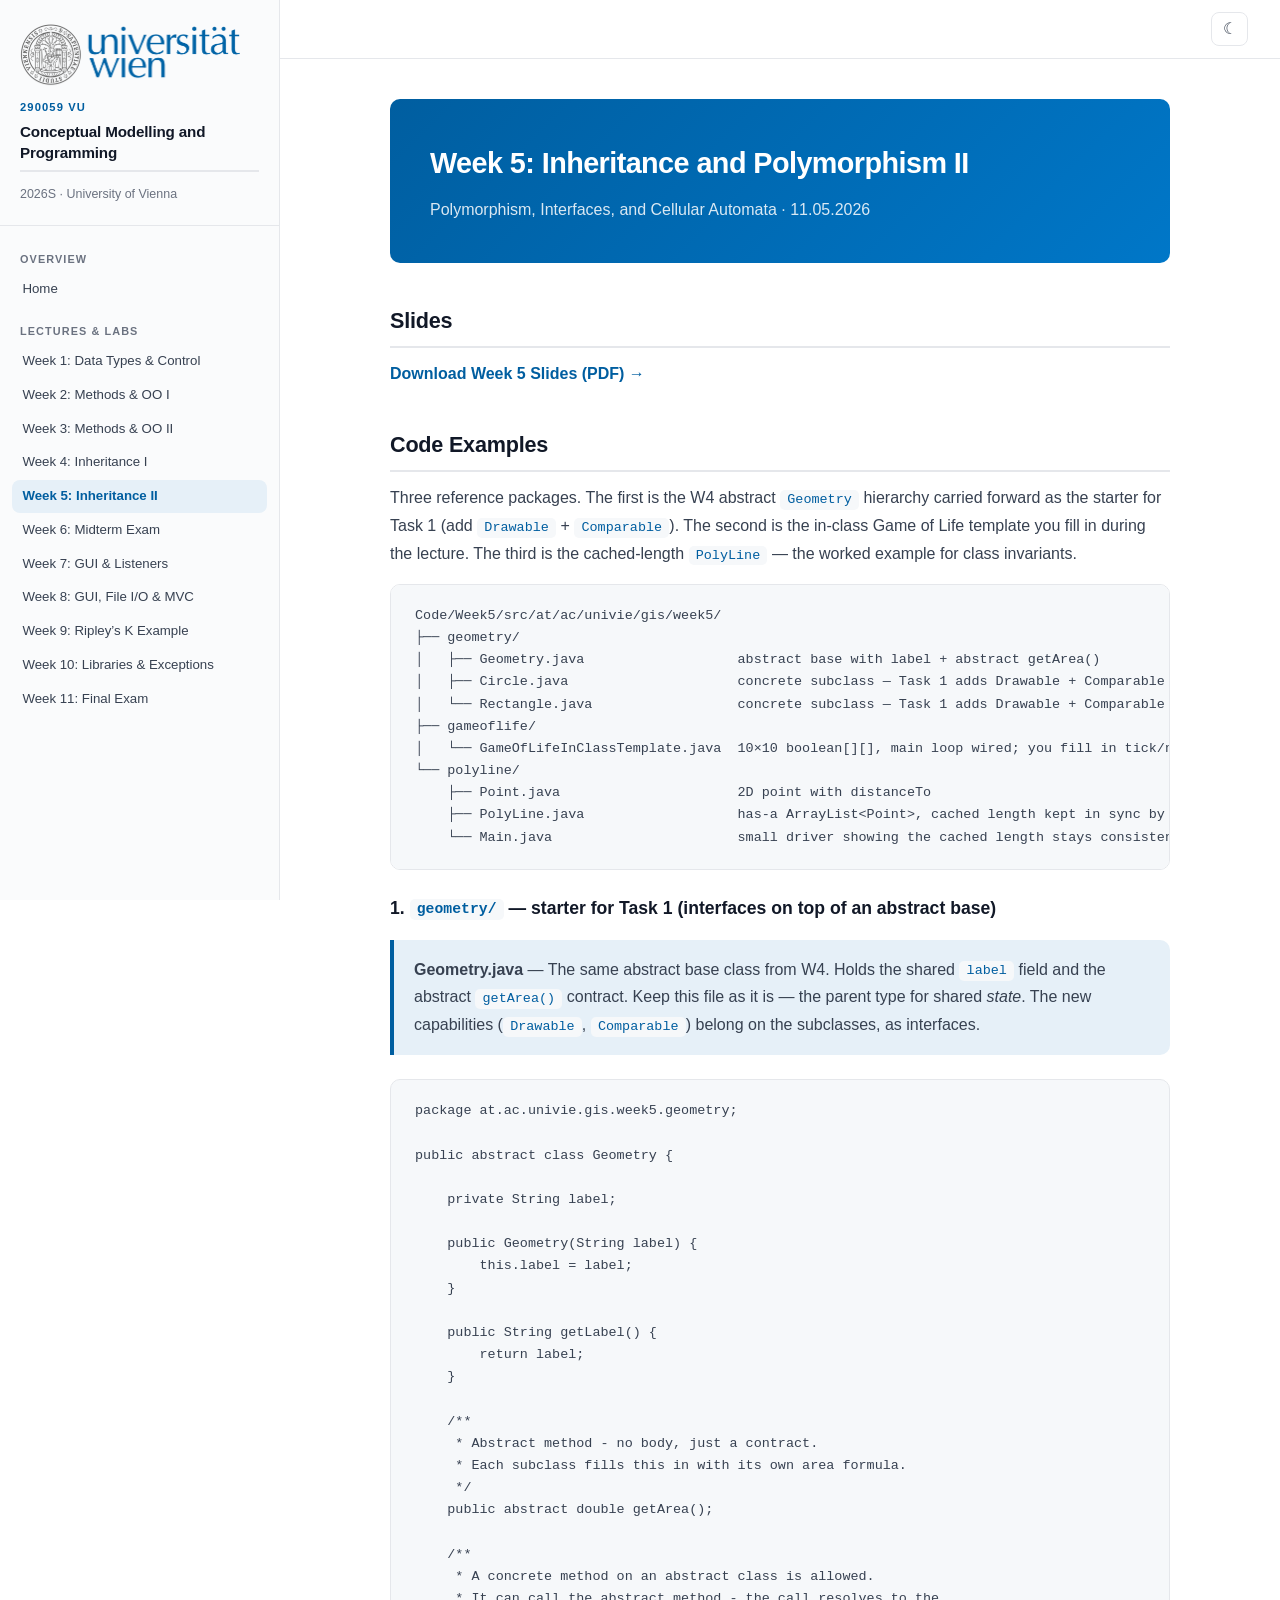
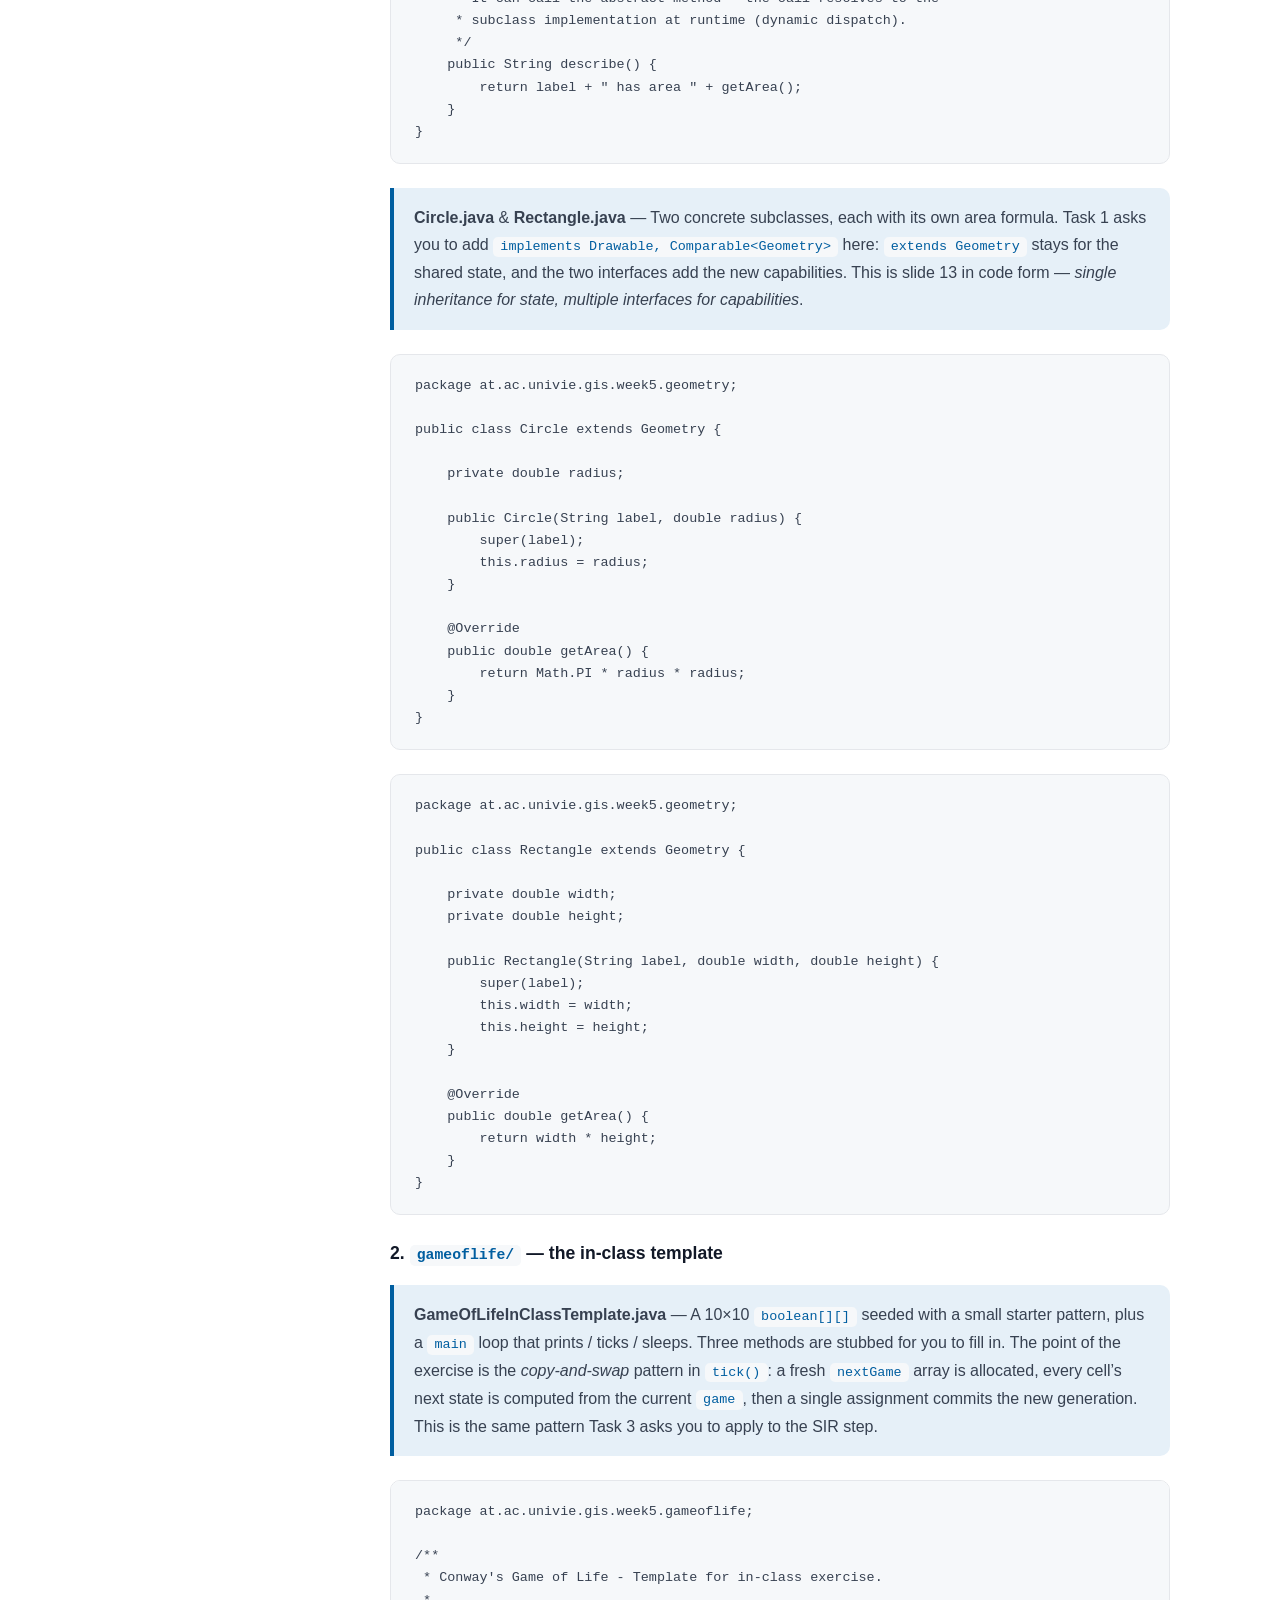
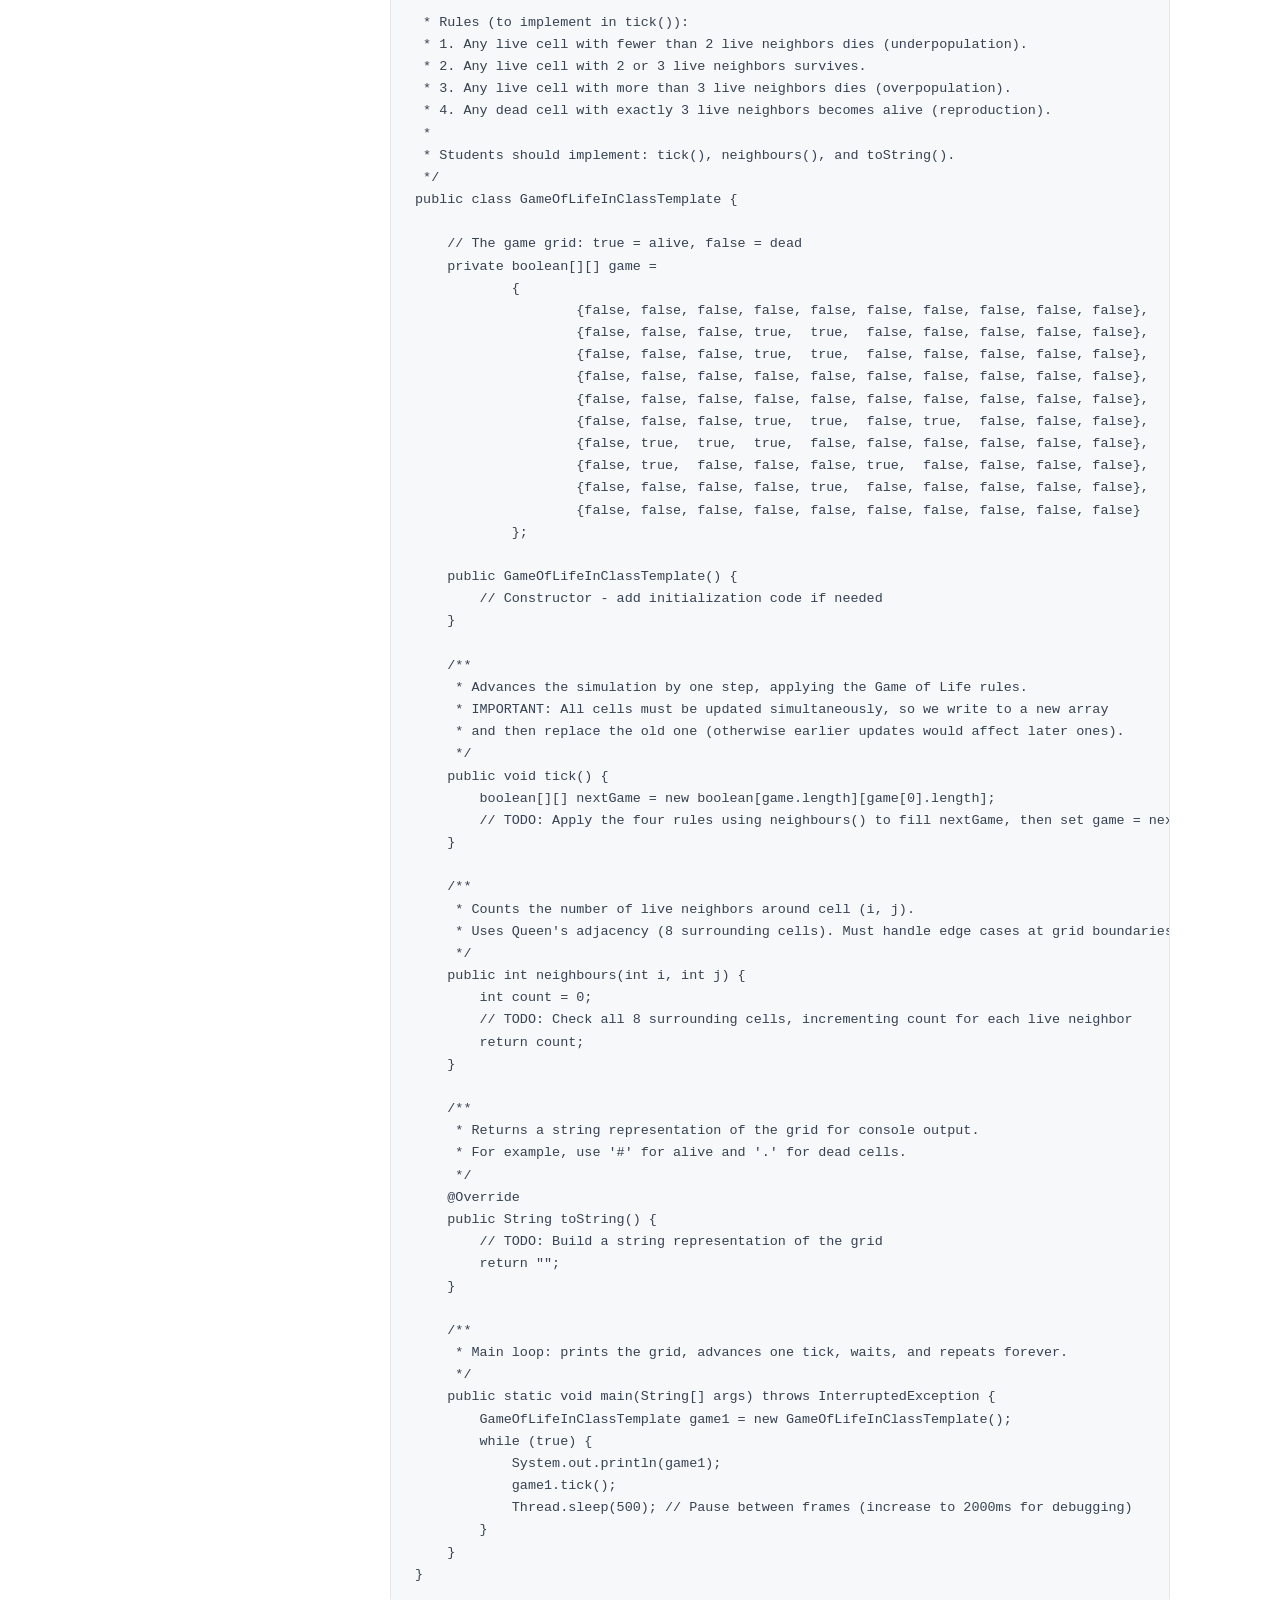
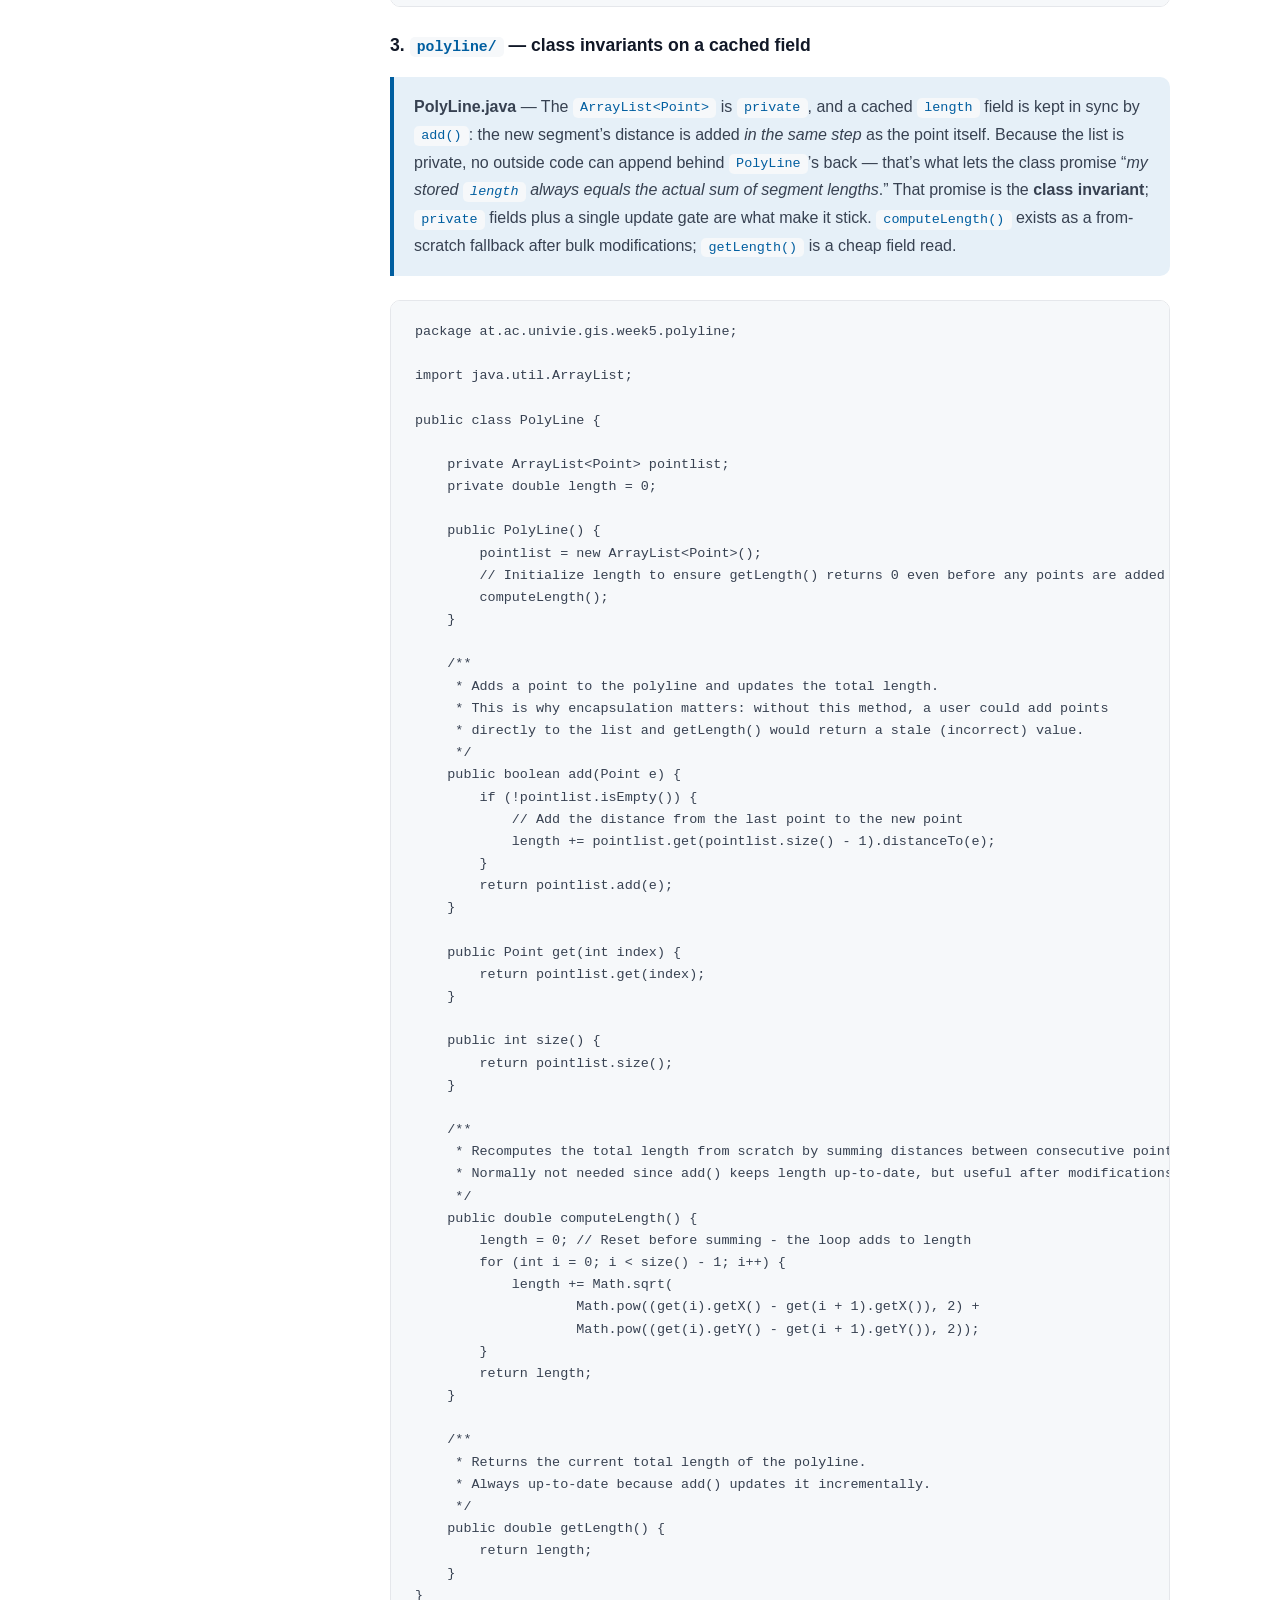
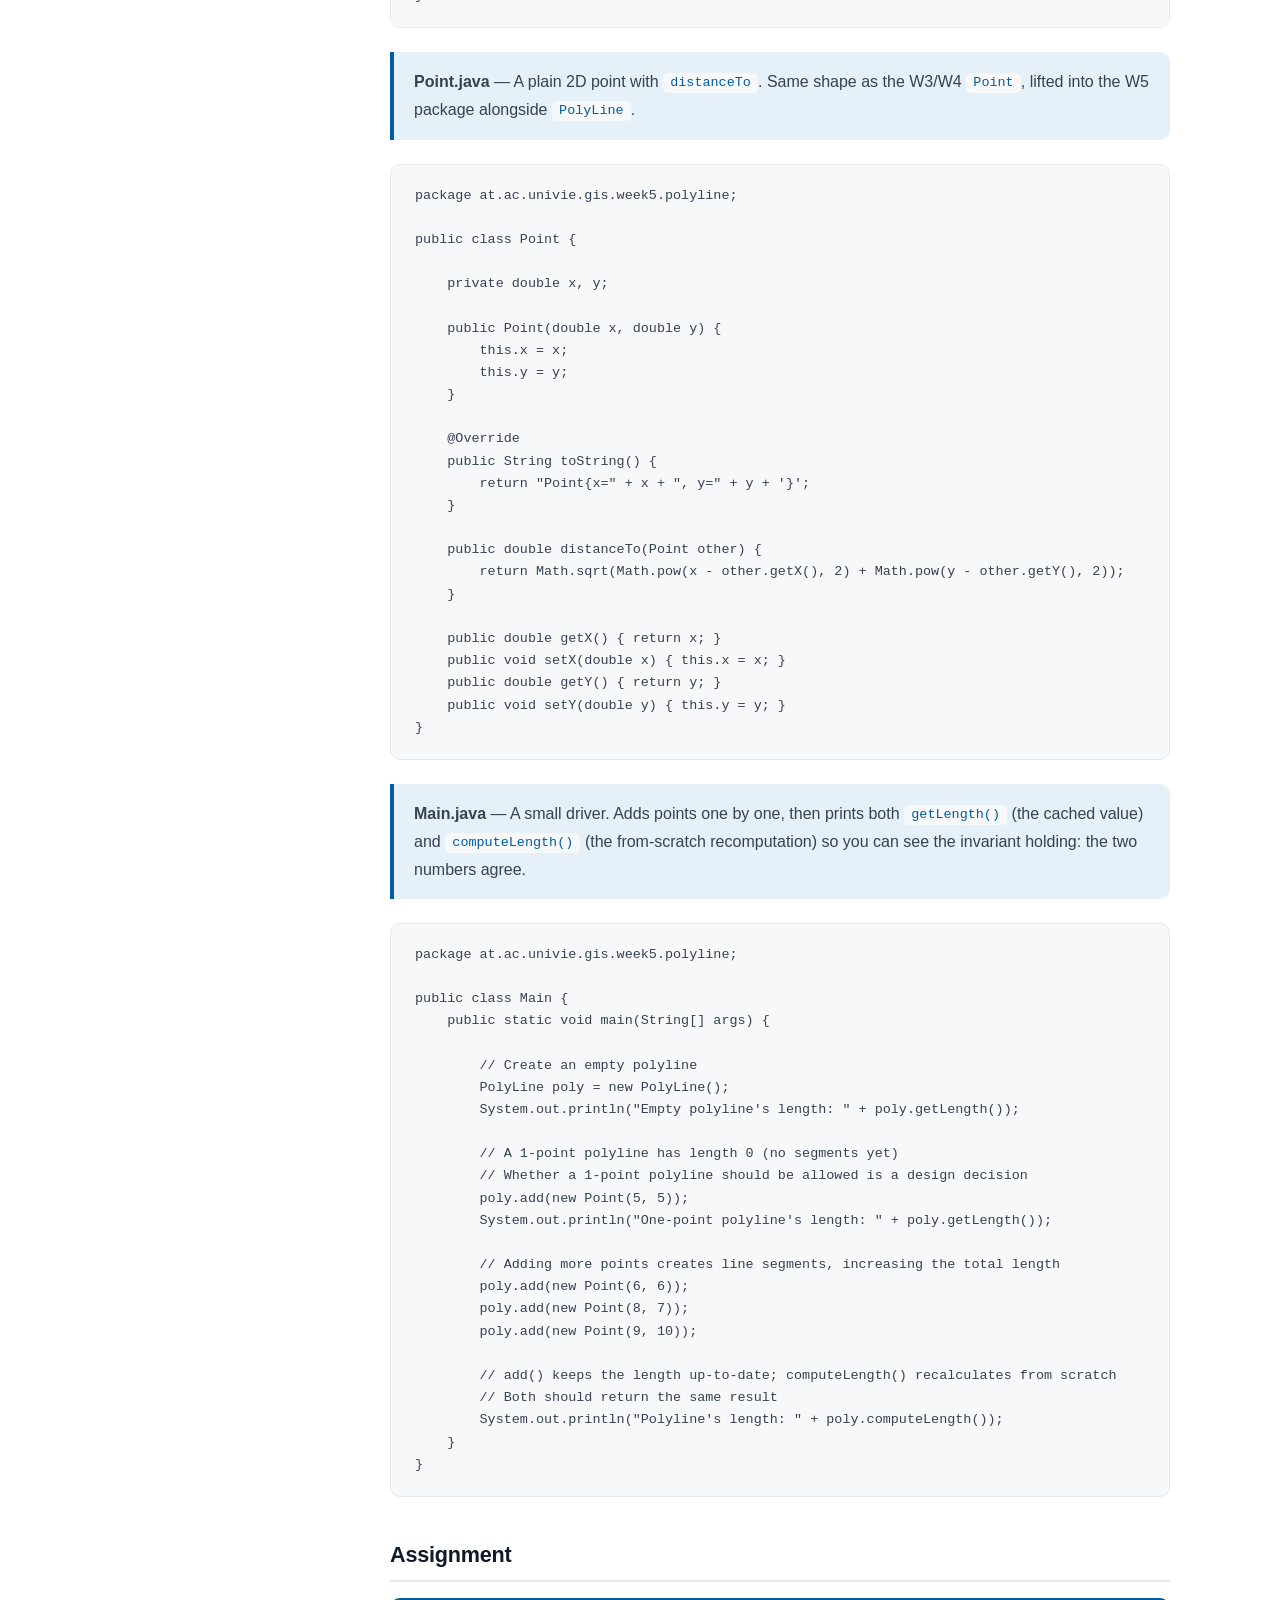
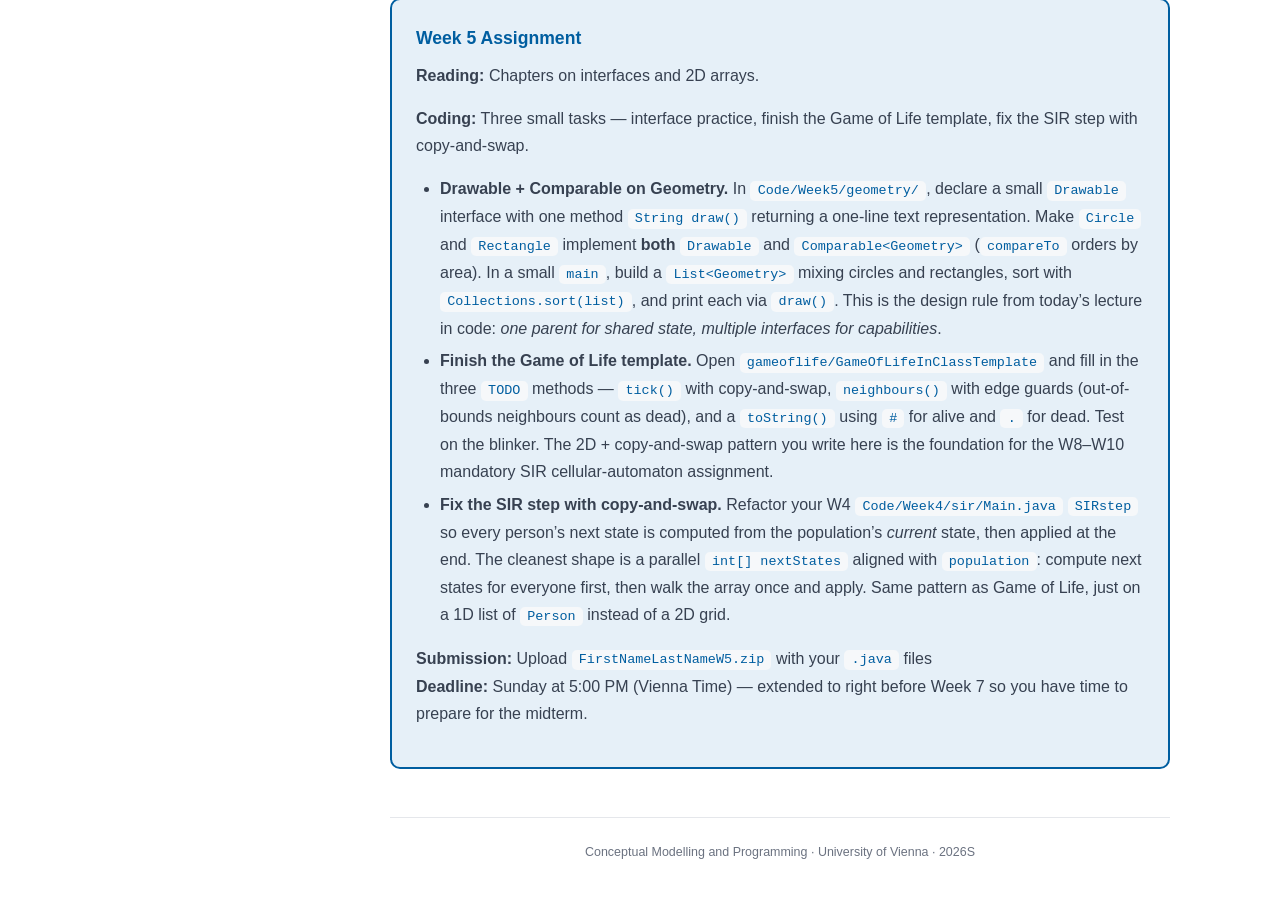
<file: week5.html>
<!DOCTYPE html>
<html lang="en">
<head>
  <meta charset="UTF-8">
  <meta name="viewport" content="width=device-width, initial-scale=1.0">
  <title>Week 5: Inheritance and Polymorphism II - CMP 2026S</title>
  <link rel="stylesheet" href="style.css">
</head>
<body>

<aside class="sidebar" id="sidebar">
  <div class="sidebar-header">
    <img src="img/uni_logo.png" alt="University of Vienna" class="sidebar-logo">
    <div class="course-id">290059 VU</div>
    <h2>Conceptual Modelling and Programming</h2>
    <div class="semester">2026S &middot; University of Vienna</div>
  </div>
  <nav>
    <div class="nav-section">
      <div class="nav-section-title">Overview</div>
      <a href="index.html">Home</a>
    </div>
    <div class="nav-section">
      <div class="nav-section-title">Lectures &amp; Labs</div>
      <a href="week1.html">Week 1: Data Types &amp; Control</a>
      <a href="week2.html">Week 2: Methods &amp; OO I</a>
      <a href="week3.html">Week 3: Methods &amp; OO II</a>
      <a href="week4.html">Week 4: Inheritance I</a>
      <a href="week5.html" class="active">Week 5: Inheritance II</a>
      <a href="week6.html">Week 6: Midterm Exam</a>
      <a href="week7.html">Week 7: GUI &amp; Listeners</a>
      <a href="week8.html">Week 8: GUI, File I/O &amp; MVC</a>
      <a href="week9.html">Week 9: Ripley&rsquo;s K Example</a>
      <a href="week10.html">Week 10: Libraries &amp; Exceptions</a>
      <a href="week11.html">Week 11: Final Exam</a>
    </div>
  </nav>
</aside>

<div class="sidebar-backdrop" id="backdrop"></div>

<div class="main">
  <div class="topbar">
    <button class="menu-toggle" id="menuToggle" aria-label="Toggle sidebar">&#9776;</button>
    <button class="theme-toggle" id="themeToggle" aria-label="Toggle dark mode">&#9790;</button>
  </div>

  <div class="content">

    <div class="hero">
      <h1>Week 5: Inheritance and Polymorphism II</h1>
      <p class="subtitle">Polymorphism, Interfaces, and Cellular Automata &middot; 11.05.2026</p>
    </div>

    <h2>Slides</h2>
    <p><a href="slides/Week5.pdf" style="font-weight:600;" target="_blank">Download Week 5 Slides (PDF) &rarr;</a></p>

    <h2>Code Examples</h2>

    <p>Three reference packages. The first is the W4 abstract <code>Geometry</code> hierarchy carried forward as the starter for Task 1 (add <code>Drawable</code> + <code>Comparable</code>). The second is the in-class Game of Life template you fill in during the lecture. The third is the cached-length <code>PolyLine</code> &mdash; the worked example for class invariants.</p>

    <pre><code>Code/Week5/src/at/ac/univie/gis/week5/
├── geometry/
│   ├── Geometry.java                   abstract base with label + abstract getArea()
│   ├── Circle.java                     concrete subclass — Task 1 adds Drawable + Comparable
│   └── Rectangle.java                  concrete subclass — Task 1 adds Drawable + Comparable
├── gameoflife/
│   └── GameOfLifeInClassTemplate.java  10×10 boolean[][], main loop wired; you fill in tick/neighbours/toString
└── polyline/
    ├── Point.java                      2D point with distanceTo
    ├── PolyLine.java                   has-a ArrayList&lt;Point&gt;, cached length kept in sync by add()
    └── Main.java                       small driver showing the cached length stays consistent</code></pre>

    <h3>1. <code>geometry/</code> &mdash; starter for Task 1 (interfaces on top of an abstract base)</h3>

    <div class="info-box">
      <p><strong>Geometry.java</strong> &mdash; The same abstract base class from W4. Holds the shared <code>label</code> field and the abstract <code>getArea()</code> contract. Keep this file as it is &mdash; the parent type for shared <em>state</em>. The new capabilities (<code>Drawable</code>, <code>Comparable</code>) belong on the subclasses, as interfaces.</p>
    </div>

    <pre><code>package at.ac.univie.gis.week5.geometry;

public abstract class Geometry {

    private String label;

    public Geometry(String label) {
        this.label = label;
    }

    public String getLabel() {
        return label;
    }

    /**
     * Abstract method - no body, just a contract.
     * Each subclass fills this in with its own area formula.
     */
    public abstract double getArea();

    /**
     * A concrete method on an abstract class is allowed.
     * It can call the abstract method - the call resolves to the
     * subclass implementation at runtime (dynamic dispatch).
     */
    public String describe() {
        return label + " has area " + getArea();
    }
}</code></pre>

    <div class="info-box">
      <p><strong>Circle.java</strong> &amp; <strong>Rectangle.java</strong> &mdash; Two concrete subclasses, each with its own area formula. Task 1 asks you to add <code>implements Drawable, Comparable&lt;Geometry&gt;</code> here: <code>extends Geometry</code> stays for the shared state, and the two interfaces add the new capabilities. This is slide 13 in code form &mdash; <em>single inheritance for state, multiple interfaces for capabilities</em>.</p>
    </div>

    <pre><code>package at.ac.univie.gis.week5.geometry;

public class Circle extends Geometry {

    private double radius;

    public Circle(String label, double radius) {
        super(label);
        this.radius = radius;
    }

    @Override
    public double getArea() {
        return Math.PI * radius * radius;
    }
}</code></pre>

    <pre><code>package at.ac.univie.gis.week5.geometry;

public class Rectangle extends Geometry {

    private double width;
    private double height;

    public Rectangle(String label, double width, double height) {
        super(label);
        this.width = width;
        this.height = height;
    }

    @Override
    public double getArea() {
        return width * height;
    }
}</code></pre>

    <h3>2. <code>gameoflife/</code> &mdash; the in-class template</h3>

    <div class="info-box">
      <p><strong>GameOfLifeInClassTemplate.java</strong> &mdash; A 10&times;10 <code>boolean[][]</code> seeded with a small starter pattern, plus a <code>main</code> loop that prints / ticks / sleeps. Three methods are stubbed for you to fill in. The point of the exercise is the <em>copy-and-swap</em> pattern in <code>tick()</code>: a fresh <code>nextGame</code> array is allocated, every cell&rsquo;s next state is computed from the current <code>game</code>, then a single assignment commits the new generation. This is the same pattern Task 3 asks you to apply to the SIR step.</p>
    </div>

    <pre><code>package at.ac.univie.gis.week5.gameoflife;

/**
 * Conway's Game of Life - Template for in-class exercise.
 *
 * Rules (to implement in tick()):
 * 1. Any live cell with fewer than 2 live neighbors dies (underpopulation).
 * 2. Any live cell with 2 or 3 live neighbors survives.
 * 3. Any live cell with more than 3 live neighbors dies (overpopulation).
 * 4. Any dead cell with exactly 3 live neighbors becomes alive (reproduction).
 *
 * Students should implement: tick(), neighbours(), and toString().
 */
public class GameOfLifeInClassTemplate {

    // The game grid: true = alive, false = dead
    private boolean[][] game =
            {
                    {false, false, false, false, false, false, false, false, false, false},
                    {false, false, false, true,  true,  false, false, false, false, false},
                    {false, false, false, true,  true,  false, false, false, false, false},
                    {false, false, false, false, false, false, false, false, false, false},
                    {false, false, false, false, false, false, false, false, false, false},
                    {false, false, false, true,  true,  false, true,  false, false, false},
                    {false, true,  true,  true,  false, false, false, false, false, false},
                    {false, true,  false, false, false, true,  false, false, false, false},
                    {false, false, false, false, true,  false, false, false, false, false},
                    {false, false, false, false, false, false, false, false, false, false}
            };

    public GameOfLifeInClassTemplate() {
        // Constructor - add initialization code if needed
    }

    /**
     * Advances the simulation by one step, applying the Game of Life rules.
     * IMPORTANT: All cells must be updated simultaneously, so we write to a new array
     * and then replace the old one (otherwise earlier updates would affect later ones).
     */
    public void tick() {
        boolean[][] nextGame = new boolean[game.length][game[0].length];
        // TODO: Apply the four rules using neighbours() to fill nextGame, then set game = nextGame
    }

    /**
     * Counts the number of live neighbors around cell (i, j).
     * Uses Queen's adjacency (8 surrounding cells). Must handle edge cases at grid boundaries.
     */
    public int neighbours(int i, int j) {
        int count = 0;
        // TODO: Check all 8 surrounding cells, incrementing count for each live neighbor
        return count;
    }

    /**
     * Returns a string representation of the grid for console output.
     * For example, use '#' for alive and '.' for dead cells.
     */
    @Override
    public String toString() {
        // TODO: Build a string representation of the grid
        return "";
    }

    /**
     * Main loop: prints the grid, advances one tick, waits, and repeats forever.
     */
    public static void main(String[] args) throws InterruptedException {
        GameOfLifeInClassTemplate game1 = new GameOfLifeInClassTemplate();
        while (true) {
            System.out.println(game1);
            game1.tick();
            Thread.sleep(500); // Pause between frames (increase to 2000ms for debugging)
        }
    }
}</code></pre>

    <h3>3. <code>polyline/</code> &mdash; class invariants on a cached field</h3>

    <div class="info-box">
      <p><strong>PolyLine.java</strong> &mdash; The <code>ArrayList&lt;Point&gt;</code> is <code>private</code>, and a cached <code>length</code> field is kept in sync by <code>add()</code>: the new segment&rsquo;s distance is added <em>in the same step</em> as the point itself. Because the list is private, no outside code can append behind <code>PolyLine</code>&rsquo;s back &mdash; that&rsquo;s what lets the class promise &ldquo;<em>my stored <code>length</code> always equals the actual sum of segment lengths</em>.&rdquo; That promise is the <strong>class invariant</strong>; <code>private</code> fields plus a single update gate are what make it stick. <code>computeLength()</code> exists as a from-scratch fallback after bulk modifications; <code>getLength()</code> is a cheap field read.</p>
    </div>

    <pre><code>package at.ac.univie.gis.week5.polyline;

import java.util.ArrayList;

public class PolyLine {

    private ArrayList&lt;Point&gt; pointlist;
    private double length = 0;

    public PolyLine() {
        pointlist = new ArrayList&lt;Point&gt;();
        // Initialize length to ensure getLength() returns 0 even before any points are added
        computeLength();
    }

    /**
     * Adds a point to the polyline and updates the total length.
     * This is why encapsulation matters: without this method, a user could add points
     * directly to the list and getLength() would return a stale (incorrect) value.
     */
    public boolean add(Point e) {
        if (!pointlist.isEmpty()) {
            // Add the distance from the last point to the new point
            length += pointlist.get(pointlist.size() - 1).distanceTo(e);
        }
        return pointlist.add(e);
    }

    public Point get(int index) {
        return pointlist.get(index);
    }

    public int size() {
        return pointlist.size();
    }

    /**
     * Recomputes the total length from scratch by summing distances between consecutive points.
     * Normally not needed since add() keeps length up-to-date, but useful after modifications.
     */
    public double computeLength() {
        length = 0; // Reset before summing - the loop adds to length
        for (int i = 0; i &lt; size() - 1; i++) {
            length += Math.sqrt(
                    Math.pow((get(i).getX() - get(i + 1).getX()), 2) +
                    Math.pow((get(i).getY() - get(i + 1).getY()), 2));
        }
        return length;
    }

    /**
     * Returns the current total length of the polyline.
     * Always up-to-date because add() updates it incrementally.
     */
    public double getLength() {
        return length;
    }
}</code></pre>

    <div class="info-box">
      <p><strong>Point.java</strong> &mdash; A plain 2D point with <code>distanceTo</code>. Same shape as the W3/W4 <code>Point</code>, lifted into the W5 package alongside <code>PolyLine</code>.</p>
    </div>

    <pre><code>package at.ac.univie.gis.week5.polyline;

public class Point {

    private double x, y;

    public Point(double x, double y) {
        this.x = x;
        this.y = y;
    }

    @Override
    public String toString() {
        return "Point{x=" + x + ", y=" + y + '}';
    }

    public double distanceTo(Point other) {
        return Math.sqrt(Math.pow(x - other.getX(), 2) + Math.pow(y - other.getY(), 2));
    }

    public double getX() { return x; }
    public void setX(double x) { this.x = x; }
    public double getY() { return y; }
    public void setY(double y) { this.y = y; }
}</code></pre>

    <div class="info-box">
      <p><strong>Main.java</strong> &mdash; A small driver. Adds points one by one, then prints both <code>getLength()</code> (the cached value) and <code>computeLength()</code> (the from-scratch recomputation) so you can see the invariant holding: the two numbers agree.</p>
    </div>

    <pre><code>package at.ac.univie.gis.week5.polyline;

public class Main {
    public static void main(String[] args) {

        // Create an empty polyline
        PolyLine poly = new PolyLine();
        System.out.println("Empty polyline's length: " + poly.getLength());

        // A 1-point polyline has length 0 (no segments yet)
        // Whether a 1-point polyline should be allowed is a design decision
        poly.add(new Point(5, 5));
        System.out.println("One-point polyline's length: " + poly.getLength());

        // Adding more points creates line segments, increasing the total length
        poly.add(new Point(6, 6));
        poly.add(new Point(8, 7));
        poly.add(new Point(9, 10));

        // add() keeps the length up-to-date; computeLength() recalculates from scratch
        // Both should return the same result
        System.out.println("Polyline's length: " + poly.computeLength());
    }
}</code></pre>

    <h2>Assignment</h2>
    <div class="assignment-box">
      <h3>Week 5 Assignment</h3>
      <p><strong>Reading:</strong> Chapters on interfaces and 2D arrays.</p>
      <p><strong>Coding:</strong> Three small tasks &mdash; interface practice, finish the Game of Life template, fix the SIR step with copy-and-swap.</p>
      <ul>
        <li><strong>Drawable + Comparable on Geometry.</strong> In <code>Code/Week5/geometry/</code>, declare a small <code>Drawable</code> interface with one method <code>String draw()</code> returning a one-line text representation. Make <code>Circle</code> and <code>Rectangle</code> implement <strong>both</strong> <code>Drawable</code> and <code>Comparable&lt;Geometry&gt;</code> (<code>compareTo</code> orders by area). In a small <code>main</code>, build a <code>List&lt;Geometry&gt;</code> mixing circles and rectangles, sort with <code>Collections.sort(list)</code>, and print each via <code>draw()</code>. This is the design rule from today&rsquo;s lecture in code: <em>one parent for shared state, multiple interfaces for capabilities</em>.</li>
        <li><strong>Finish the Game of Life template.</strong> Open <code>gameoflife/GameOfLifeInClassTemplate</code> and fill in the three <code>TODO</code> methods &mdash; <code>tick()</code> with copy-and-swap, <code>neighbours()</code> with edge guards (out-of-bounds neighbours count as dead), and a <code>toString()</code> using <code>#</code> for alive and <code>.</code> for dead. Test on the blinker. The 2D + copy-and-swap pattern you write here is the foundation for the W8&ndash;W10 mandatory SIR cellular-automaton assignment.</li>
        <li><strong>Fix the SIR step with copy-and-swap.</strong> Refactor your W4 <code>Code/Week4/sir/Main.java</code> <code>SIRstep</code> so every person&rsquo;s next state is computed from the population&rsquo;s <em>current</em> state, then applied at the end. The cleanest shape is a parallel <code>int[] nextStates</code> aligned with <code>population</code>: compute next states for everyone first, then walk the array once and apply. Same pattern as Game of Life, just on a 1D list of <code>Person</code> instead of a 2D grid.</li>
      </ul>
      <p><strong>Submission:</strong> Upload <code>FirstNameLastNameW5.zip</code> with your <code>.java</code> files<br>
      <strong>Deadline:</strong> Sunday at 5:00 PM (Vienna Time) &mdash; extended to right before Week 7 so you have time to prepare for the midterm.</p>
    </div>

    <div class="footer">
      <p>Conceptual Modelling and Programming &middot; University of Vienna &middot; 2026S</p>
    </div>
  </div>
</div>

<script src="script.js"></script>
</body>
</html>
</file>
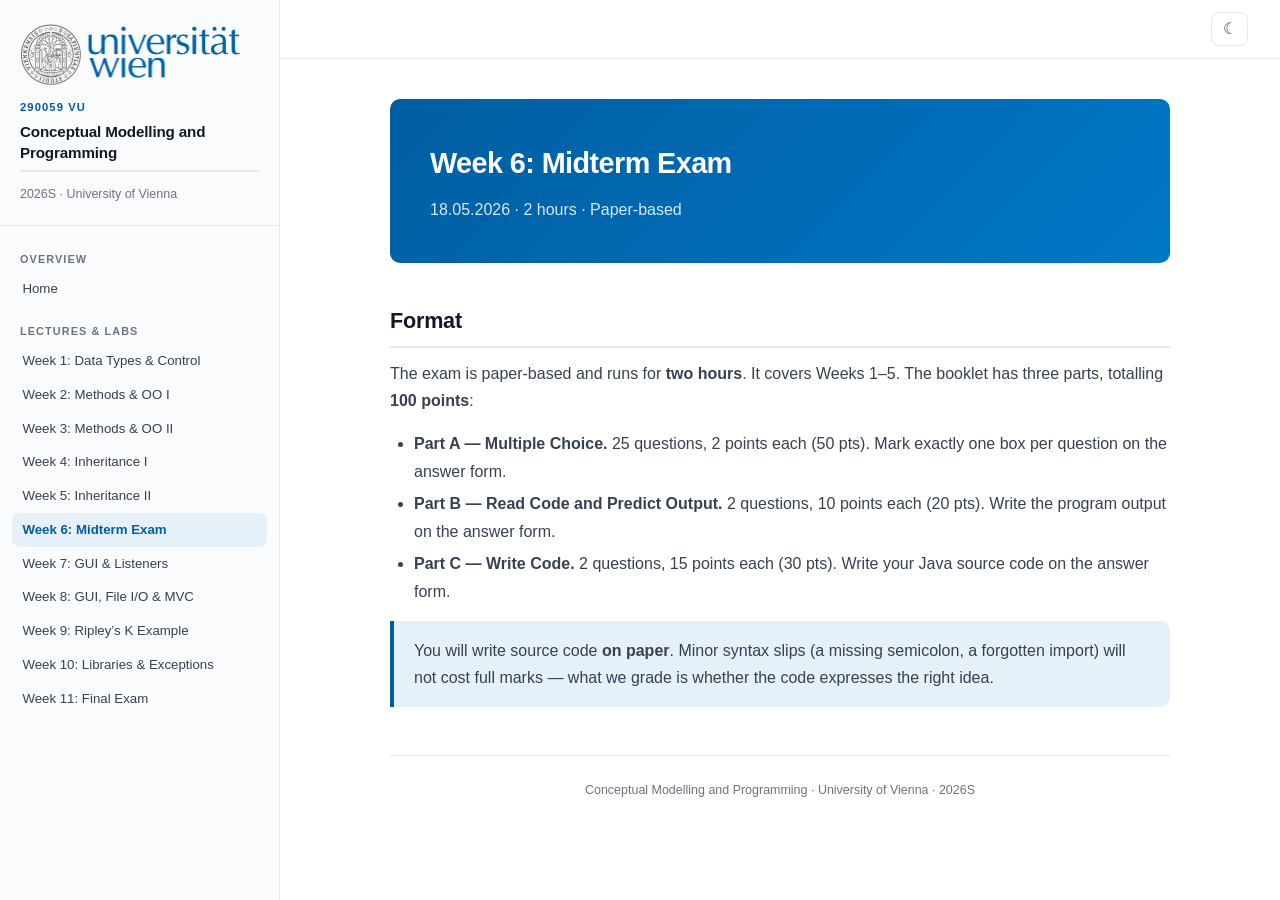
<file: week6.html>
<!DOCTYPE html>
<html lang="en">
<head>
  <meta charset="UTF-8">
  <meta name="viewport" content="width=device-width, initial-scale=1.0">
  <title>Week 6: Midterm Exam - CMP 2026S</title>
  <link rel="stylesheet" href="style.css">
</head>
<body>

<aside class="sidebar" id="sidebar">
  <div class="sidebar-header">
    <img src="img/uni_logo.png" alt="University of Vienna" class="sidebar-logo">
    <div class="course-id">290059 VU</div>
    <h2>Conceptual Modelling and Programming</h2>
    <div class="semester">2026S &middot; University of Vienna</div>
  </div>
  <nav>
    <div class="nav-section">
      <div class="nav-section-title">Overview</div>
      <a href="index.html">Home</a>
    </div>
    <div class="nav-section">
      <div class="nav-section-title">Lectures &amp; Labs</div>
      <a href="week1.html">Week 1: Data Types &amp; Control</a>
      <a href="week2.html">Week 2: Methods &amp; OO I</a>
      <a href="week3.html">Week 3: Methods &amp; OO II</a>
      <a href="week4.html">Week 4: Inheritance I</a>
      <a href="week5.html">Week 5: Inheritance II</a>
      <a href="week6.html" class="active">Week 6: Midterm Exam</a>
      <a href="week7.html">Week 7: GUI &amp; Listeners</a>
      <a href="week8.html">Week 8: GUI, File I/O &amp; MVC</a>
      <a href="week9.html">Week 9: Ripley&rsquo;s K Example</a>
      <a href="week10.html">Week 10: Libraries &amp; Exceptions</a>
      <a href="week11.html">Week 11: Final Exam</a>
    </div>
  </nav>
</aside>

<div class="sidebar-backdrop" id="backdrop"></div>

<div class="main">
  <div class="topbar">
    <button class="menu-toggle" id="menuToggle" aria-label="Toggle sidebar">&#9776;</button>
    <button class="theme-toggle" id="themeToggle" aria-label="Toggle dark mode">&#9790;</button>
  </div>

  <div class="content">

    <div class="hero">
      <h1>Week 6: Midterm Exam</h1>
      <p class="subtitle">18.05.2026 &middot; 2 hours &middot; Paper-based</p>
    </div>

    <h2>Format</h2>
    <p>The exam is paper-based and runs for <strong>two hours</strong>. It covers Weeks 1&ndash;5. The booklet has three parts, totalling <strong>100 points</strong>:</p>

    <ul>
      <li><strong>Part A &mdash; Multiple Choice.</strong> 25 questions, 2 points each (50 pts). Mark exactly one box per question on the answer form.</li>
      <li><strong>Part B &mdash; Read Code and Predict Output.</strong> 2 questions, 10 points each (20 pts). Write the program output on the answer form.</li>
      <li><strong>Part C &mdash; Write Code.</strong> 2 questions, 15 points each (30 pts). Write your Java source code on the answer form.</li>
    </ul>

    <div class="info-box">
      <p>You will write source code <strong>on paper</strong>. Minor syntax slips (a missing semicolon, a forgotten import) will not cost full marks &mdash; what we grade is whether the code expresses the right idea.</p>
    </div>

    <div class="footer">
      <p>Conceptual Modelling and Programming &middot; University of Vienna &middot; 2026S</p>
    </div>
  </div>
</div>

<script src="script.js"></script>
</body>
</html>
</file>
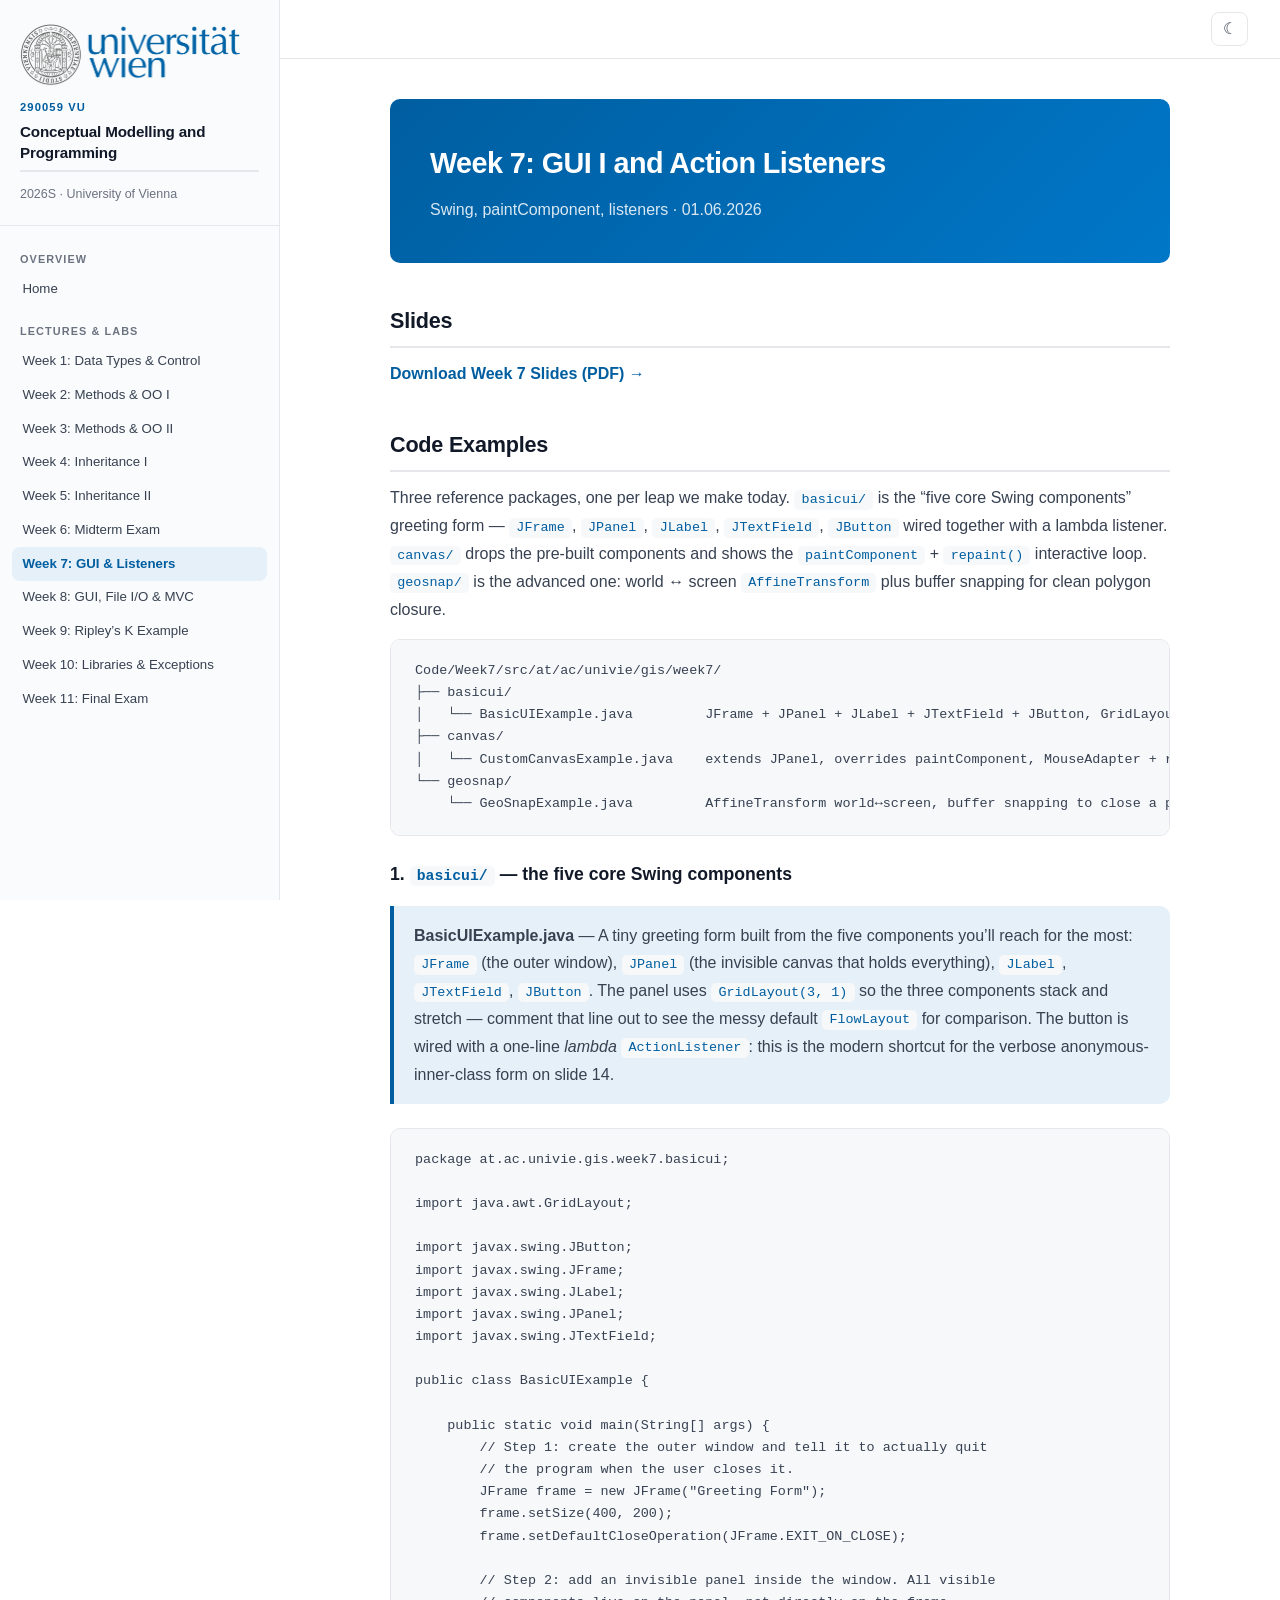
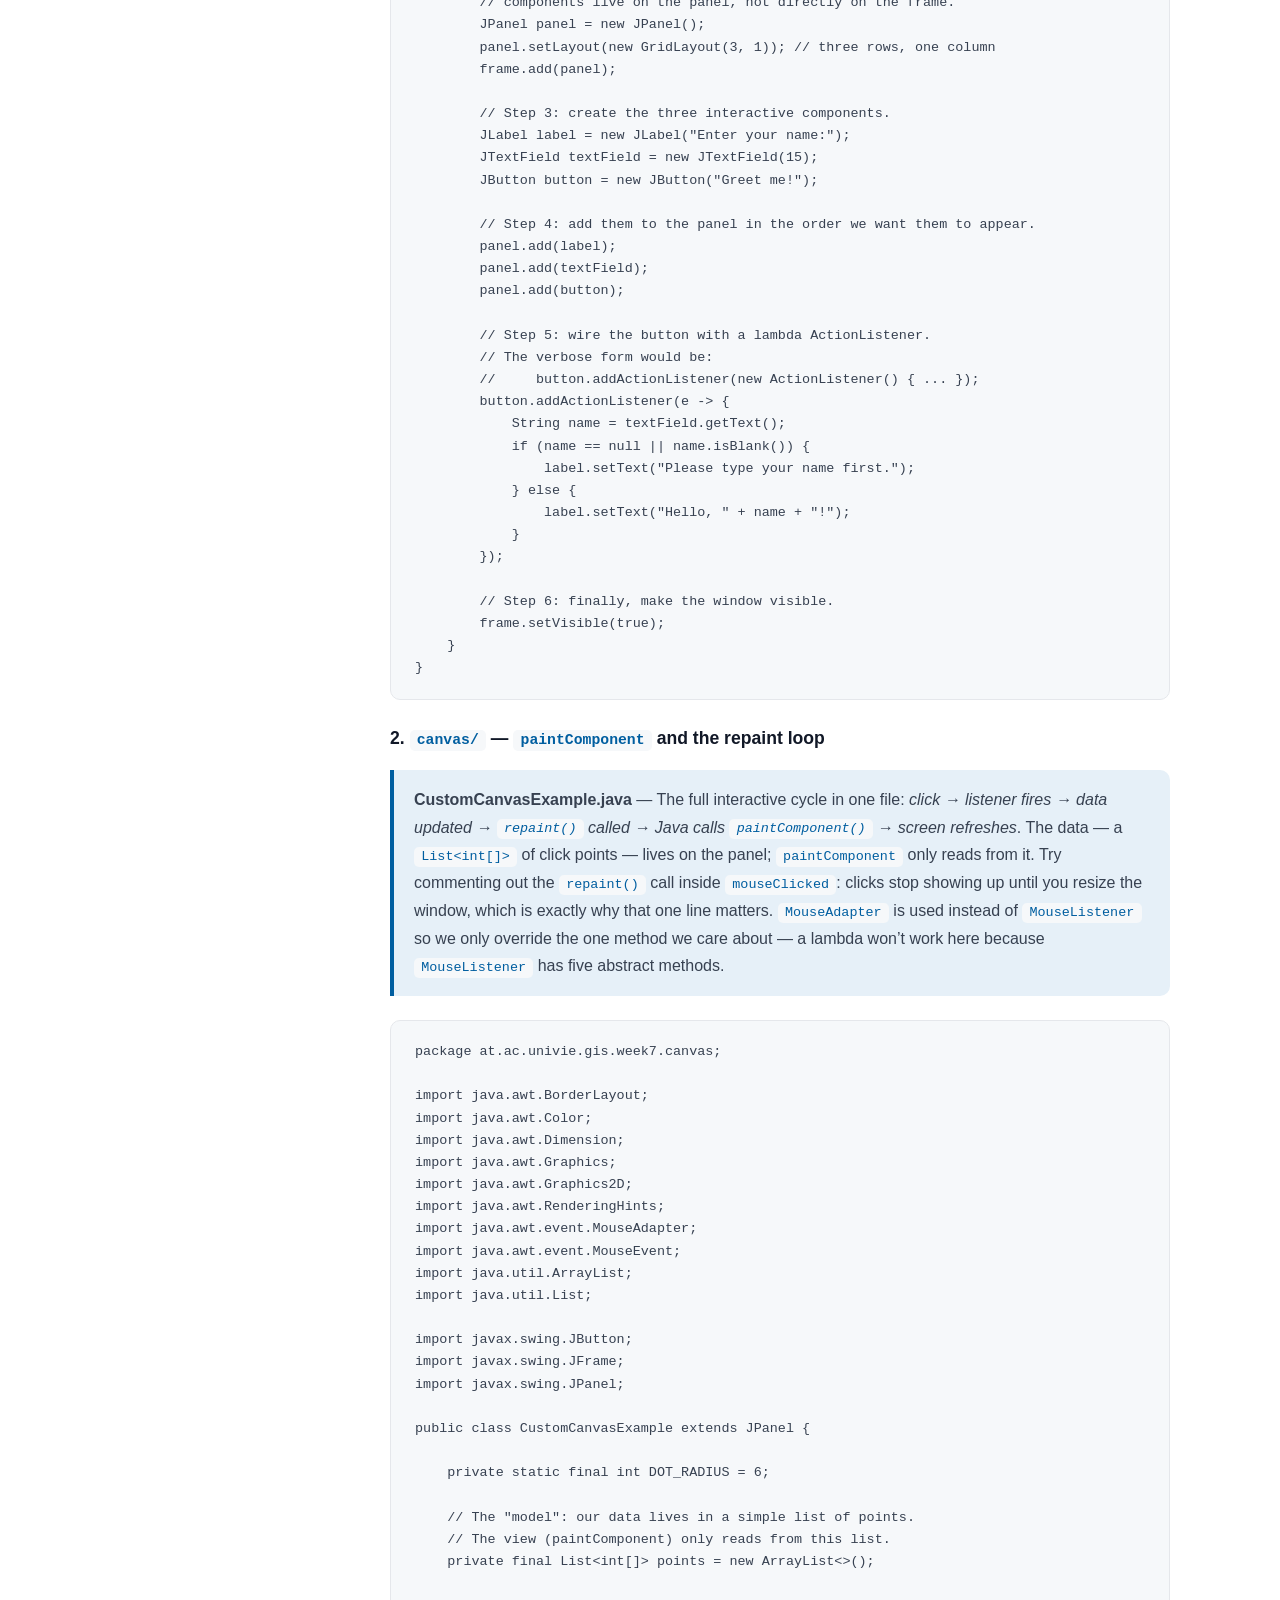
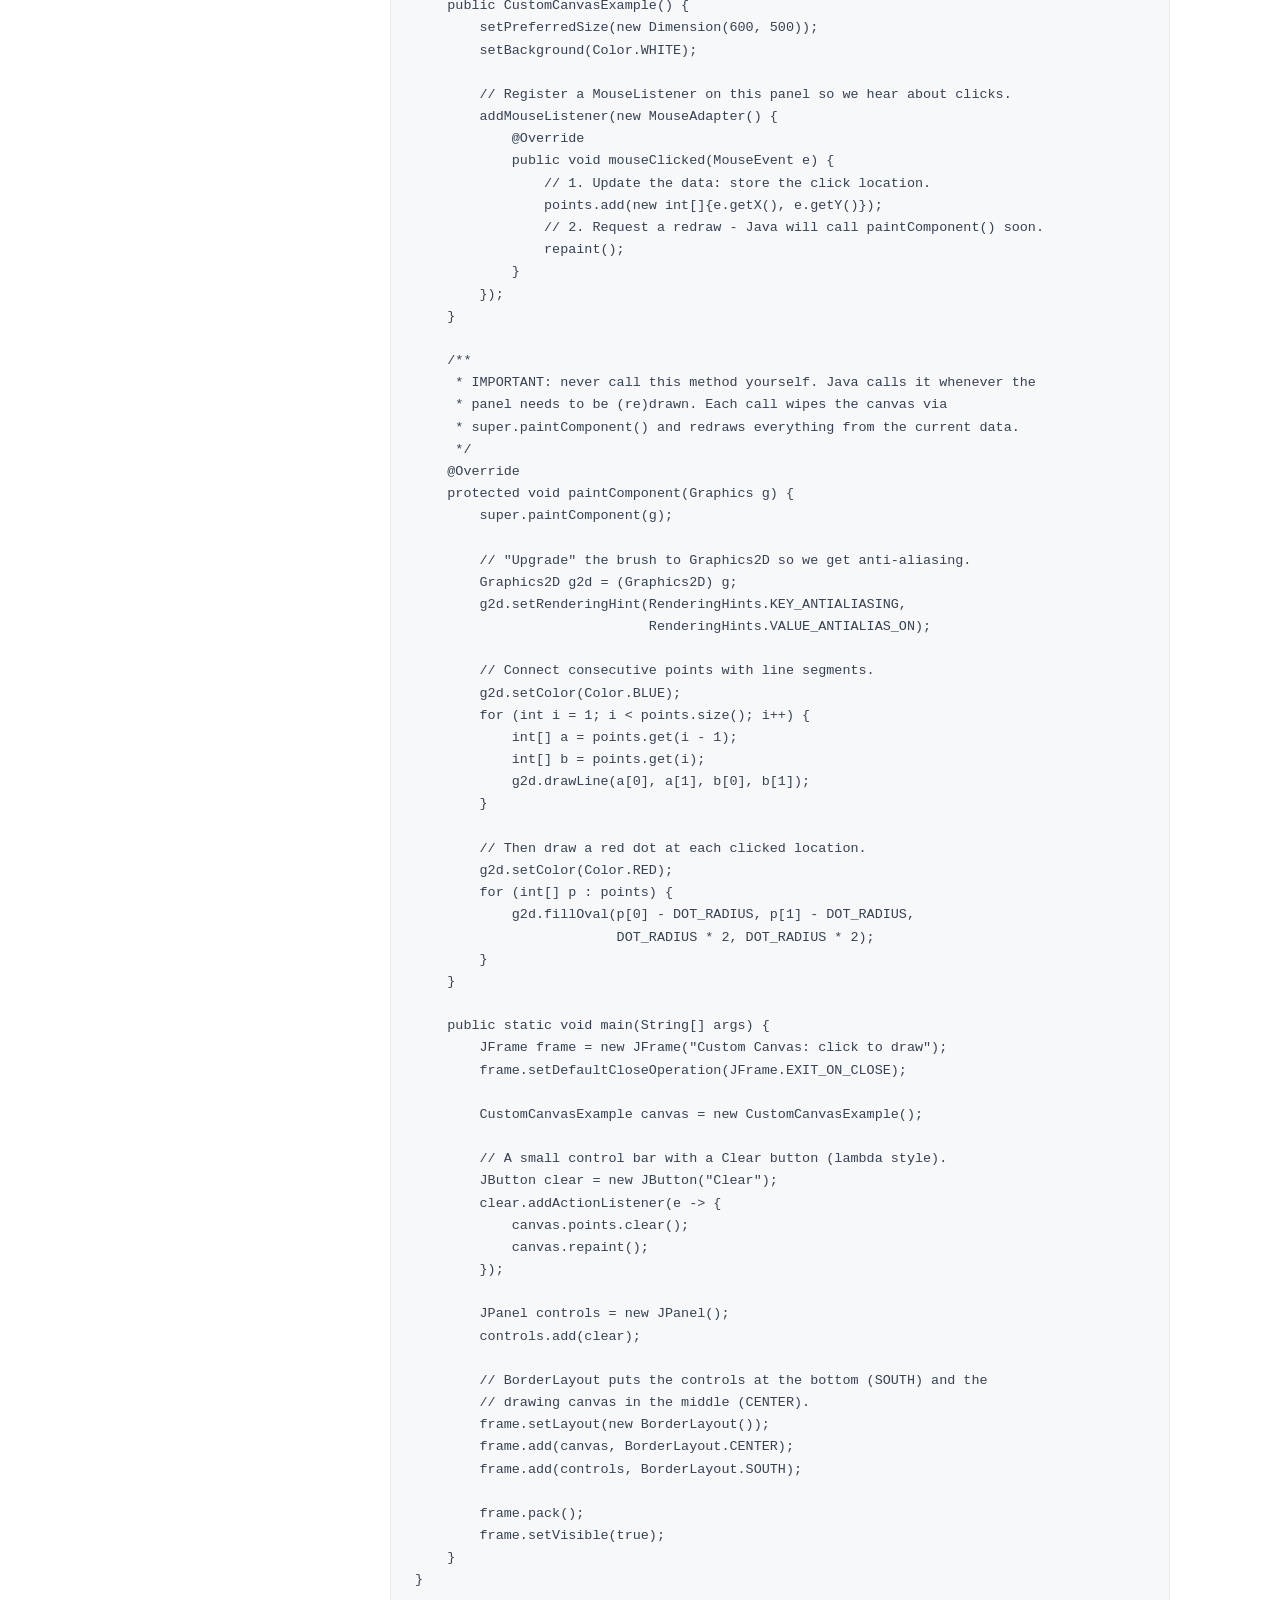
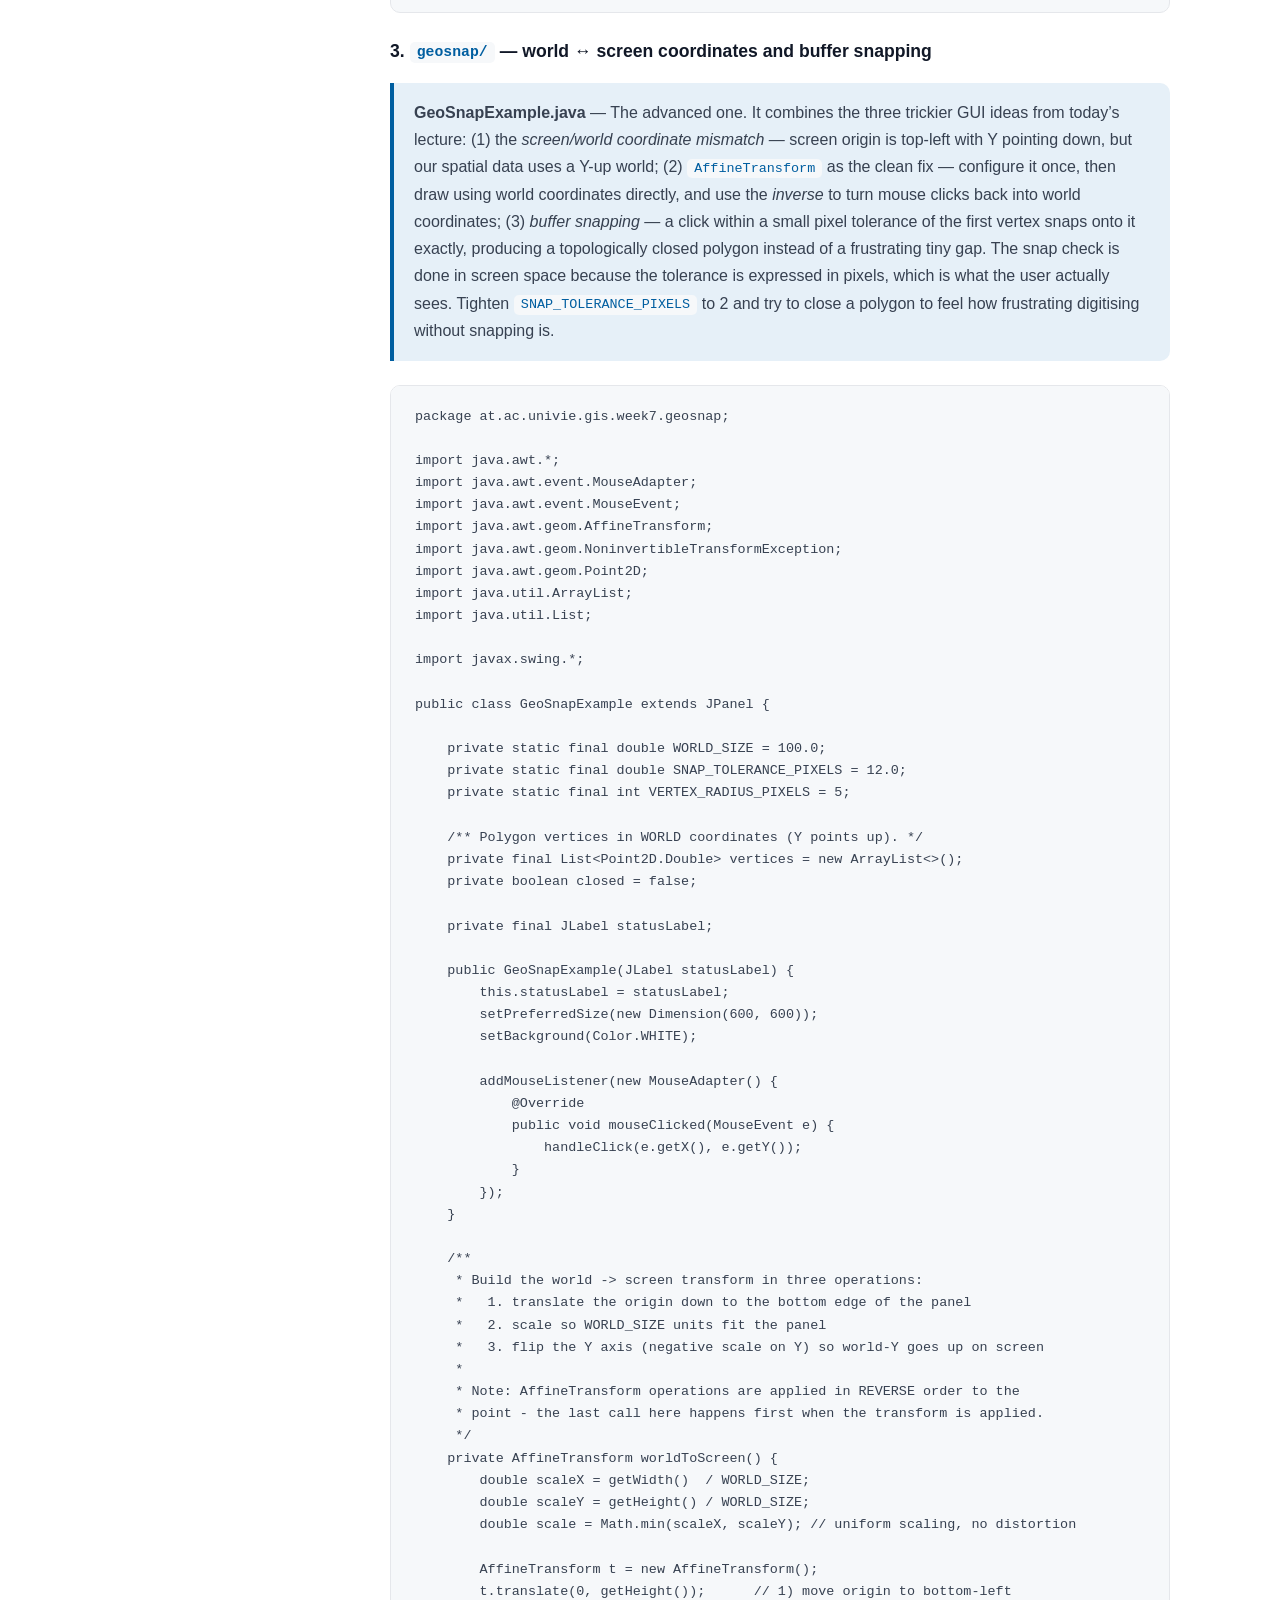
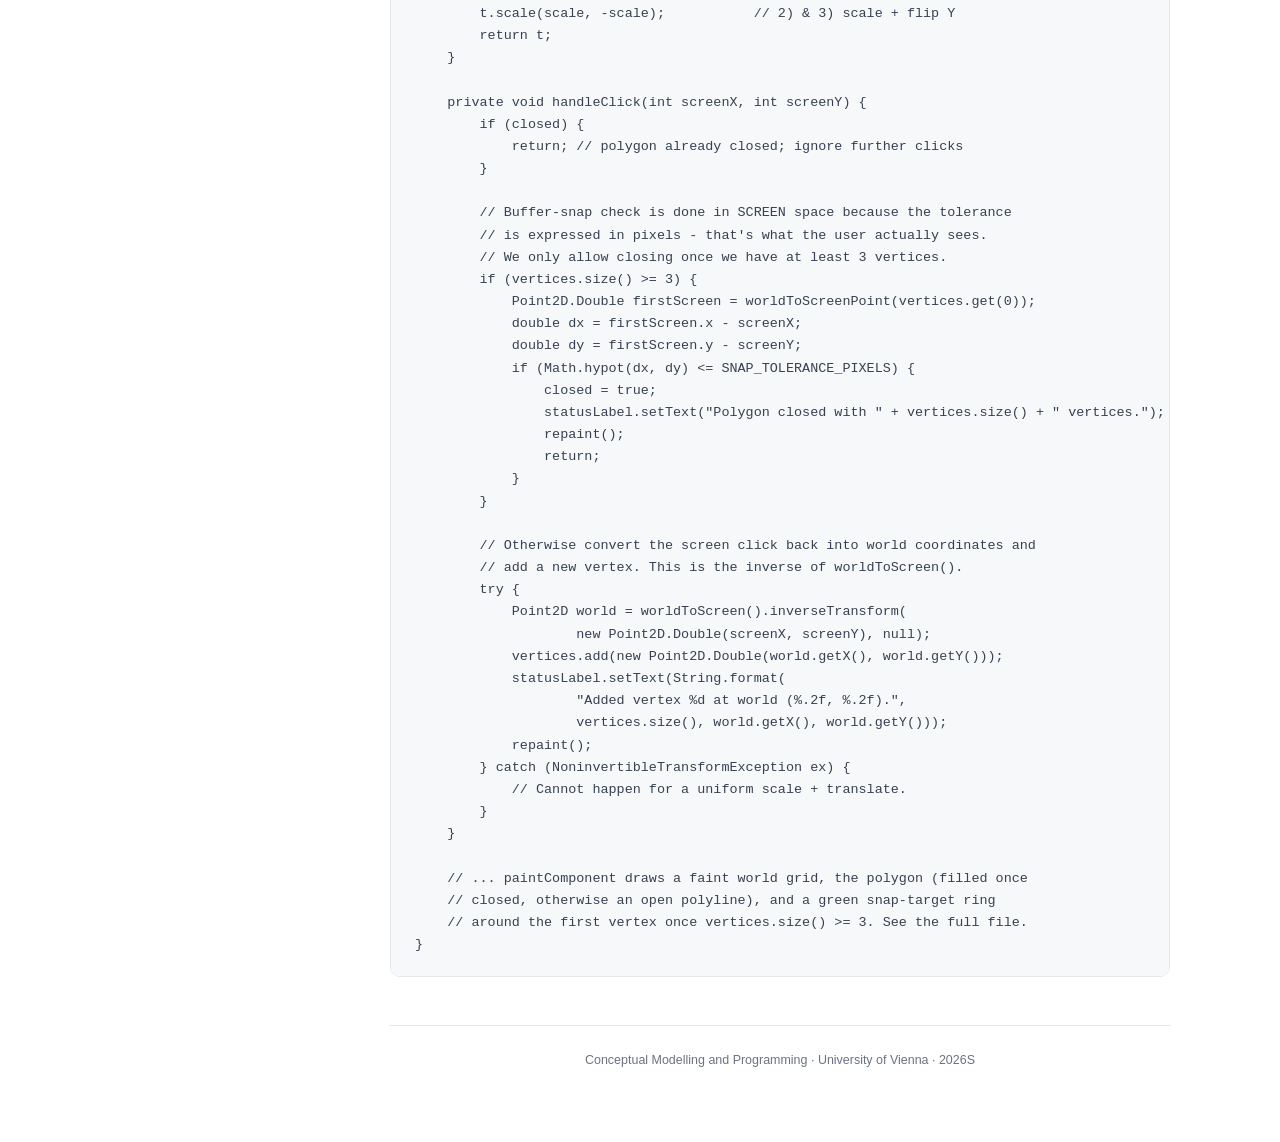
<file: week7.html>
<!DOCTYPE html>
<html lang="en">
<head>
  <meta charset="UTF-8">
  <meta name="viewport" content="width=device-width, initial-scale=1.0">
  <title>Week 7: GUI I and Action Listeners - CMP 2026S</title>
  <link rel="stylesheet" href="style.css">
</head>
<body>

<aside class="sidebar" id="sidebar">
  <div class="sidebar-header">
    <img src="img/uni_logo.png" alt="University of Vienna" class="sidebar-logo">
    <div class="course-id">290059 VU</div>
    <h2>Conceptual Modelling and Programming</h2>
    <div class="semester">2026S &middot; University of Vienna</div>
  </div>
  <nav>
    <div class="nav-section">
      <div class="nav-section-title">Overview</div>
      <a href="index.html">Home</a>
    </div>
    <div class="nav-section">
      <div class="nav-section-title">Lectures &amp; Labs</div>
      <a href="week1.html">Week 1: Data Types &amp; Control</a>
      <a href="week2.html">Week 2: Methods &amp; OO I</a>
      <a href="week3.html">Week 3: Methods &amp; OO II</a>
      <a href="week4.html">Week 4: Inheritance I</a>
      <a href="week5.html">Week 5: Inheritance II</a>
      <a href="week6.html">Week 6: Midterm Exam</a>
      <a href="week7.html" class="active">Week 7: GUI &amp; Listeners</a>
      <a href="week8.html">Week 8: GUI, File I/O &amp; MVC</a>
      <a href="week9.html">Week 9: Ripley&rsquo;s K Example</a>
      <a href="week10.html">Week 10: Libraries &amp; Exceptions</a>
      <a href="week11.html">Week 11: Final Exam</a>
    </div>
  </nav>
</aside>

<div class="sidebar-backdrop" id="backdrop"></div>

<div class="main">
  <div class="topbar">
    <button class="menu-toggle" id="menuToggle" aria-label="Toggle sidebar">&#9776;</button>
    <button class="theme-toggle" id="themeToggle" aria-label="Toggle dark mode">&#9790;</button>
  </div>

  <div class="content">

    <div class="hero">
      <h1>Week 7: GUI I and Action Listeners</h1>
      <p class="subtitle">Swing, paintComponent, listeners &middot; 01.06.2026</p>
    </div>

    <h2>Slides</h2>
    <p><a href="slides/Week7.pdf" style="font-weight:600;" target="_blank">Download Week 7 Slides (PDF) &rarr;</a></p>

    <h2>Code Examples</h2>

    <p>Three reference packages, one per leap we make today. <code>basicui/</code> is the &ldquo;five core Swing components&rdquo; greeting form &mdash; <code>JFrame</code>, <code>JPanel</code>, <code>JLabel</code>, <code>JTextField</code>, <code>JButton</code> wired together with a lambda listener. <code>canvas/</code> drops the pre-built components and shows the <code>paintComponent</code> + <code>repaint()</code> interactive loop. <code>geosnap/</code> is the advanced one: world&nbsp;&harr;&nbsp;screen <code>AffineTransform</code> plus buffer snapping for clean polygon closure.</p>

    <pre><code>Code/Week7/src/at/ac/univie/gis/week7/
├── basicui/
│   └── BasicUIExample.java         JFrame + JPanel + JLabel + JTextField + JButton, GridLayout, lambda ActionListener
├── canvas/
│   └── CustomCanvasExample.java    extends JPanel, overrides paintComponent, MouseAdapter + repaint() loop
└── geosnap/
    └── GeoSnapExample.java         AffineTransform world&harr;screen, buffer snapping to close a polygon</code></pre>

    <h3>1. <code>basicui/</code> &mdash; the five core Swing components</h3>

    <div class="info-box">
      <p><strong>BasicUIExample.java</strong> &mdash; A tiny greeting form built from the five components you&rsquo;ll reach for the most: <code>JFrame</code> (the outer window), <code>JPanel</code> (the invisible canvas that holds everything), <code>JLabel</code>, <code>JTextField</code>, <code>JButton</code>. The panel uses <code>GridLayout(3, 1)</code> so the three components stack and stretch &mdash; comment that line out to see the messy default <code>FlowLayout</code> for comparison. The button is wired with a one-line <em>lambda</em> <code>ActionListener</code>: this is the modern shortcut for the verbose anonymous-inner-class form on slide 14.</p>
    </div>

    <pre><code>package at.ac.univie.gis.week7.basicui;

import java.awt.GridLayout;

import javax.swing.JButton;
import javax.swing.JFrame;
import javax.swing.JLabel;
import javax.swing.JPanel;
import javax.swing.JTextField;

public class BasicUIExample {

    public static void main(String[] args) {
        // Step 1: create the outer window and tell it to actually quit
        // the program when the user closes it.
        JFrame frame = new JFrame("Greeting Form");
        frame.setSize(400, 200);
        frame.setDefaultCloseOperation(JFrame.EXIT_ON_CLOSE);

        // Step 2: add an invisible panel inside the window. All visible
        // components live on the panel, not directly on the frame.
        JPanel panel = new JPanel();
        panel.setLayout(new GridLayout(3, 1)); // three rows, one column
        frame.add(panel);

        // Step 3: create the three interactive components.
        JLabel label = new JLabel("Enter your name:");
        JTextField textField = new JTextField(15);
        JButton button = new JButton("Greet me!");

        // Step 4: add them to the panel in the order we want them to appear.
        panel.add(label);
        panel.add(textField);
        panel.add(button);

        // Step 5: wire the button with a lambda ActionListener.
        // The verbose form would be:
        //     button.addActionListener(new ActionListener() { ... });
        button.addActionListener(e -&gt; {
            String name = textField.getText();
            if (name == null || name.isBlank()) {
                label.setText("Please type your name first.");
            } else {
                label.setText("Hello, " + name + "!");
            }
        });

        // Step 6: finally, make the window visible.
        frame.setVisible(true);
    }
}</code></pre>

    <h3>2. <code>canvas/</code> &mdash; <code>paintComponent</code> and the repaint loop</h3>

    <div class="info-box">
      <p><strong>CustomCanvasExample.java</strong> &mdash; The full interactive cycle in one file: <em>click &rarr; listener fires &rarr; data updated &rarr; <code>repaint()</code> called &rarr; Java calls <code>paintComponent()</code> &rarr; screen refreshes</em>. The data &mdash; a <code>List&lt;int[]&gt;</code> of click points &mdash; lives on the panel; <code>paintComponent</code> only reads from it. Try commenting out the <code>repaint()</code> call inside <code>mouseClicked</code>: clicks stop showing up until you resize the window, which is exactly why that one line matters. <code>MouseAdapter</code> is used instead of <code>MouseListener</code> so we only override the one method we care about &mdash; a lambda won&rsquo;t work here because <code>MouseListener</code> has five abstract methods.</p>
    </div>

    <pre><code>package at.ac.univie.gis.week7.canvas;

import java.awt.BorderLayout;
import java.awt.Color;
import java.awt.Dimension;
import java.awt.Graphics;
import java.awt.Graphics2D;
import java.awt.RenderingHints;
import java.awt.event.MouseAdapter;
import java.awt.event.MouseEvent;
import java.util.ArrayList;
import java.util.List;

import javax.swing.JButton;
import javax.swing.JFrame;
import javax.swing.JPanel;

public class CustomCanvasExample extends JPanel {

    private static final int DOT_RADIUS = 6;

    // The "model": our data lives in a simple list of points.
    // The view (paintComponent) only reads from this list.
    private final List&lt;int[]&gt; points = new ArrayList&lt;&gt;();

    public CustomCanvasExample() {
        setPreferredSize(new Dimension(600, 500));
        setBackground(Color.WHITE);

        // Register a MouseListener on this panel so we hear about clicks.
        addMouseListener(new MouseAdapter() {
            @Override
            public void mouseClicked(MouseEvent e) {
                // 1. Update the data: store the click location.
                points.add(new int[]{e.getX(), e.getY()});
                // 2. Request a redraw - Java will call paintComponent() soon.
                repaint();
            }
        });
    }

    /**
     * IMPORTANT: never call this method yourself. Java calls it whenever the
     * panel needs to be (re)drawn. Each call wipes the canvas via
     * super.paintComponent() and redraws everything from the current data.
     */
    @Override
    protected void paintComponent(Graphics g) {
        super.paintComponent(g);

        // "Upgrade" the brush to Graphics2D so we get anti-aliasing.
        Graphics2D g2d = (Graphics2D) g;
        g2d.setRenderingHint(RenderingHints.KEY_ANTIALIASING,
                             RenderingHints.VALUE_ANTIALIAS_ON);

        // Connect consecutive points with line segments.
        g2d.setColor(Color.BLUE);
        for (int i = 1; i &lt; points.size(); i++) {
            int[] a = points.get(i - 1);
            int[] b = points.get(i);
            g2d.drawLine(a[0], a[1], b[0], b[1]);
        }

        // Then draw a red dot at each clicked location.
        g2d.setColor(Color.RED);
        for (int[] p : points) {
            g2d.fillOval(p[0] - DOT_RADIUS, p[1] - DOT_RADIUS,
                         DOT_RADIUS * 2, DOT_RADIUS * 2);
        }
    }

    public static void main(String[] args) {
        JFrame frame = new JFrame("Custom Canvas: click to draw");
        frame.setDefaultCloseOperation(JFrame.EXIT_ON_CLOSE);

        CustomCanvasExample canvas = new CustomCanvasExample();

        // A small control bar with a Clear button (lambda style).
        JButton clear = new JButton("Clear");
        clear.addActionListener(e -&gt; {
            canvas.points.clear();
            canvas.repaint();
        });

        JPanel controls = new JPanel();
        controls.add(clear);

        // BorderLayout puts the controls at the bottom (SOUTH) and the
        // drawing canvas in the middle (CENTER).
        frame.setLayout(new BorderLayout());
        frame.add(canvas, BorderLayout.CENTER);
        frame.add(controls, BorderLayout.SOUTH);

        frame.pack();
        frame.setVisible(true);
    }
}</code></pre>

    <h3>3. <code>geosnap/</code> &mdash; world&nbsp;&harr;&nbsp;screen coordinates and buffer snapping</h3>

    <div class="info-box">
      <p><strong>GeoSnapExample.java</strong> &mdash; The advanced one. It combines the three trickier GUI ideas from today&rsquo;s lecture: (1) the <em>screen/world coordinate mismatch</em> &mdash; screen origin is top-left with Y pointing down, but our spatial data uses a Y-up world; (2) <code>AffineTransform</code> as the clean fix &mdash; configure it once, then draw using world coordinates directly, and use the <em>inverse</em> to turn mouse clicks back into world coordinates; (3) <em>buffer snapping</em> &mdash; a click within a small pixel tolerance of the first vertex snaps onto it exactly, producing a topologically closed polygon instead of a frustrating tiny gap. The snap check is done in screen space because the tolerance is expressed in pixels, which is what the user actually sees. Tighten <code>SNAP_TOLERANCE_PIXELS</code> to 2 and try to close a polygon to feel how frustrating digitising without snapping is.</p>
    </div>

    <pre><code>package at.ac.univie.gis.week7.geosnap;

import java.awt.*;
import java.awt.event.MouseAdapter;
import java.awt.event.MouseEvent;
import java.awt.geom.AffineTransform;
import java.awt.geom.NoninvertibleTransformException;
import java.awt.geom.Point2D;
import java.util.ArrayList;
import java.util.List;

import javax.swing.*;

public class GeoSnapExample extends JPanel {

    private static final double WORLD_SIZE = 100.0;
    private static final double SNAP_TOLERANCE_PIXELS = 12.0;
    private static final int VERTEX_RADIUS_PIXELS = 5;

    /** Polygon vertices in WORLD coordinates (Y points up). */
    private final List&lt;Point2D.Double&gt; vertices = new ArrayList&lt;&gt;();
    private boolean closed = false;

    private final JLabel statusLabel;

    public GeoSnapExample(JLabel statusLabel) {
        this.statusLabel = statusLabel;
        setPreferredSize(new Dimension(600, 600));
        setBackground(Color.WHITE);

        addMouseListener(new MouseAdapter() {
            @Override
            public void mouseClicked(MouseEvent e) {
                handleClick(e.getX(), e.getY());
            }
        });
    }

    /**
     * Build the world -&gt; screen transform in three operations:
     *   1. translate the origin down to the bottom edge of the panel
     *   2. scale so WORLD_SIZE units fit the panel
     *   3. flip the Y axis (negative scale on Y) so world-Y goes up on screen
     *
     * Note: AffineTransform operations are applied in REVERSE order to the
     * point - the last call here happens first when the transform is applied.
     */
    private AffineTransform worldToScreen() {
        double scaleX = getWidth()  / WORLD_SIZE;
        double scaleY = getHeight() / WORLD_SIZE;
        double scale = Math.min(scaleX, scaleY); // uniform scaling, no distortion

        AffineTransform t = new AffineTransform();
        t.translate(0, getHeight());      // 1) move origin to bottom-left
        t.scale(scale, -scale);           // 2) &amp; 3) scale + flip Y
        return t;
    }

    private void handleClick(int screenX, int screenY) {
        if (closed) {
            return; // polygon already closed; ignore further clicks
        }

        // Buffer-snap check is done in SCREEN space because the tolerance
        // is expressed in pixels - that's what the user actually sees.
        // We only allow closing once we have at least 3 vertices.
        if (vertices.size() &gt;= 3) {
            Point2D.Double firstScreen = worldToScreenPoint(vertices.get(0));
            double dx = firstScreen.x - screenX;
            double dy = firstScreen.y - screenY;
            if (Math.hypot(dx, dy) &lt;= SNAP_TOLERANCE_PIXELS) {
                closed = true;
                statusLabel.setText("Polygon closed with " + vertices.size() + " vertices.");
                repaint();
                return;
            }
        }

        // Otherwise convert the screen click back into world coordinates and
        // add a new vertex. This is the inverse of worldToScreen().
        try {
            Point2D world = worldToScreen().inverseTransform(
                    new Point2D.Double(screenX, screenY), null);
            vertices.add(new Point2D.Double(world.getX(), world.getY()));
            statusLabel.setText(String.format(
                    "Added vertex %d at world (%.2f, %.2f).",
                    vertices.size(), world.getX(), world.getY()));
            repaint();
        } catch (NoninvertibleTransformException ex) {
            // Cannot happen for a uniform scale + translate.
        }
    }

    // ... paintComponent draws a faint world grid, the polygon (filled once
    // closed, otherwise an open polyline), and a green snap-target ring
    // around the first vertex once vertices.size() &gt;= 3. See the full file.
}</code></pre>


    <div class="footer">
      <p>Conceptual Modelling and Programming &middot; University of Vienna &middot; 2026S</p>
    </div>
  </div>
</div>

<script src="script.js"></script>
</body>
</html>
</file>
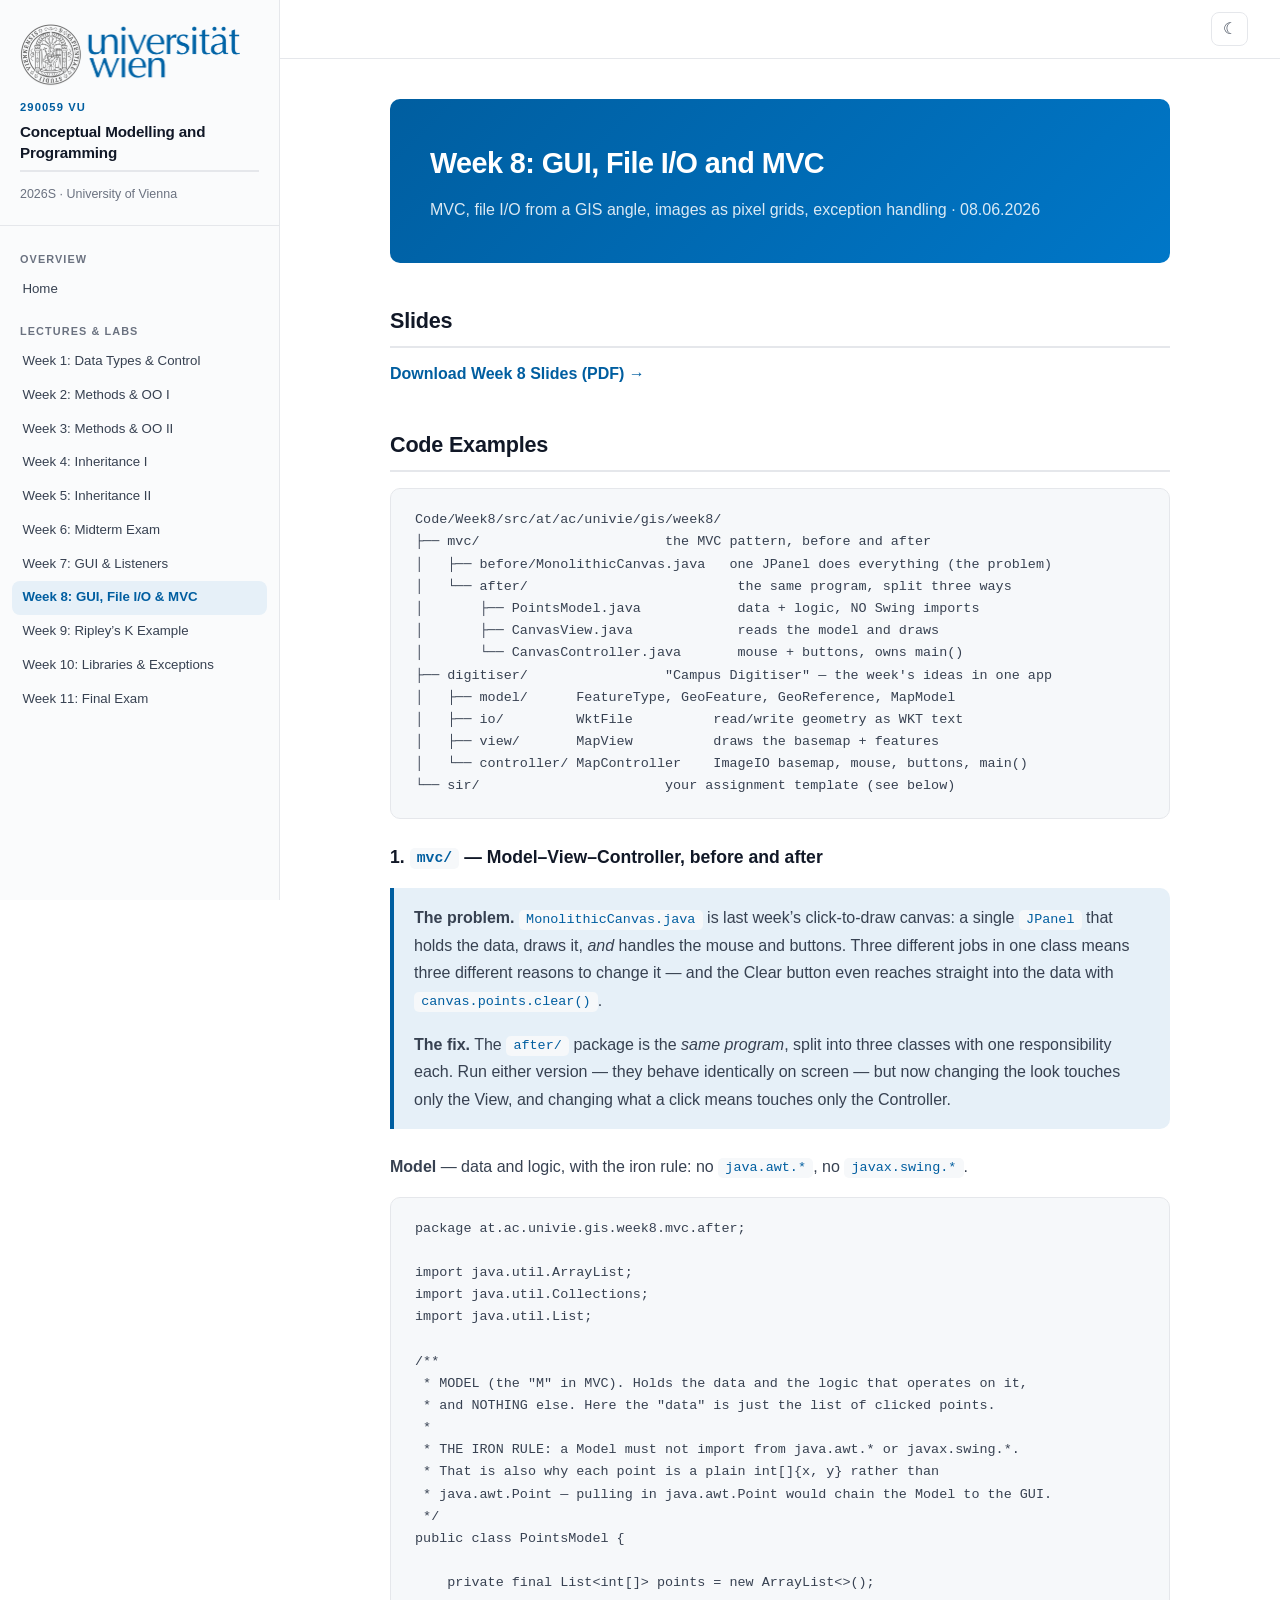
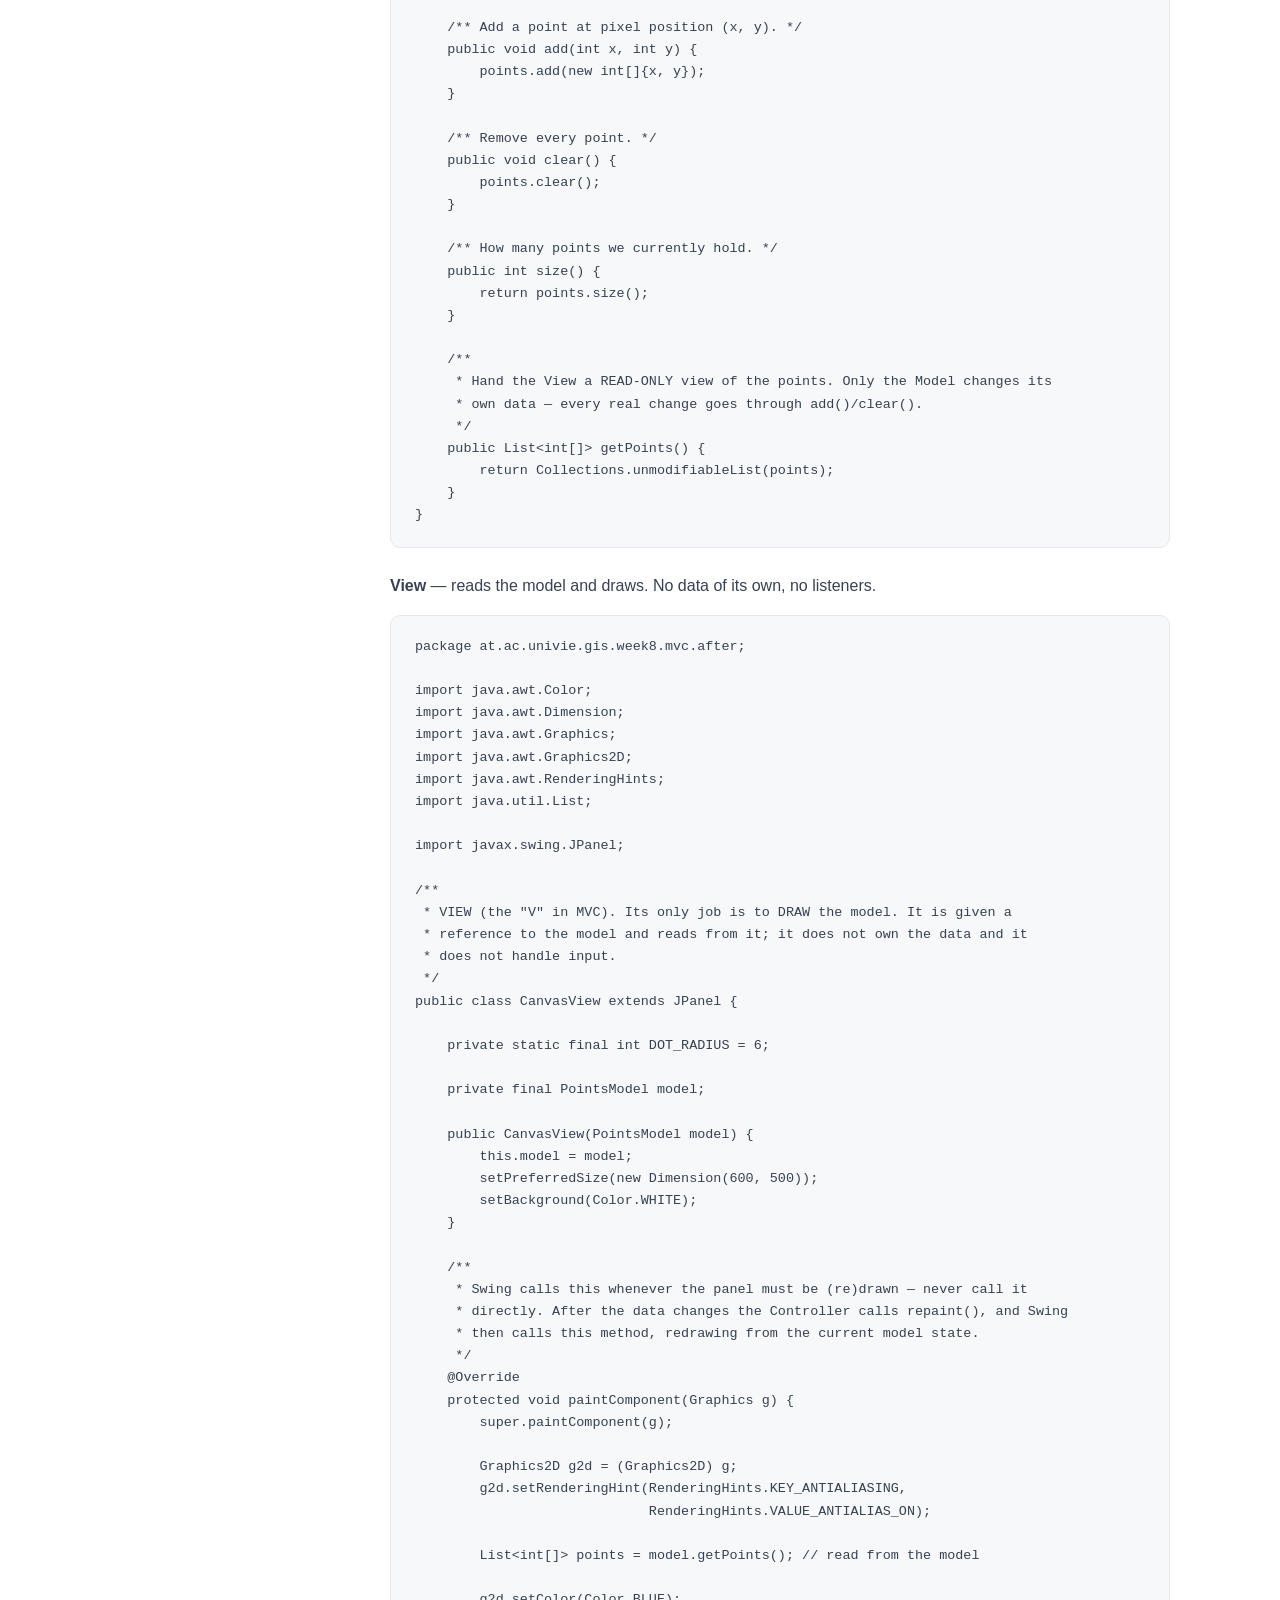
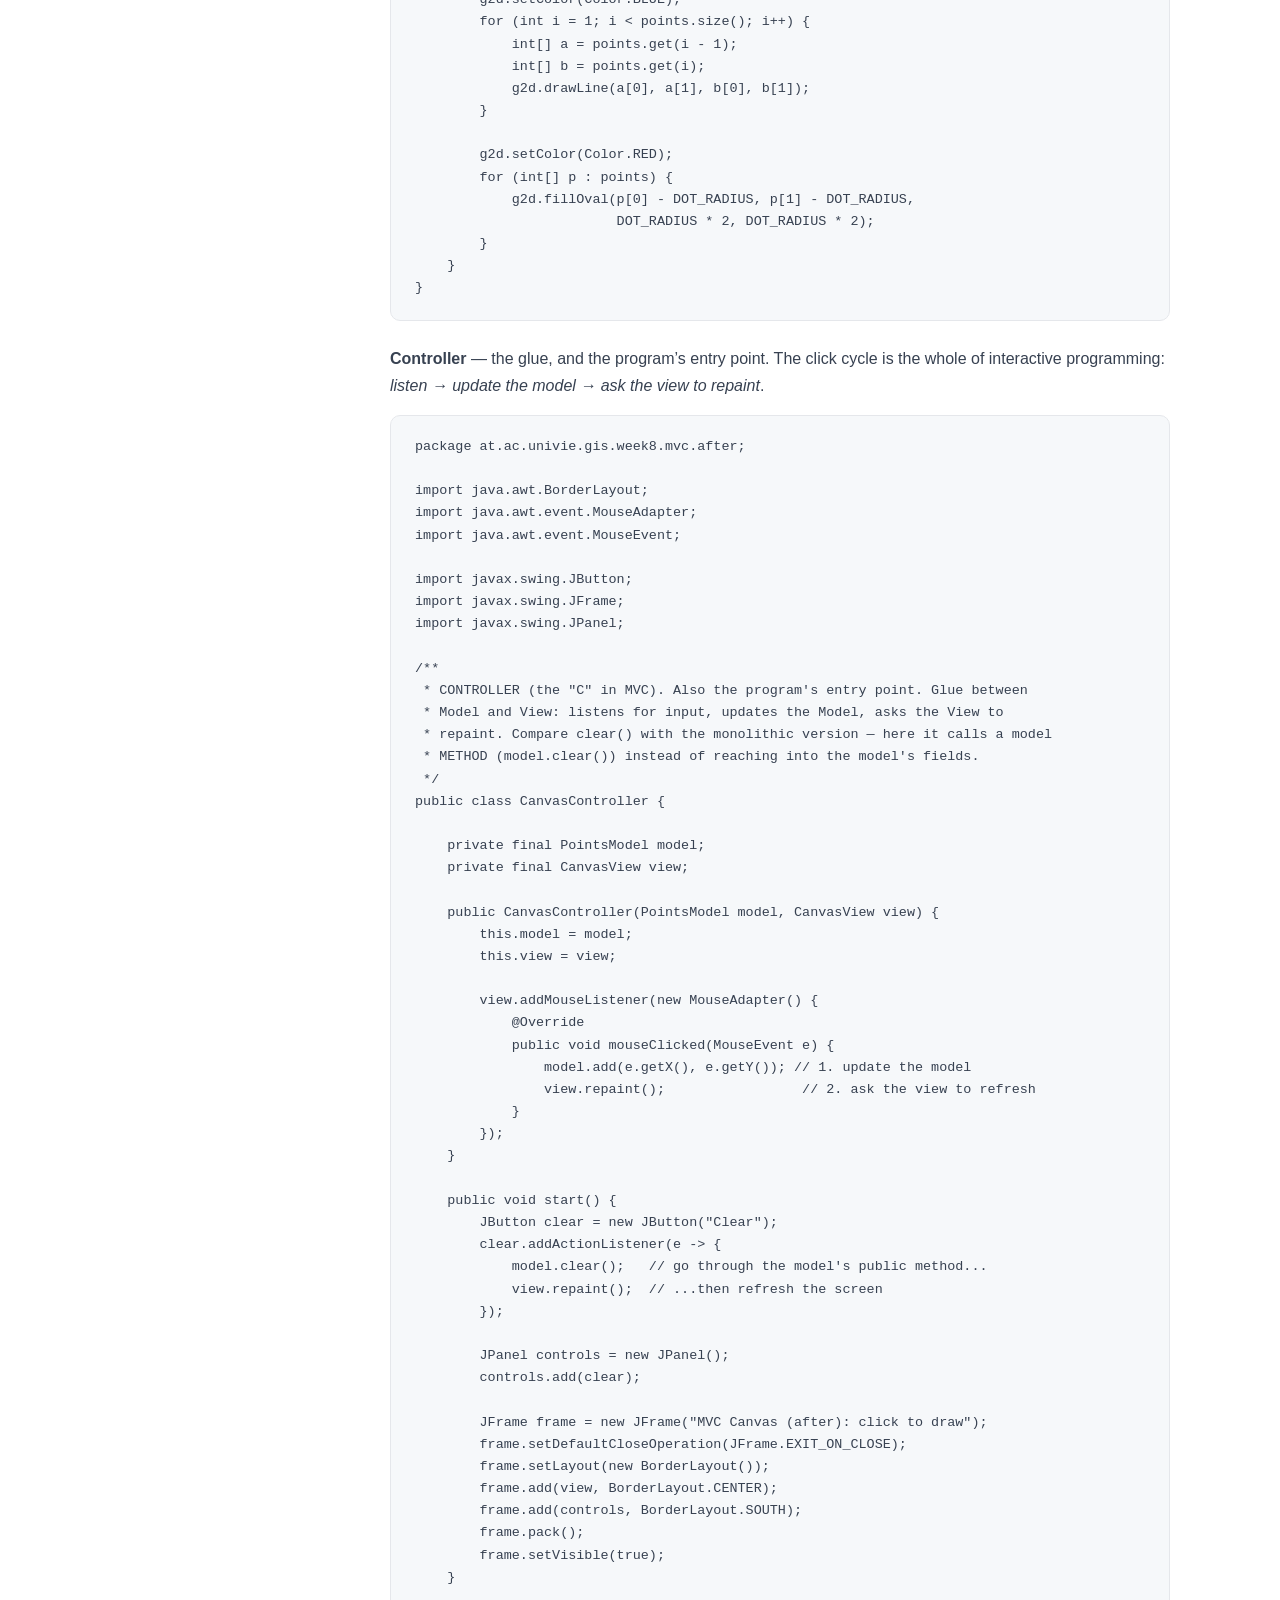
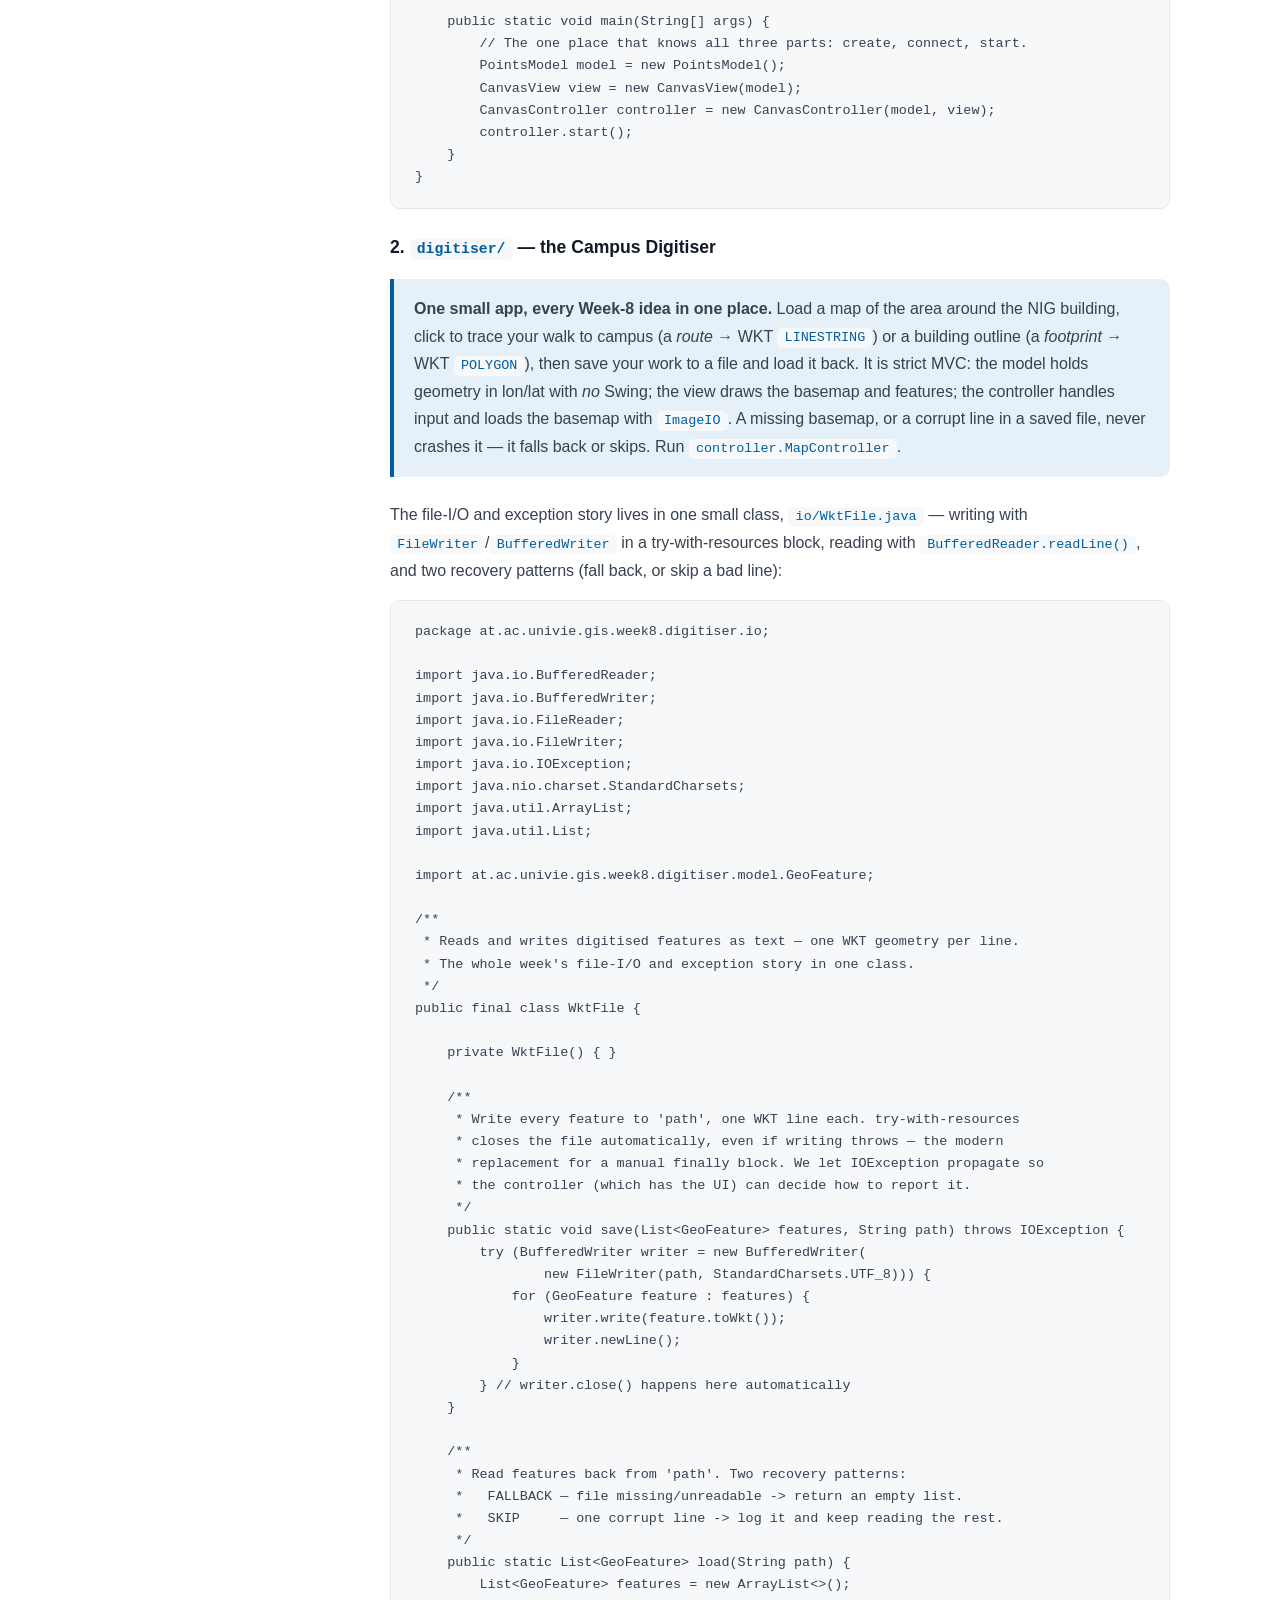
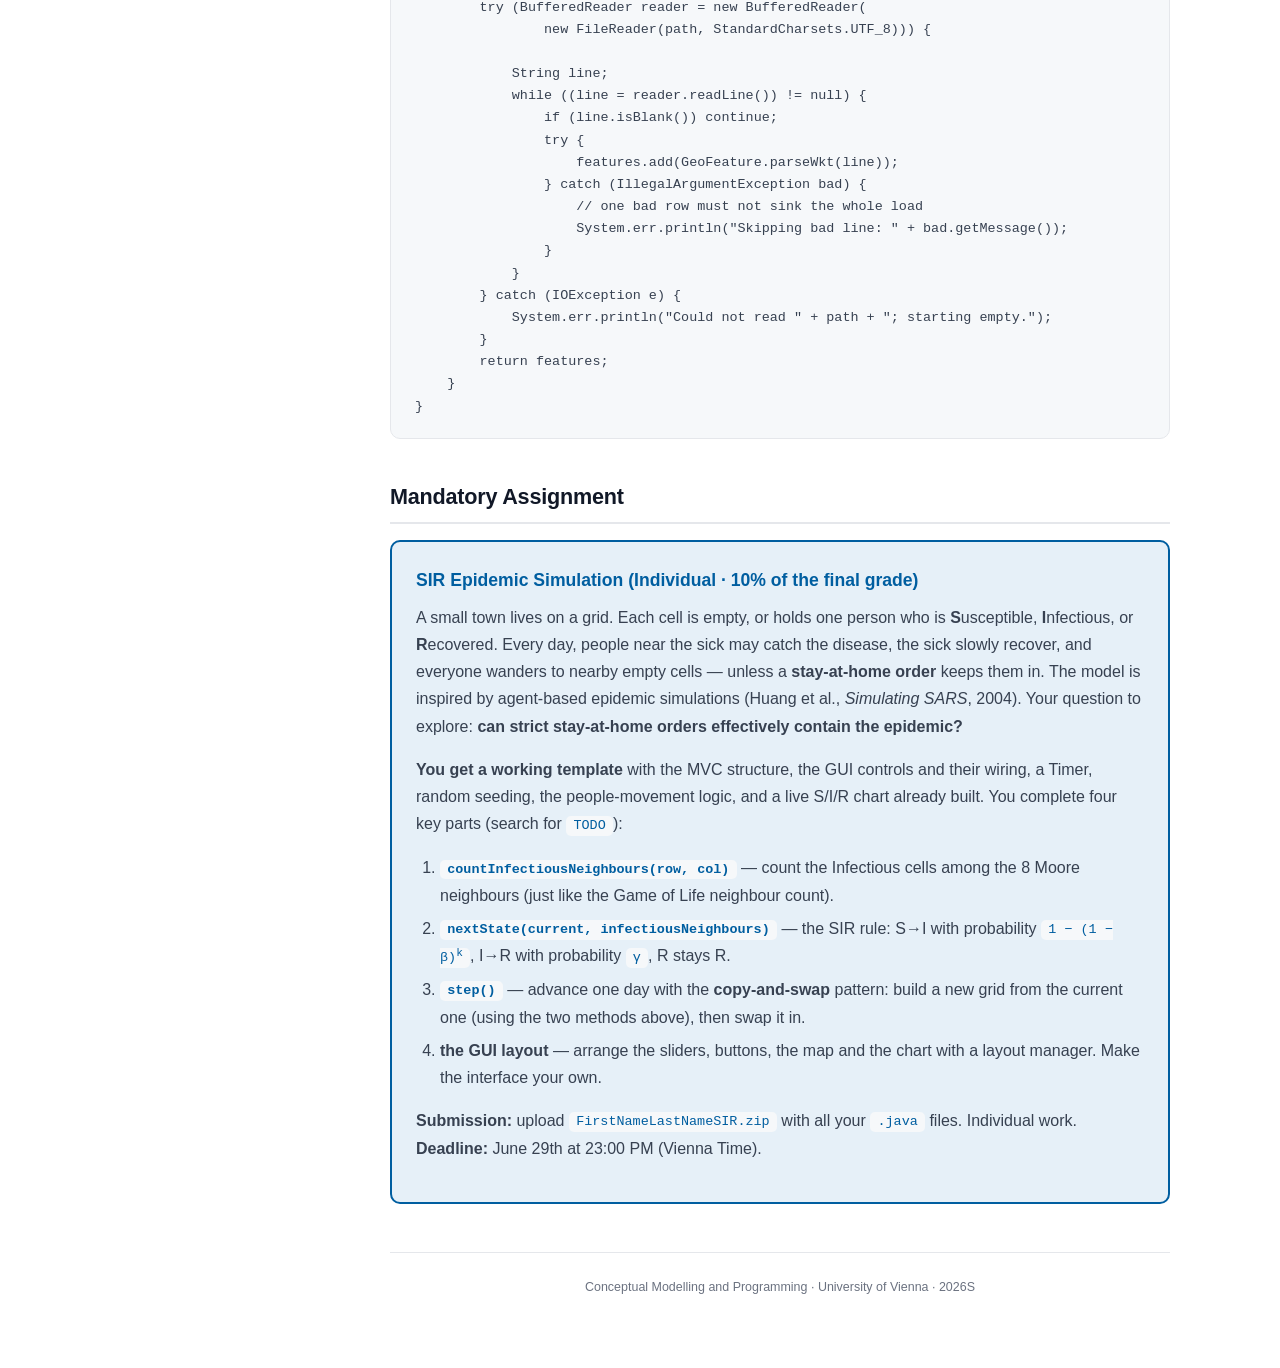
<file: week8.html>
<!DOCTYPE html>
<html lang="en">
<head>
  <meta charset="UTF-8">
  <meta name="viewport" content="width=device-width, initial-scale=1.0">
  <title>Week 8: GUI, File I/O and MVC - CMP 2026S</title>
  <link rel="stylesheet" href="style.css">
</head>
<body>

<aside class="sidebar" id="sidebar">
  <div class="sidebar-header">
    <img src="img/uni_logo.png" alt="University of Vienna" class="sidebar-logo">
    <div class="course-id">290059 VU</div>
    <h2>Conceptual Modelling and Programming</h2>
    <div class="semester">2026S &middot; University of Vienna</div>
  </div>
  <nav>
    <div class="nav-section">
      <div class="nav-section-title">Overview</div>
      <a href="index.html">Home</a>
    </div>
    <div class="nav-section">
      <div class="nav-section-title">Lectures &amp; Labs</div>
      <a href="week1.html">Week 1: Data Types &amp; Control</a>
      <a href="week2.html">Week 2: Methods &amp; OO I</a>
      <a href="week3.html">Week 3: Methods &amp; OO II</a>
      <a href="week4.html">Week 4: Inheritance I</a>
      <a href="week5.html">Week 5: Inheritance II</a>
      <a href="week6.html">Week 6: Midterm Exam</a>
      <a href="week7.html">Week 7: GUI &amp; Listeners</a>
      <a href="week8.html" class="active">Week 8: GUI, File I/O &amp; MVC</a>
      <a href="week9.html">Week 9: Ripley&rsquo;s K Example</a>
      <a href="week10.html">Week 10: Libraries &amp; Exceptions</a>
      <a href="week11.html">Week 11: Final Exam</a>
    </div>
  </nav>
</aside>

<div class="sidebar-backdrop" id="backdrop"></div>

<div class="main">
  <div class="topbar">
    <button class="menu-toggle" id="menuToggle" aria-label="Toggle sidebar">&#9776;</button>
    <button class="theme-toggle" id="themeToggle" aria-label="Toggle dark mode">&#9790;</button>
  </div>

  <div class="content">

    <div class="hero">
      <h1>Week 8: GUI, File I/O and MVC</h1>
      <p class="subtitle">MVC, file I/O from a GIS angle, images as pixel grids, exception handling &middot; 08.06.2026</p>
    </div>

    <h2>Slides</h2>
    <p><a href="slides/Week8.pdf" style="font-weight:600;" target="_blank">Download Week 8 Slides (PDF) &rarr;</a></p>

    <h2>Code Examples</h2>

    <pre><code>Code/Week8/src/at/ac/univie/gis/week8/
├── mvc/                       the MVC pattern, before and after
│   ├── before/MonolithicCanvas.java   one JPanel does everything (the problem)
│   └── after/                          the same program, split three ways
│       ├── PointsModel.java            data + logic, NO Swing imports
│       ├── CanvasView.java             reads the model and draws
│       └── CanvasController.java       mouse + buttons, owns main()
├── digitiser/                 "Campus Digitiser" — the week's ideas in one app
│   ├── model/      FeatureType, GeoFeature, GeoReference, MapModel
│   ├── io/         WktFile          read/write geometry as WKT text
│   ├── view/       MapView          draws the basemap + features
│   └── controller/ MapController    ImageIO basemap, mouse, buttons, main()
└── sir/                       your assignment template (see below)</code></pre>

    <h3>1. <code>mvc/</code> &mdash; Model&ndash;View&ndash;Controller, before and after</h3>

    <div class="info-box">
      <p><strong>The problem.</strong> <code>MonolithicCanvas.java</code> is last week&rsquo;s click-to-draw canvas: a single <code>JPanel</code> that holds the data, draws it, <em>and</em> handles the mouse and buttons. Three different jobs in one class means three different reasons to change it &mdash; and the Clear button even reaches straight into the data with <code>canvas.points.clear()</code>.</p>
      <p><strong>The fix.</strong> The <code>after/</code> package is the <em>same program</em>, split into three classes with one responsibility each. Run either version &mdash; they behave identically on screen &mdash; but now changing the look touches only the View, and changing what a click means touches only the Controller.</p>
    </div>

    <p><strong>Model</strong> &mdash; data and logic, with the iron rule: no <code>java.awt.*</code>, no <code>javax.swing.*</code>.</p>

    <pre><code>package at.ac.univie.gis.week8.mvc.after;

import java.util.ArrayList;
import java.util.Collections;
import java.util.List;

/**
 * MODEL (the "M" in MVC). Holds the data and the logic that operates on it,
 * and NOTHING else. Here the "data" is just the list of clicked points.
 *
 * THE IRON RULE: a Model must not import from java.awt.* or javax.swing.*.
 * That is also why each point is a plain int[]{x, y} rather than
 * java.awt.Point — pulling in java.awt.Point would chain the Model to the GUI.
 */
public class PointsModel {

    private final List&lt;int[]&gt; points = new ArrayList&lt;&gt;();

    /** Add a point at pixel position (x, y). */
    public void add(int x, int y) {
        points.add(new int[]{x, y});
    }

    /** Remove every point. */
    public void clear() {
        points.clear();
    }

    /** How many points we currently hold. */
    public int size() {
        return points.size();
    }

    /**
     * Hand the View a READ-ONLY view of the points. Only the Model changes its
     * own data — every real change goes through add()/clear().
     */
    public List&lt;int[]&gt; getPoints() {
        return Collections.unmodifiableList(points);
    }
}</code></pre>

    <p><strong>View</strong> &mdash; reads the model and draws. No data of its own, no listeners.</p>

    <pre><code>package at.ac.univie.gis.week8.mvc.after;

import java.awt.Color;
import java.awt.Dimension;
import java.awt.Graphics;
import java.awt.Graphics2D;
import java.awt.RenderingHints;
import java.util.List;

import javax.swing.JPanel;

/**
 * VIEW (the "V" in MVC). Its only job is to DRAW the model. It is given a
 * reference to the model and reads from it; it does not own the data and it
 * does not handle input.
 */
public class CanvasView extends JPanel {

    private static final int DOT_RADIUS = 6;

    private final PointsModel model;

    public CanvasView(PointsModel model) {
        this.model = model;
        setPreferredSize(new Dimension(600, 500));
        setBackground(Color.WHITE);
    }

    /**
     * Swing calls this whenever the panel must be (re)drawn — never call it
     * directly. After the data changes the Controller calls repaint(), and Swing
     * then calls this method, redrawing from the current model state.
     */
    @Override
    protected void paintComponent(Graphics g) {
        super.paintComponent(g);

        Graphics2D g2d = (Graphics2D) g;
        g2d.setRenderingHint(RenderingHints.KEY_ANTIALIASING,
                             RenderingHints.VALUE_ANTIALIAS_ON);

        List&lt;int[]&gt; points = model.getPoints(); // read from the model

        g2d.setColor(Color.BLUE);
        for (int i = 1; i &lt; points.size(); i++) {
            int[] a = points.get(i - 1);
            int[] b = points.get(i);
            g2d.drawLine(a[0], a[1], b[0], b[1]);
        }

        g2d.setColor(Color.RED);
        for (int[] p : points) {
            g2d.fillOval(p[0] - DOT_RADIUS, p[1] - DOT_RADIUS,
                         DOT_RADIUS * 2, DOT_RADIUS * 2);
        }
    }
}</code></pre>

    <p><strong>Controller</strong> &mdash; the glue, and the program&rsquo;s entry point. The click cycle is the whole of interactive programming: <em>listen &rarr; update the model &rarr; ask the view to repaint</em>.</p>

    <pre><code>package at.ac.univie.gis.week8.mvc.after;

import java.awt.BorderLayout;
import java.awt.event.MouseAdapter;
import java.awt.event.MouseEvent;

import javax.swing.JButton;
import javax.swing.JFrame;
import javax.swing.JPanel;

/**
 * CONTROLLER (the "C" in MVC). Also the program's entry point. Glue between
 * Model and View: listens for input, updates the Model, asks the View to
 * repaint. Compare clear() with the monolithic version — here it calls a model
 * METHOD (model.clear()) instead of reaching into the model's fields.
 */
public class CanvasController {

    private final PointsModel model;
    private final CanvasView view;

    public CanvasController(PointsModel model, CanvasView view) {
        this.model = model;
        this.view = view;

        view.addMouseListener(new MouseAdapter() {
            @Override
            public void mouseClicked(MouseEvent e) {
                model.add(e.getX(), e.getY()); // 1. update the model
                view.repaint();                 // 2. ask the view to refresh
            }
        });
    }

    public void start() {
        JButton clear = new JButton("Clear");
        clear.addActionListener(e -&gt; {
            model.clear();   // go through the model's public method...
            view.repaint();  // ...then refresh the screen
        });

        JPanel controls = new JPanel();
        controls.add(clear);

        JFrame frame = new JFrame("MVC Canvas (after): click to draw");
        frame.setDefaultCloseOperation(JFrame.EXIT_ON_CLOSE);
        frame.setLayout(new BorderLayout());
        frame.add(view, BorderLayout.CENTER);
        frame.add(controls, BorderLayout.SOUTH);
        frame.pack();
        frame.setVisible(true);
    }

    public static void main(String[] args) {
        // The one place that knows all three parts: create, connect, start.
        PointsModel model = new PointsModel();
        CanvasView view = new CanvasView(model);
        CanvasController controller = new CanvasController(model, view);
        controller.start();
    }
}</code></pre>

    <h3>2. <code>digitiser/</code> &mdash; the Campus Digitiser</h3>

    <div class="info-box">
      <p><strong>One small app, every Week-8 idea in one place.</strong> Load a map of the area around the NIG building, click to trace your walk to campus (a <em>route</em> &rarr; WKT <code>LINESTRING</code>) or a building outline (a <em>footprint</em> &rarr; WKT <code>POLYGON</code>), then save your work to a file and load it back. It is strict MVC: the model holds geometry in lon/lat with <em>no</em> Swing; the view draws the basemap and features; the controller handles input and loads the basemap with <code>ImageIO</code>. A missing basemap, or a corrupt line in a saved file, never crashes it &mdash; it falls back or skips. Run <code>controller.MapController</code>.</p>
    </div>

    <p>The file-I/O and exception story lives in one small class, <code>io/WktFile.java</code> &mdash; writing with <code>FileWriter</code>/<code>BufferedWriter</code> in a try-with-resources block, reading with <code>BufferedReader.readLine()</code>, and two recovery patterns (fall back, or skip a bad line):</p>

    <pre><code>package at.ac.univie.gis.week8.digitiser.io;

import java.io.BufferedReader;
import java.io.BufferedWriter;
import java.io.FileReader;
import java.io.FileWriter;
import java.io.IOException;
import java.nio.charset.StandardCharsets;
import java.util.ArrayList;
import java.util.List;

import at.ac.univie.gis.week8.digitiser.model.GeoFeature;

/**
 * Reads and writes digitised features as text — one WKT geometry per line.
 * The whole week's file-I/O and exception story in one class.
 */
public final class WktFile {

    private WktFile() { }

    /**
     * Write every feature to 'path', one WKT line each. try-with-resources
     * closes the file automatically, even if writing throws — the modern
     * replacement for a manual finally block. We let IOException propagate so
     * the controller (which has the UI) can decide how to report it.
     */
    public static void save(List&lt;GeoFeature&gt; features, String path) throws IOException {
        try (BufferedWriter writer = new BufferedWriter(
                new FileWriter(path, StandardCharsets.UTF_8))) {
            for (GeoFeature feature : features) {
                writer.write(feature.toWkt());
                writer.newLine();
            }
        } // writer.close() happens here automatically
    }

    /**
     * Read features back from 'path'. Two recovery patterns:
     *   FALLBACK — file missing/unreadable -&gt; return an empty list.
     *   SKIP     — one corrupt line -&gt; log it and keep reading the rest.
     */
    public static List&lt;GeoFeature&gt; load(String path) {
        List&lt;GeoFeature&gt; features = new ArrayList&lt;&gt;();
        try (BufferedReader reader = new BufferedReader(
                new FileReader(path, StandardCharsets.UTF_8))) {

            String line;
            while ((line = reader.readLine()) != null) {
                if (line.isBlank()) continue;
                try {
                    features.add(GeoFeature.parseWkt(line));
                } catch (IllegalArgumentException bad) {
                    // one bad row must not sink the whole load
                    System.err.println("Skipping bad line: " + bad.getMessage());
                }
            }
        } catch (IOException e) {
            System.err.println("Could not read " + path + "; starting empty.");
        }
        return features;
    }
}</code></pre>

    <h2>Mandatory Assignment</h2>
    <div class="assignment-box">
      <h3>SIR Epidemic Simulation (Individual &middot; 10% of the final grade)</h3>

      <p>A small town lives on a grid. Each cell is empty, or holds one person who is <strong>S</strong>usceptible, <strong>I</strong>nfectious, or <strong>R</strong>ecovered. Every day, people near the sick may catch the disease, the sick slowly recover, and everyone wanders to nearby empty cells &mdash; unless a <strong>stay-at-home order</strong> keeps them in. The model is inspired by agent-based epidemic simulations (Huang et al., <em>Simulating SARS</em>, 2004). Your question to explore: <strong>can strict stay-at-home orders effectively contain the epidemic?</strong></p>

      <p><strong>You get a working template</strong> with the MVC structure, the GUI controls and their wiring, a Timer, random seeding, the people-movement logic, and a live S/I/R chart already built. You complete four key parts (search for <code>TODO</code>):</p>
      <ol>
        <li><strong><code>countInfectiousNeighbours(row, col)</code></strong> &mdash; count the Infectious cells among the 8 Moore neighbours (just like the Game of Life neighbour count).</li>
        <li><strong><code>nextState(current, infectiousNeighbours)</code></strong> &mdash; the SIR rule: S&rarr;I with probability <code>1 &minus; (1 &minus; &beta;)<sup>k</sup></code>, I&rarr;R with probability <code>&gamma;</code>, R stays R.</li>
        <li><strong><code>step()</code></strong> &mdash; advance one day with the <strong>copy-and-swap</strong> pattern: build a new grid from the current one (using the two methods above), then swap it in.</li>
        <li><strong>the GUI layout</strong> &mdash; arrange the sliders, buttons, the map and the chart with a layout manager. Make the interface your own.</li>
      </ol>

      <p><strong>Submission:</strong> upload <code>FirstNameLastNameSIR.zip</code> with all your <code>.java</code> files. Individual work.<br>
      <strong>Deadline:</strong> June 29th at 23:00 PM (Vienna Time).</p>
    </div>

    <div class="footer">
      <p>Conceptual Modelling and Programming &middot; University of Vienna &middot; 2026S</p>
    </div>
  </div>
</div>

<script src="script.js"></script>
</body>
</html>
</file>
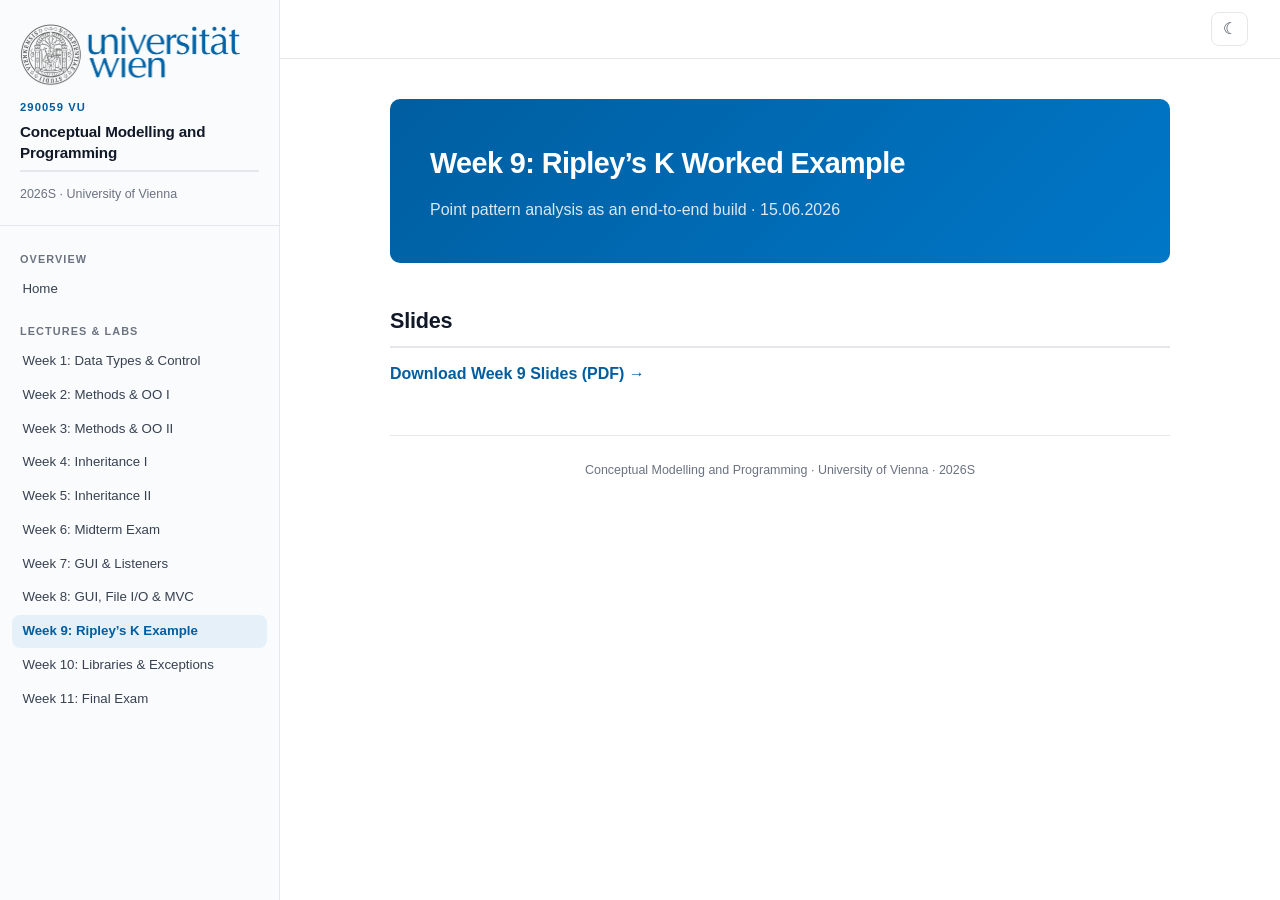
<file: week9.html>
<!DOCTYPE html>
<html lang="en">
<head>
  <meta charset="UTF-8">
  <meta name="viewport" content="width=device-width, initial-scale=1.0">
  <title>Week 9: Ripley's K Worked Example - CMP 2026S</title>
  <link rel="stylesheet" href="style.css">
</head>
<body>

<aside class="sidebar" id="sidebar">
  <div class="sidebar-header">
    <img src="img/uni_logo.png" alt="University of Vienna" class="sidebar-logo">
    <div class="course-id">290059 VU</div>
    <h2>Conceptual Modelling and Programming</h2>
    <div class="semester">2026S &middot; University of Vienna</div>
  </div>
  <nav>
    <div class="nav-section">
      <div class="nav-section-title">Overview</div>
      <a href="index.html">Home</a>
    </div>
    <div class="nav-section">
      <div class="nav-section-title">Lectures &amp; Labs</div>
      <a href="week1.html">Week 1: Data Types &amp; Control</a>
      <a href="week2.html">Week 2: Methods &amp; OO I</a>
      <a href="week3.html">Week 3: Methods &amp; OO II</a>
      <a href="week4.html">Week 4: Inheritance I</a>
      <a href="week5.html">Week 5: Inheritance II</a>
      <a href="week6.html">Week 6: Midterm Exam</a>
      <a href="week7.html">Week 7: GUI &amp; Listeners</a>
      <a href="week8.html">Week 8: GUI, File I/O &amp; MVC</a>
      <a href="week9.html" class="active">Week 9: Ripley&rsquo;s K Example</a>
      <a href="week10.html">Week 10: Libraries &amp; Exceptions</a>
      <a href="week11.html">Week 11: Final Exam</a>
    </div>
  </nav>
</aside>

<div class="sidebar-backdrop" id="backdrop"></div>

<div class="main">
  <div class="topbar">
    <button class="menu-toggle" id="menuToggle" aria-label="Toggle sidebar">&#9776;</button>
    <button class="theme-toggle" id="themeToggle" aria-label="Toggle dark mode">&#9790;</button>
  </div>

  <div class="content">

    <div class="hero">
      <h1>Week 9: Ripley&rsquo;s K Worked Example</h1>
      <p class="subtitle">Point pattern analysis as an end-to-end build &middot; 15.06.2026</p>
    </div>

    <h2>Slides</h2>
    <p><a href="slides/Week9.pdf" style="font-weight:600;" target="_blank">Download Week 9 Slides (PDF) &rarr;</a></p>

    <!--
    Outline to fill in closer to the lecture date:

    <h2>Code Example</h2>
    <pre><code>Code/Week7/src/at/ac/univie/gis/week7/ripleyk/
├── Point.java
└── RipleysKGUI.java
    </code></pre>

    Note on assignments: no separate W9 assignment — the mandatory SIR
    cellular automaton (introduced in W8) is the active project, due W11.
    -->

    <div class="footer">
      <p>Conceptual Modelling and Programming &middot; University of Vienna &middot; 2026S</p>
    </div>
  </div>
</div>

<script src="script.js"></script>
</body>
</html>
</file>
<file: style.css>
/* ===== Reset & Base ===== */
*, *::before, *::after { box-sizing: border-box; margin: 0; padding: 0; }

@import url('https://fonts.googleapis.com/css2?family=Inter:wght@400;500;600;700&family=JetBrains+Mono:wght@400;500&display=swap');

:root {
  --bg: #ffffff;
  --bg-sidebar: #fafbfc;
  --bg-code: #f6f8fa;
  --text: #374151;
  --text-muted: #6b7280;
  --accent: #005ea0;
  --accent-hover: #004a7f;
  --accent-light: #e6f0f8;
  --border: #e5e7eb;
  --heading: #111827;
  --sidebar-width: 280px;
  --table-stripe: #f9fafb;
  --card-shadow: 0 1px 3px rgba(0,0,0,0.06), 0 1px 2px rgba(0,0,0,0.04);
  --card-shadow-hover: 0 10px 25px rgba(0,0,0,0.08), 0 4px 10px rgba(0,0,0,0.04);
  --tag-bg: #e6f0f8;
  --tag-text: #005ea0;
  --gradient: linear-gradient(135deg, #005ea0 0%, #0077c8 100%);
  --radius: 10px;
  --info-bg: #e6f0f8;
  --info-border: #005ea0;
  --success: #10b981;
  --warning: #f59e0b;
}

[data-theme="dark"] {
  --bg: #0f172a;
  --bg-sidebar: #0c1222;
  --bg-code: #1e293b;
  --text: #cbd5e1;
  --text-muted: #64748b;
  --accent: #5ba8d8;
  --accent-hover: #7dc0ea;
  --accent-light: #0d2a42;
  --border: #1e293b;
  --heading: #f1f5f9;
  --table-stripe: #131c31;
  --card-shadow: 0 1px 3px rgba(0,0,0,0.3), 0 1px 2px rgba(0,0,0,0.2);
  --card-shadow-hover: 0 10px 25px rgba(0,0,0,0.4);
  --tag-bg: #0d2a42;
  --tag-text: #5ba8d8;
  --gradient: linear-gradient(135deg, #005ea0 0%, #0077c8 100%);
  --info-bg: #0d2a42;
  --info-border: #5ba8d8;
}

html { scroll-behavior: smooth; }
body {
  font-family: 'Inter', -apple-system, BlinkMacSystemFont, 'Segoe UI', Roboto, sans-serif;
  line-height: 1.7;
  color: var(--text);
  background: var(--bg);
  display: flex;
  min-height: 100vh;
}

a { color: var(--accent); text-decoration: none; transition: color 0.2s; }
a:hover { color: var(--accent-hover); }

/* ===== Sidebar ===== */
.sidebar {
  width: var(--sidebar-width);
  min-width: var(--sidebar-width);
  background: var(--bg-sidebar);
  border-right: 1px solid var(--border);
  padding: 1.5rem 0;
  position: fixed;
  top: 0; left: 0; bottom: 0;
  overflow-y: auto;
  z-index: 100;
  transition: transform 0.3s cubic-bezier(0.4, 0, 0.2, 1);
}

.sidebar-logo {
  display: block;
  max-width: 220px;
  margin-bottom: 0.75rem;
}

.sidebar-header {
  padding: 0 1.25rem 1.25rem;
  border-bottom: 1px solid var(--border);
  margin-bottom: 1rem;
}

.sidebar-header .course-id {
  font-size: 0.7rem;
  color: var(--accent);
  text-transform: uppercase;
  letter-spacing: 0.1em;
  font-weight: 600;
}

.sidebar-header h2 {
  font-size: 0.95rem;
  color: var(--heading);
  line-height: 1.4;
  margin-top: 0.25rem;
  font-weight: 700;
}

.sidebar-header .semester {
  font-size: 0.78rem;
  color: var(--text-muted);
  margin-top: 0.15rem;
}

.sidebar nav { padding: 0 0.75rem; }

.sidebar .nav-section {
  margin-bottom: 0.5rem;
}

.sidebar .nav-section-title {
  font-size: 0.68rem;
  text-transform: uppercase;
  letter-spacing: 0.1em;
  color: var(--text-muted);
  padding: 0.5rem 0.5rem 0.25rem;
  font-weight: 600;
}

.sidebar .nav-section a {
  display: block;
  padding: 0.35rem 0.65rem;
  border-radius: 8px;
  font-size: 0.83rem;
  color: var(--text);
  transition: all 0.15s ease;
}

.sidebar .nav-section a:hover {
  background: var(--border);
  text-decoration: none;
  transform: translateX(2px);
}

.sidebar .nav-section a.active {
  background: var(--accent-light);
  color: var(--accent);
  font-weight: 600;
}

/* ===== Main Content ===== */
.main {
  margin-left: var(--sidebar-width);
  flex: 1;
  min-width: 0;
}

.topbar {
  display: flex;
  align-items: center;
  justify-content: flex-end;
  padding: 0.75rem 2rem;
  border-bottom: 1px solid var(--border);
  position: sticky;
  top: 0;
  background: var(--bg);
  z-index: 50;
  gap: 0.75rem;
  backdrop-filter: blur(8px);
  background: color-mix(in srgb, var(--bg) 85%, transparent);
}

.theme-toggle, .menu-toggle {
  background: none;
  border: 1px solid var(--border);
  border-radius: 8px;
  padding: 0.4rem 0.65rem;
  cursor: pointer;
  font-size: 1rem;
  color: var(--text);
  transition: all 0.2s ease;
}

.theme-toggle:hover, .menu-toggle:hover {
  background: var(--accent-light);
  border-color: var(--accent);
  color: var(--accent);
}

.menu-toggle {
  display: none;
}

.content {
  max-width: 860px;
  margin: 0 auto;
  padding: 2.5rem 2.5rem 4rem;
}

/* ===== Hero Section ===== */
.hero {
  background: var(--gradient);
  border-radius: var(--radius);
  padding: 2.5rem;
  margin-bottom: 2rem;
  color: white;
}

.hero h1 {
  font-size: 1.8rem;
  color: white;
  margin-bottom: 0.5rem;
  font-weight: 700;
}

.hero .subtitle {
  color: rgba(255,255,255,0.85);
  margin-bottom: 0;
  font-size: 1rem;
}

/* ===== Typography ===== */
h1 {
  font-size: 2rem;
  color: var(--heading);
  margin-bottom: 0.5rem;
  font-weight: 700;
  letter-spacing: -0.02em;
}

h2 {
  font-size: 1.35rem;
  color: var(--heading);
  margin: 2.5rem 0 0.75rem;
  padding-bottom: 0.4rem;
  border-bottom: 2px solid var(--border);
  font-weight: 700;
  letter-spacing: -0.01em;
}

h3 {
  font-size: 1.1rem;
  color: var(--heading);
  margin: 1.5rem 0 0.5rem;
  font-weight: 600;
}

p { margin-bottom: 1rem; }
ul, ol { margin: 0.5rem 0 1rem 1.5rem; }
li { margin-bottom: 0.35rem; }

.subtitle {
  font-size: 1.05rem;
  color: var(--text-muted);
  margin-bottom: 1.5rem;
}

/* ===== Tables ===== */
table {
  width: 100%;
  border-collapse: collapse;
  margin: 1rem 0 1.5rem;
  font-size: 0.88rem;
  border-radius: var(--radius);
  overflow: hidden;
  box-shadow: var(--card-shadow);
}

th, td {
  padding: 0.65rem 0.85rem;
  text-align: left;
}

th {
  background: var(--bg-sidebar);
  font-weight: 600;
  color: var(--heading);
  border-bottom: 2px solid var(--border);
  font-size: 0.82rem;
  text-transform: uppercase;
  letter-spacing: 0.03em;
}

td {
  border-bottom: 1px solid var(--border);
}

tr:nth-child(even) { background: var(--table-stripe); }
tr:hover { background: var(--accent-light); }
tr.exam-row { background: var(--tag-bg); }
tr.exam-row td { font-weight: 600; color: var(--accent); }

/* ===== Code ===== */
code {
  background: var(--bg-code);
  padding: 0.15rem 0.45rem;
  border-radius: 5px;
  font-size: 0.84em;
  font-family: 'JetBrains Mono', 'Fira Code', 'Consolas', monospace;
  color: var(--accent);
}

pre {
  background: var(--bg-code);
  padding: 1.25rem 1.5rem;
  border-radius: var(--radius);
  overflow-x: auto;
  margin: 1rem 0 1.5rem;
  border: 1px solid var(--border);
  position: relative;
}

pre code {
  background: none;
  padding: 0;
  font-size: 0.84rem;
  line-height: 1.65;
  color: var(--text);
}

/* ===== Cards ===== */
.card-grid {
  display: grid;
  grid-template-columns: repeat(auto-fill, minmax(240px, 1fr));
  gap: 1rem;
  margin: 1rem 0 1.5rem;
}

.card {
  border: 1px solid var(--border);
  border-radius: var(--radius);
  padding: 1.25rem;
  background: var(--bg);
  box-shadow: var(--card-shadow);
  transition: all 0.25s cubic-bezier(0.4, 0, 0.2, 1);
}

.card:hover {
  box-shadow: var(--card-shadow-hover);
  transform: translateY(-3px);
  border-color: var(--accent);
}

.card h4 {
  font-size: 0.93rem;
  color: var(--heading);
  margin-bottom: 0.4rem;
  font-weight: 600;
}

.card p {
  font-size: 0.84rem;
  color: var(--text-muted);
  margin-bottom: 0.5rem;
}

.tag {
  display: inline-block;
  font-size: 0.68rem;
  padding: 0.2rem 0.55rem;
  border-radius: 99px;
  background: var(--tag-bg);
  color: var(--tag-text);
  font-weight: 600;
  margin-right: 0.3rem;
  margin-bottom: 0.3rem;
  letter-spacing: 0.02em;
}

/* ===== Info Box ===== */
.info-box {
  border-left: 4px solid var(--info-border);
  background: var(--info-bg);
  padding: 1rem 1.25rem;
  border-radius: 0 var(--radius) var(--radius) 0;
  margin: 1rem 0 1.5rem;
}

.info-box p:last-child { margin-bottom: 0; }

/* ===== Badge ===== */
.badge {
  display: inline-flex;
  align-items: center;
  gap: 0.35rem;
  font-size: 0.75rem;
  padding: 0.25rem 0.7rem;
  border-radius: 99px;
  font-weight: 600;
  letter-spacing: 0.02em;
}

.badge-exam {
  background: #fef2f2;
  color: #dc2626;
}

[data-theme="dark"] .badge-exam {
  background: #450a0a;
  color: #fca5a5;
}

.badge-new {
  background: #ecfdf5;
  color: #059669;
}

[data-theme="dark"] .badge-new {
  background: #022c22;
  color: #6ee7b7;
}

/* ===== Section Header with Icon ===== */
.section-icon {
  display: inline-flex;
  align-items: center;
  justify-content: center;
  width: 2rem;
  height: 2rem;
  border-radius: 8px;
  background: var(--accent-light);
  color: var(--accent);
  font-size: 1rem;
  margin-right: 0.5rem;
  vertical-align: middle;
}

/* ===== Topic List ===== */
.topic-list {
  list-style: none;
  margin-left: 0;
  padding: 0;
}

.topic-list li {
  padding: 0.6rem 0.75rem;
  border-bottom: 1px solid var(--border);
  border-radius: 6px;
  transition: background 0.15s;
}

.topic-list li:hover {
  background: var(--accent-light);
}

.topic-list li:last-child { border-bottom: none; }

/* ===== Grading Bar ===== */
.grading-bar {
  display: flex;
  height: 12px;
  border-radius: 99px;
  overflow: hidden;
  margin: 0.75rem 0 1rem;
  box-shadow: var(--card-shadow);
}

.grading-bar > div {
  transition: width 0.5s ease;
}

.grading-legend {
  display: flex;
  flex-wrap: wrap;
  gap: 1rem;
  font-size: 0.82rem;
  color: var(--text-muted);
}

.grading-legend span::before {
  content: '';
  display: inline-block;
  width: 10px;
  height: 10px;
  border-radius: 3px;
  margin-right: 0.4rem;
  vertical-align: middle;
}

/* ===== Assignment Box ===== */
.assignment-box {
  border: 2px solid var(--accent);
  border-radius: var(--radius);
  padding: 1.5rem;
  margin: 1rem 0 1.5rem;
  background: var(--accent-light);
}

.assignment-box h3 {
  margin-top: 0;
  color: var(--accent);
}

/* ===== Footer ===== */
.footer {
  margin-top: 3rem;
  padding-top: 1.5rem;
  border-top: 1px solid var(--border);
  text-align: center;
  font-size: 0.78rem;
  color: var(--text-muted);
}

/* ===== Animations ===== */
@keyframes fadeInUp {
  from { opacity: 0; transform: translateY(12px); }
  to { opacity: 1; transform: translateY(0); }
}

.content > * {
  animation: fadeInUp 0.4s ease both;
}

.content > *:nth-child(2) { animation-delay: 0.05s; }
.content > *:nth-child(3) { animation-delay: 0.1s; }
.content > *:nth-child(4) { animation-delay: 0.15s; }
.content > *:nth-child(5) { animation-delay: 0.2s; }

/* ===== Responsive ===== */
@media (max-width: 768px) {
  .sidebar {
    transform: translateX(-100%);
  }
  .sidebar.open {
    transform: translateX(0);
  }
  .main {
    margin-left: 0;
  }
  .menu-toggle {
    display: block;
  }
  .content {
    padding: 1.5rem 1rem 3rem;
  }
  .card-grid {
    grid-template-columns: 1fr;
  }
  .hero {
    padding: 1.75rem;
  }
  .hero h1 {
    font-size: 1.4rem;
  }
}

/* ===== Backdrop for mobile sidebar ===== */
.sidebar-backdrop {
  display: none;
  position: fixed;
  inset: 0;
  background: rgba(0,0,0,0.5);
  z-index: 99;
  backdrop-filter: blur(2px);
}

.sidebar-backdrop.show {
  display: block;
}

/* ===== Scrollbar ===== */
::-webkit-scrollbar {
  width: 6px;
  height: 6px;
}

::-webkit-scrollbar-track {
  background: transparent;
}

::-webkit-scrollbar-thumb {
  background: var(--border);
  border-radius: 99px;
}

::-webkit-scrollbar-thumb:hover {
  background: var(--text-muted);
}
</file>
